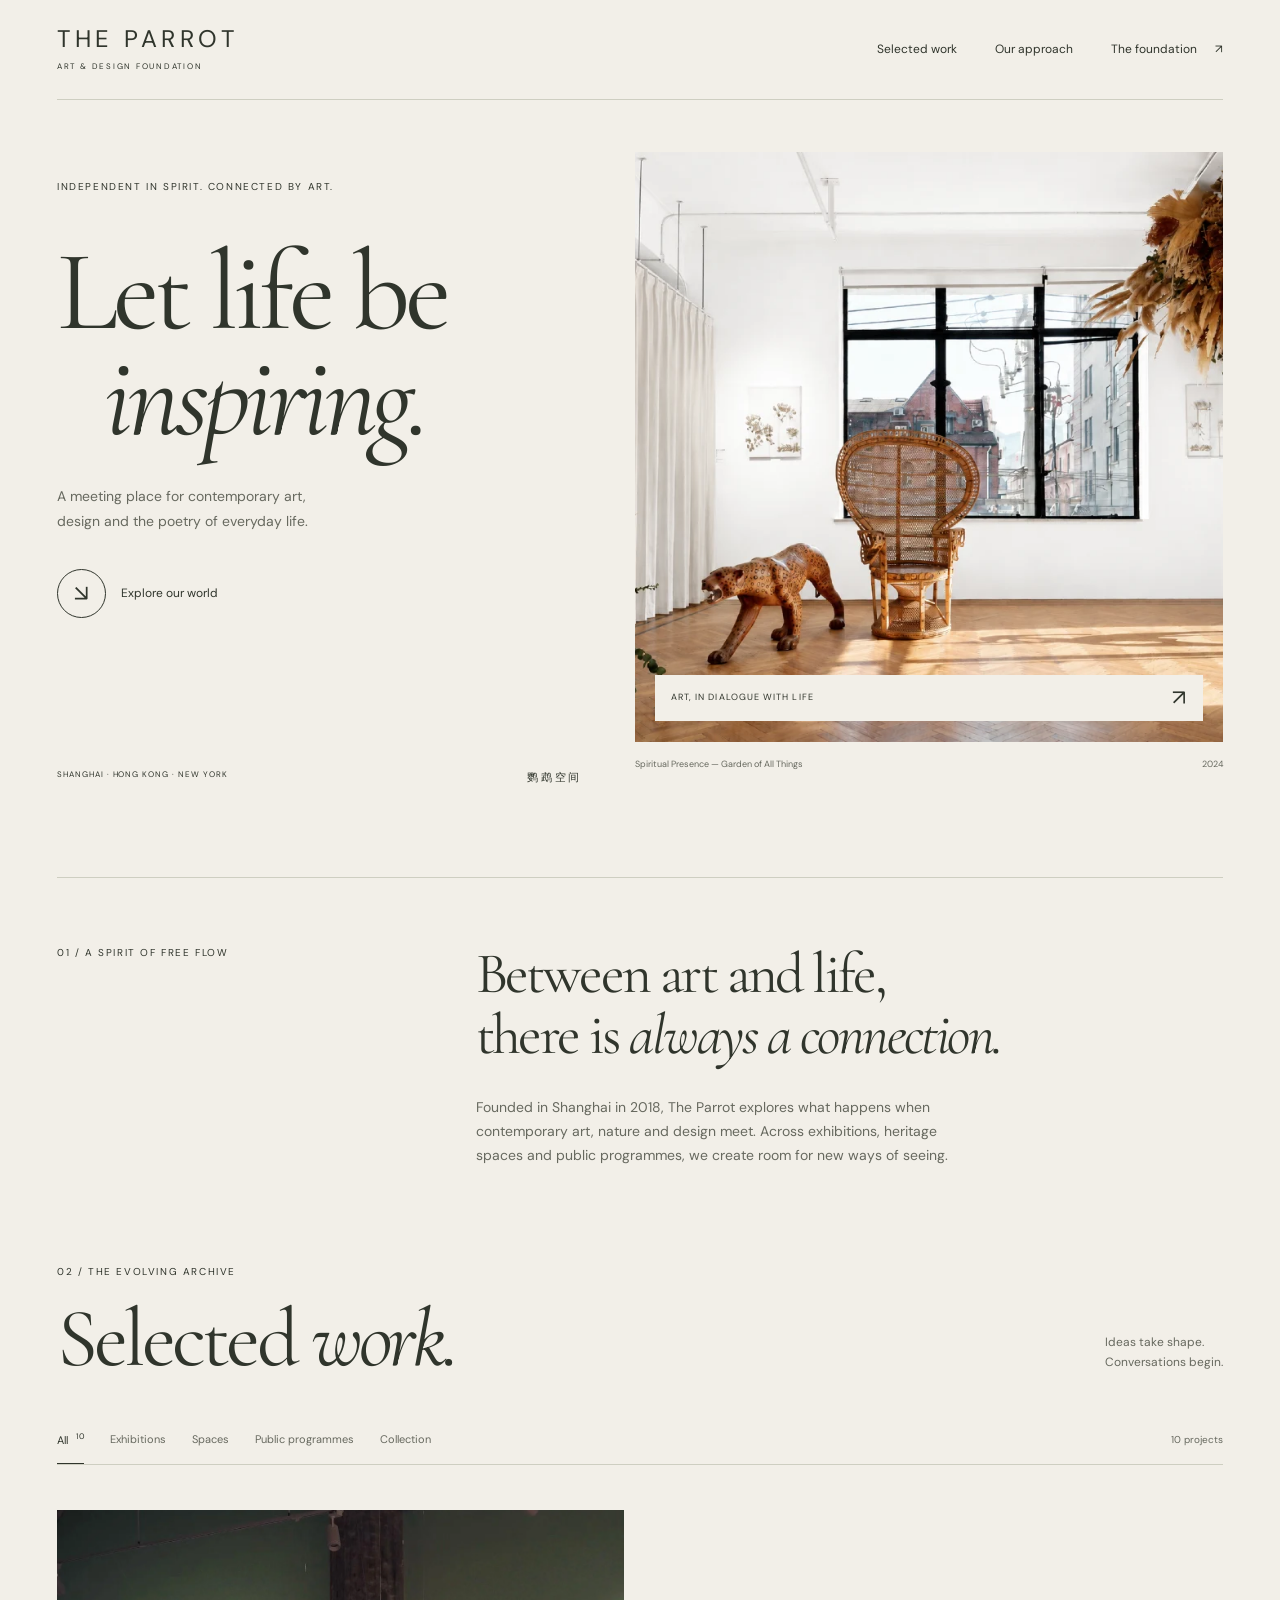
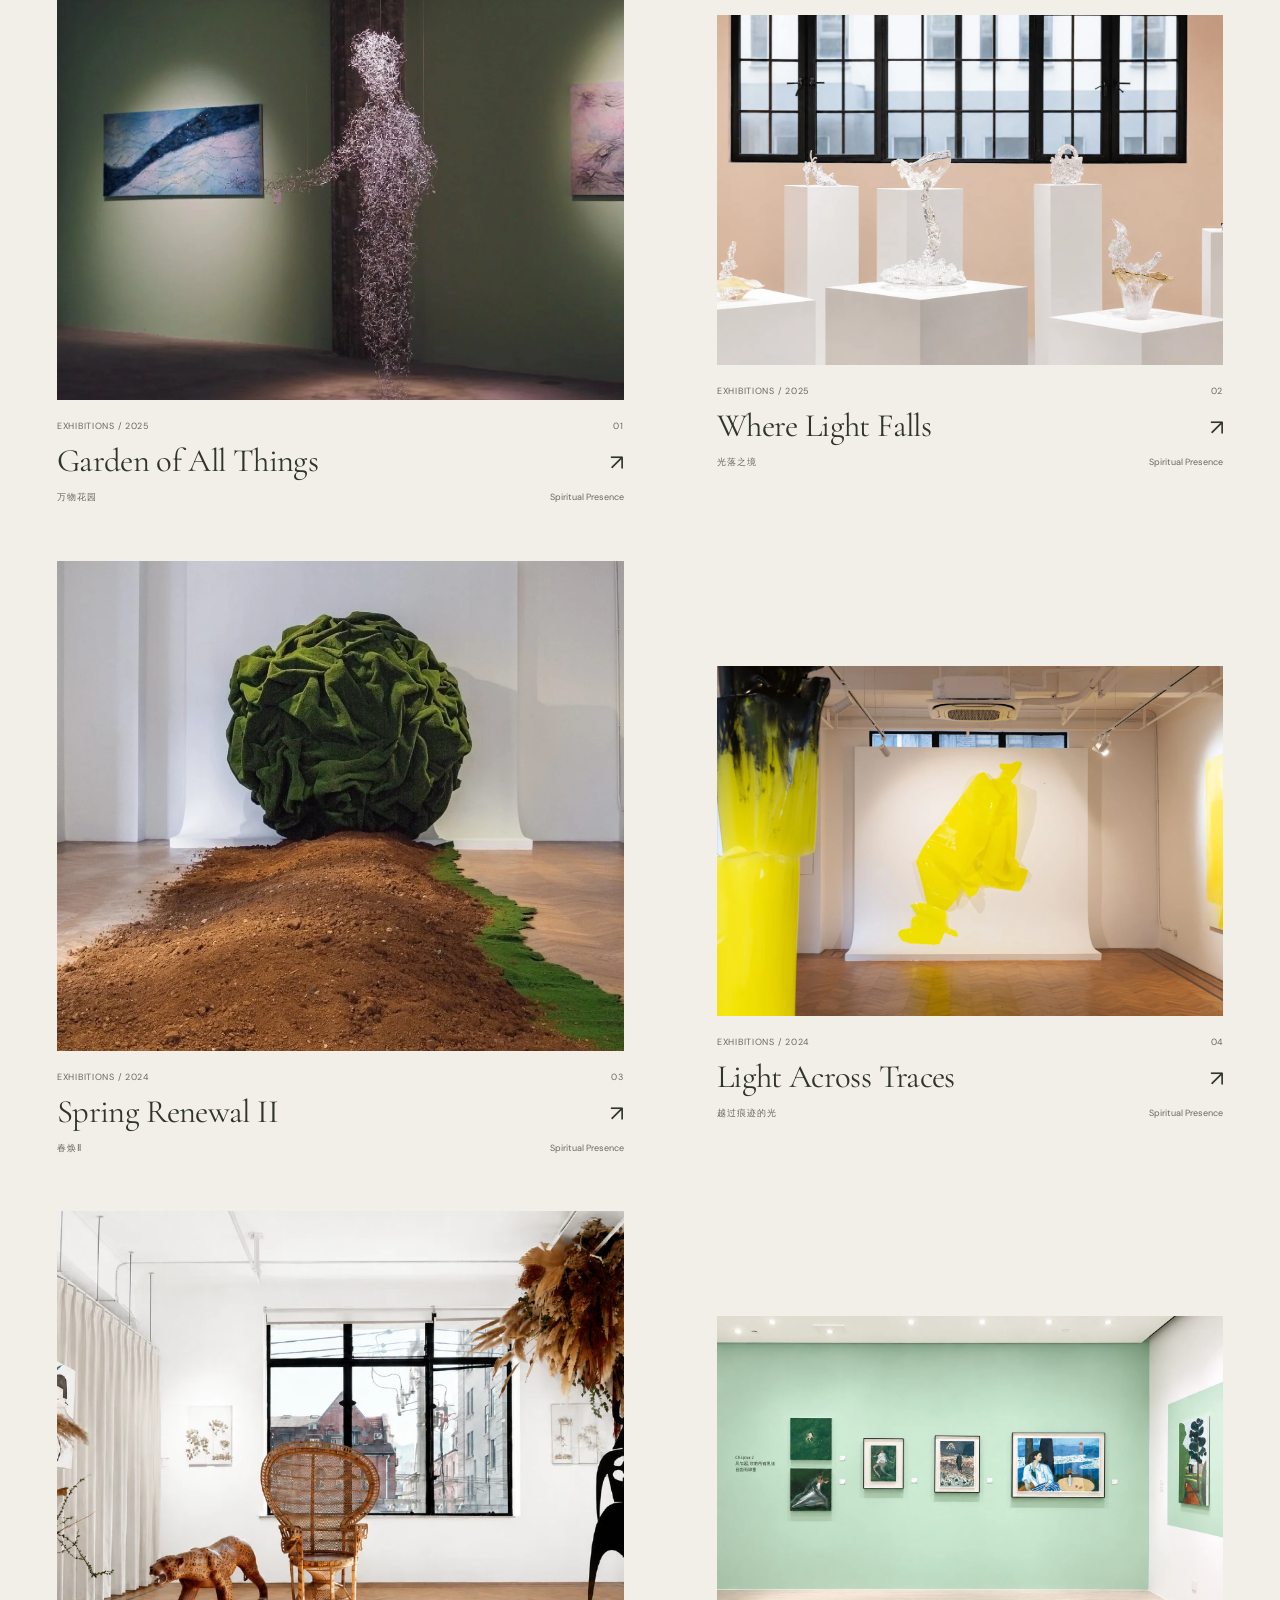
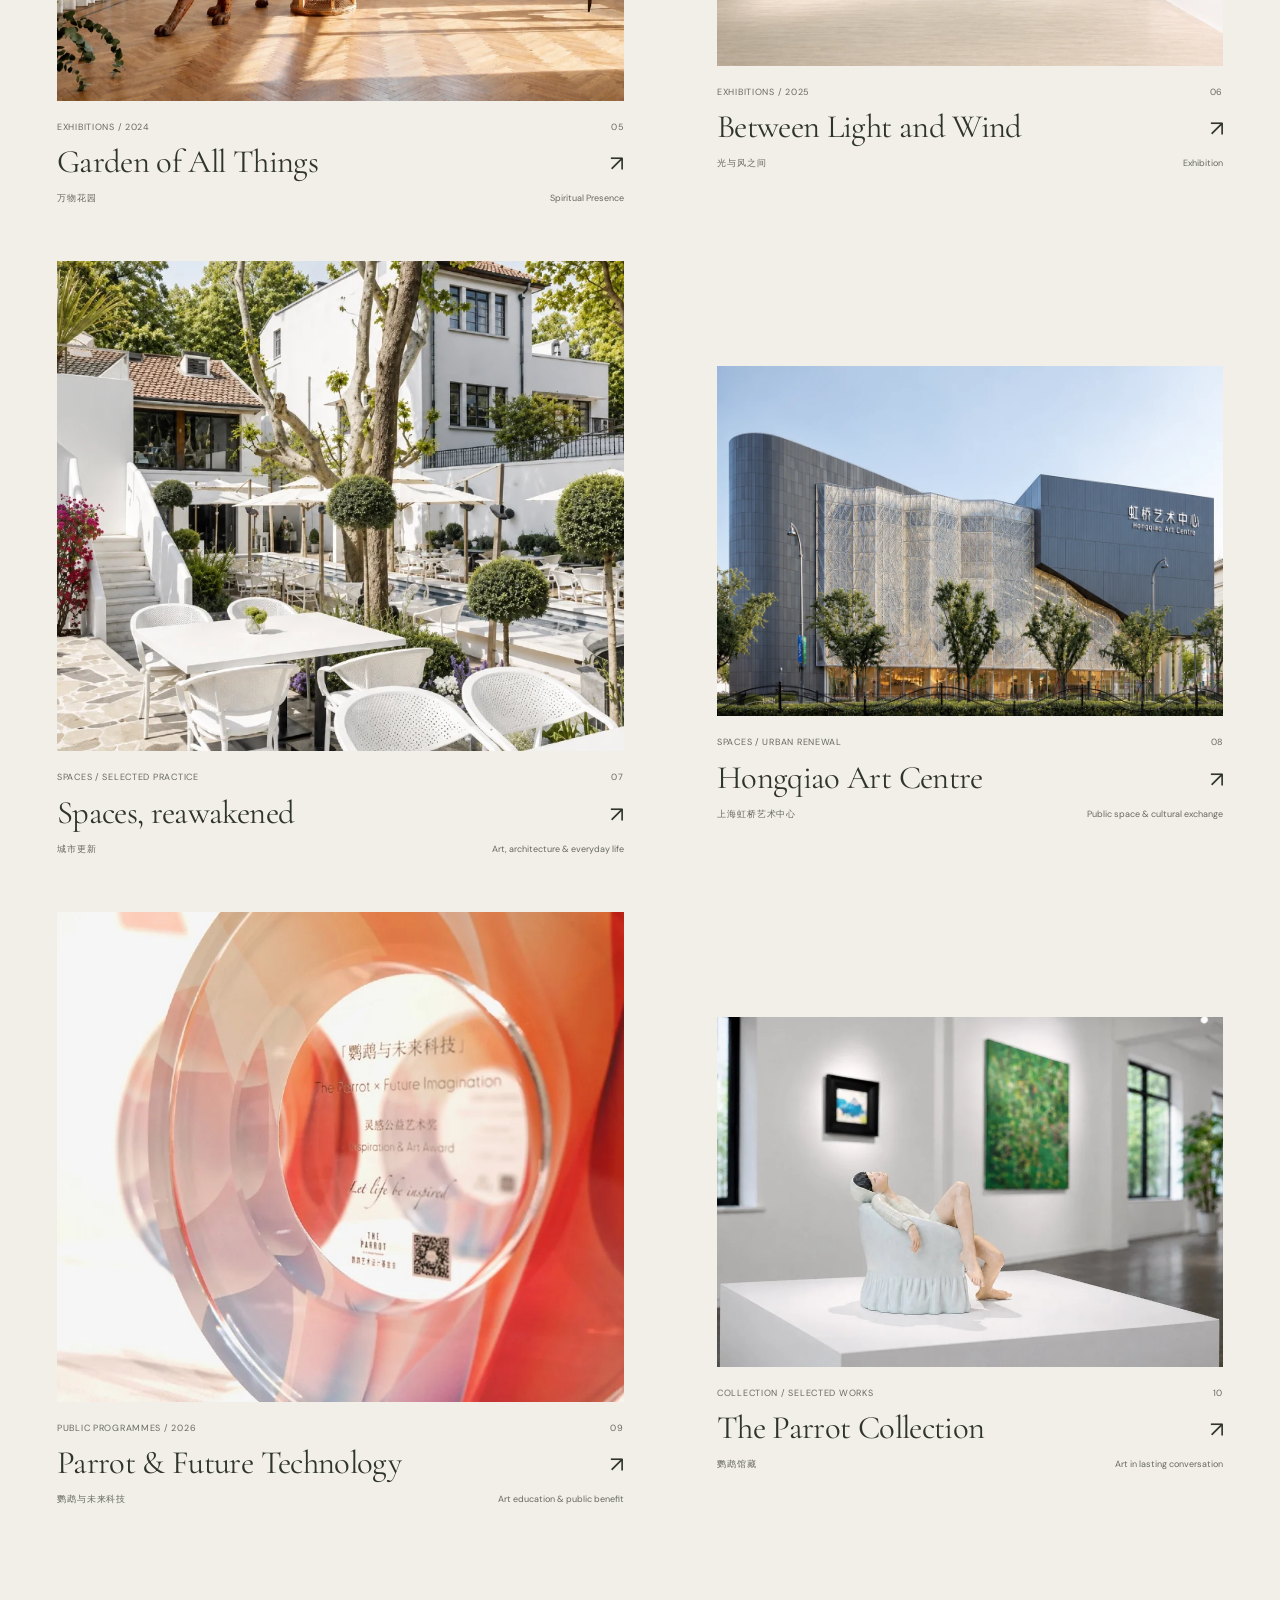
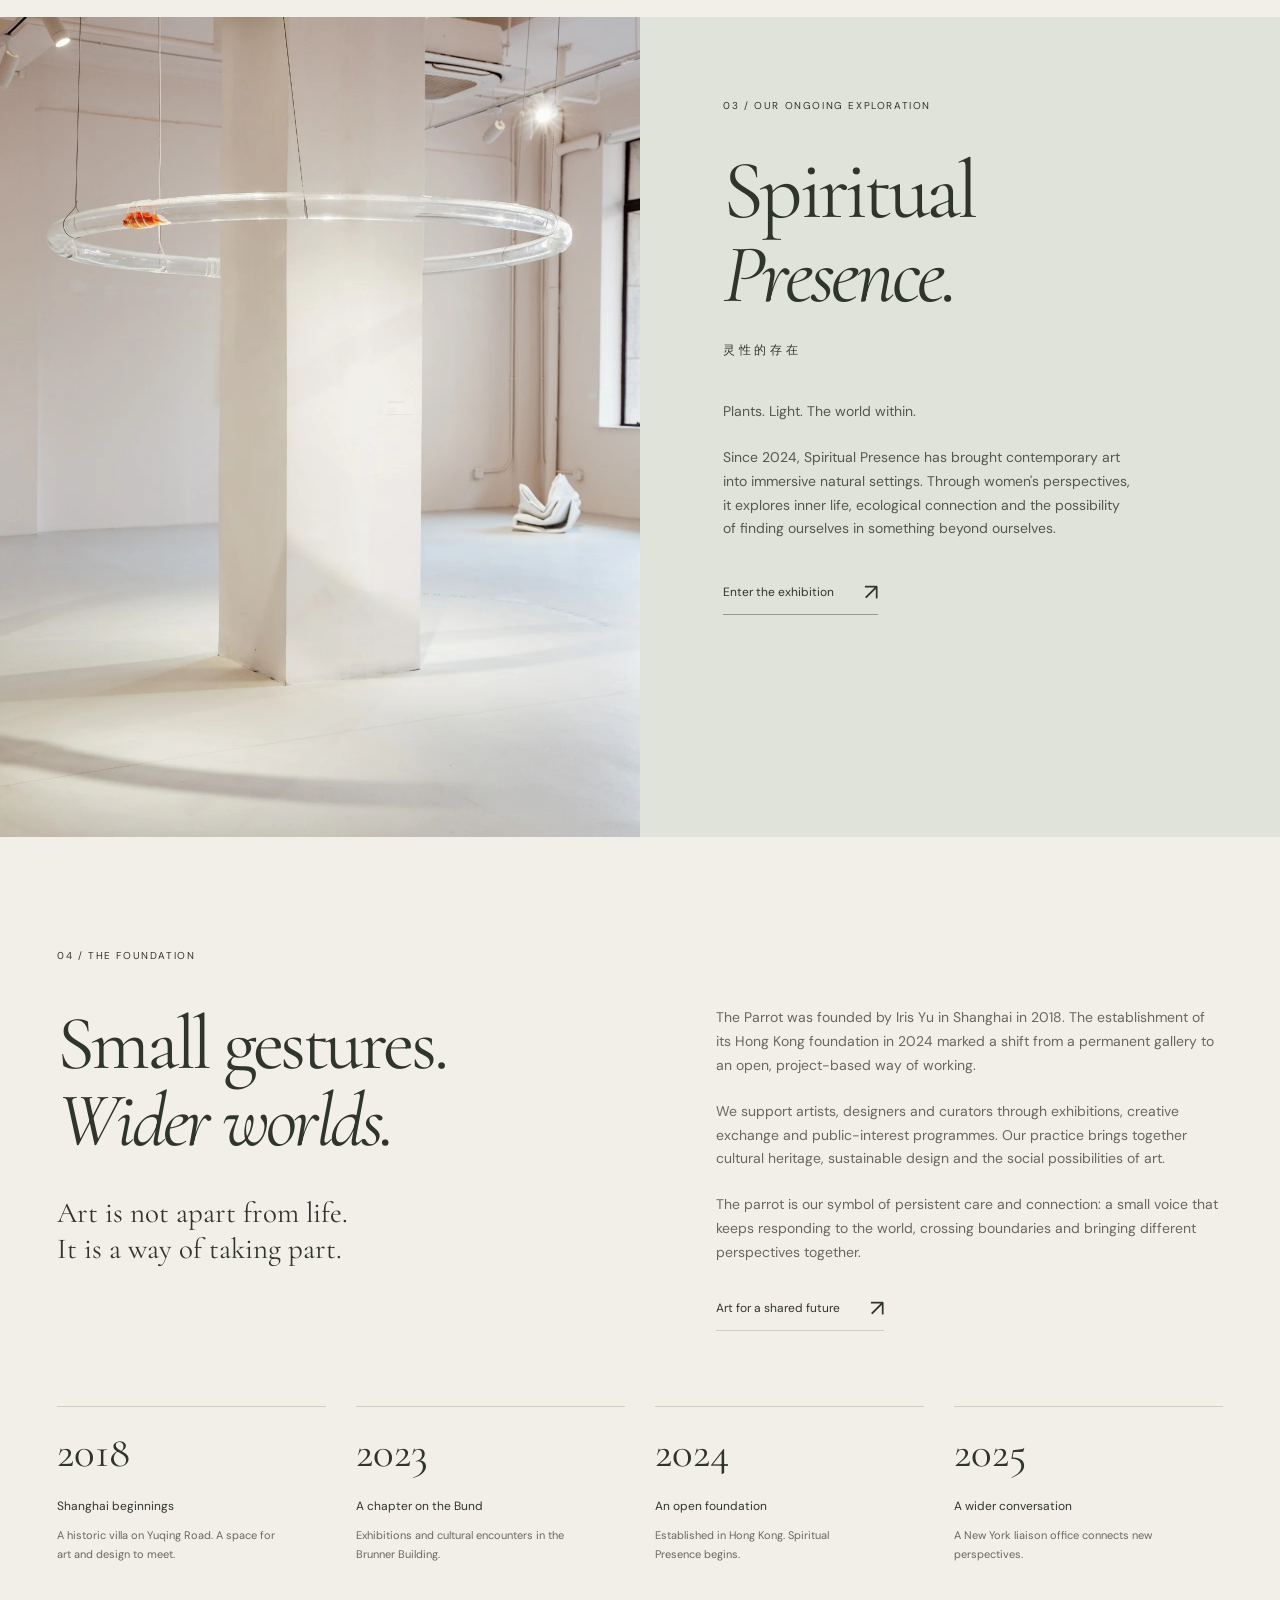
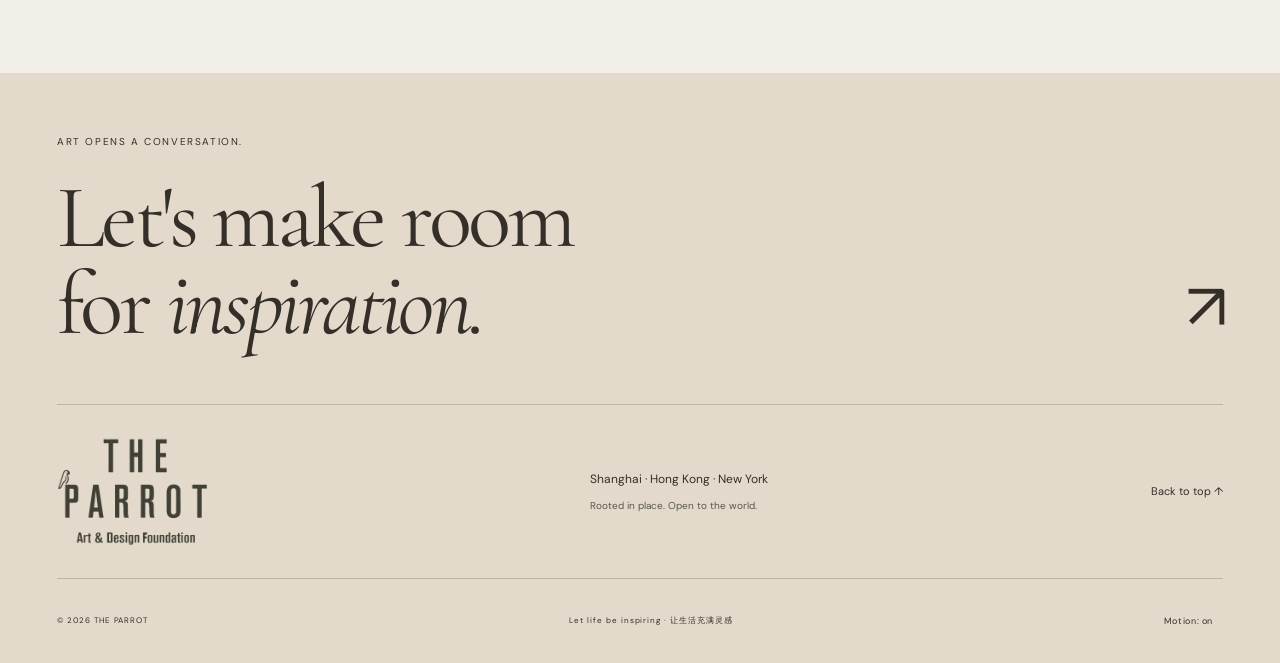
<file: index.html>
<!doctype html><html lang="en"><head><meta charset="utf-8"><meta name="viewport" content="width=device-width,initial-scale=1"><meta name="description" content="The Parrot brings contemporary art, design and everyday life into conversation. Explore exhibitions, spatial practice and public programmes."><meta name="theme-color" content="#f2efe8"><title>The Parrot — Let life be inspiring</title><link rel="icon" href="assets/bird.png"><link rel="stylesheet" href="style.css"><script src="app.js" defer></script></head><body id="top" class=""><a class="skip" href="#main">Skip to content</a>
<header class="site-header"><a href="index.html" class="wordmark" aria-label="The Parrot home"><span>THE PARROT</span><small>ART & DESIGN FOUNDATION</small></a>
<nav aria-label="Main navigation"><a href="index.html#work">Selected work</a><a href="index.html#spirit">Our approach</a><a href="index.html#foundation">The foundation <span aria-hidden="true">↗</span></a></nav></header><main id="main">
<section class="hero" aria-labelledby="hero-title"><div class="hero-copy"><p class="eyebrow intro-label">Independent in spirit. Connected by art.</p><h1 id="hero-title"><span>Let life be</span><em>inspiring.</em></h1><p class="hero-description">A meeting place for contemporary art,<br class="desktop-break"> design and the poetry of everyday life.</p><a href="#work" class="text-link hero-link"><span class="circle-arrow" aria-hidden="true">↘</span>Explore our world</a><div class="hero-bottom"><span>SHANGHAI · HONG KONG · NEW YORK</span><span lang="zh-Hans">鹦鹉空间</span></div></div><figure class="hero-art"><a href="projects/garden-of-all-things-2024.html" aria-label="Explore Garden of All Things, 2024"><img src="assets/p33-109.webp" alt="Sunlight, sculptural objects and lush botanicals in Garden of All Things, 2024" width="1085" height="723" class="" loading="eager" decoding="async"><span class="hero-image-label">ART, IN DIALOGUE WITH LIFE <span aria-hidden="true">↗</span></span></a><figcaption><span>Spiritual Presence — Garden of All Things</span><span>2024</span></figcaption></figure></section>
<section class="intro section-rule"><p class="eyebrow">01 / A spirit of free flow</p><div><h2>Between art and life,<br>there is <em>always a connection.</em></h2><p>Founded in Shanghai in 2018, The Parrot explores what happens when contemporary art, nature and design meet. Across exhibitions, heritage spaces and public programmes, we create room for new ways of seeing.</p></div></section>
<section id="work" class="work" aria-labelledby="work-title"><div class="section-heading"><div><p class="eyebrow">02 / The evolving archive</p><h2 id="work-title">Selected <em>work.</em></h2></div><p>Ideas take shape.<br>Conversations begin.</p></div>
<div class="filter-bar"><div class="filters" aria-label="Filter projects"><button type="button" data-filter="All" aria-pressed="true">All <sup>10</sup></button><button type="button" data-filter="Exhibitions" aria-pressed="false">Exhibitions</button><button type="button" data-filter="Spaces" aria-pressed="false">Spaces</button><button type="button" data-filter="Public programmes" aria-pressed="false">Public programmes</button><button type="button" data-filter="Collection" aria-pressed="false">Collection</button></div><p class="results" aria-live="polite">10 projects</p></div><div class="project-grid"><a class="project-card" data-category="Exhibitions" href="projects/garden-of-all-things-2025.html"><div class="card-image"><img src="assets/p40-262.webp" alt="A suspended sculptural figure in a softly lit green exhibition room" width="1315" height="1703" class="" loading="lazy" decoding="async"><span class="image-cta" aria-hidden="true">Explore ↗</span></div><div class="card-meta"><span>Exhibitions / 2025</span><span>01</span></div><h3>Garden of All Things<span aria-hidden="true">↗</span></h3><p class="card-subtitle"><span lang="zh-Hans">万物花园</span><span>Spiritual Presence</span></p></a><a class="project-card" data-category="Exhibitions" href="projects/where-light-falls.html"><div class="card-image"><img src="assets/p38-252.webp" alt="White sculptural vessels on plinths beneath a tall heritage window" width="1672" height="941" class="" loading="lazy" decoding="async"><span class="image-cta" aria-hidden="true">Explore ↗</span></div><div class="card-meta"><span>Exhibitions / 2025</span><span>02</span></div><h3>Where Light Falls<span aria-hidden="true">↗</span></h3><p class="card-subtitle"><span lang="zh-Hans">光落之境</span><span>Spiritual Presence</span></p></a><a class="project-card" data-category="Exhibitions" href="projects/spring-renewal-ii.html"><div class="card-image"><img src="assets/p25-102.webp" alt="A large green plant-inspired form above an installation of earth and moss" width="1085" height="1446" class="" loading="lazy" decoding="async"><span class="image-cta" aria-hidden="true">Explore ↗</span></div><div class="card-meta"><span>Exhibitions / 2024</span><span>03</span></div><h3>Spring Renewal II<span aria-hidden="true">↗</span></h3><p class="card-subtitle"><span lang="zh-Hans">春焕Ⅱ</span><span>Spiritual Presence</span></p></a><a class="project-card" data-category="Exhibitions" href="projects/light-across-traces.html"><div class="card-image"><img src="assets/p30-211.webp" alt="Brilliant yellow painted forms in a white exhibition space" width="1920" height="1081" class="" loading="lazy" decoding="async"><span class="image-cta" aria-hidden="true">Explore ↗</span></div><div class="card-meta"><span>Exhibitions / 2024</span><span>04</span></div><h3>Light Across Traces<span aria-hidden="true">↗</span></h3><p class="card-subtitle"><span lang="zh-Hans">越过痕迹的光</span><span>Spiritual Presence</span></p></a><a class="project-card" data-category="Exhibitions" href="projects/garden-of-all-things-2024.html"><div class="card-image"><img src="assets/p33-109.webp" alt="Sunlit heritage gallery with botanicals, furniture and sculptural forms" width="1085" height="723" class="" loading="lazy" decoding="async"><span class="image-cta" aria-hidden="true">Explore ↗</span></div><div class="card-meta"><span>Exhibitions / 2024</span><span>05</span></div><h3>Garden of All Things<span aria-hidden="true">↗</span></h3><p class="card-subtitle"><span lang="zh-Hans">万物花园</span><span>Spiritual Presence</span></p></a><a class="project-card" data-category="Exhibitions" href="projects/between-light-and-wind.html"><div class="card-image"><img src="assets/p36-241.webp" alt="Paintings arranged along a pale green gallery wall" width="1448" height="1086" class="" loading="lazy" decoding="async"><span class="image-cta" aria-hidden="true">Explore ↗</span></div><div class="card-meta"><span>Exhibitions / 2025</span><span>06</span></div><h3>Between Light and Wind<span aria-hidden="true">↗</span></h3><p class="card-subtitle"><span lang="zh-Hans">光与风之间</span><span>Exhibition</span></p></a><a class="project-card" data-category="Spaces" href="projects/urban-renewal.html"><div class="card-image"><img src="assets/p50-323.webp" alt="A leafy terrace and heritage mansion at 285 Hunan Road" width="1082" height="640" class="" loading="lazy" decoding="async"><span class="image-cta" aria-hidden="true">Explore ↗</span></div><div class="card-meta"><span>Spaces / Selected practice</span><span>07</span></div><h3>Spaces, reawakened<span aria-hidden="true">↗</span></h3><p class="card-subtitle"><span lang="zh-Hans">城市更新</span><span>Art, architecture &amp; everyday life</span></p></a><a class="project-card" data-category="Spaces" href="projects/hongqiao-art-centre.html"><div class="card-image"><img src="assets/p52-336.webp" alt="The perforated facade of Shanghai Hongqiao Art Centre" width="1122" height="1402" class="" loading="lazy" decoding="async"><span class="image-cta" aria-hidden="true">Explore ↗</span></div><div class="card-meta"><span>Spaces / Urban renewal</span><span>08</span></div><h3>Hongqiao Art Centre<span aria-hidden="true">↗</span></h3><p class="card-subtitle"><span lang="zh-Hans">上海虹桥艺术中心</span><span>Public space &amp; cultural exchange</span></p></a><a class="project-card" data-category="Public programmes" href="projects/parrot-future-technology.html"><div class="card-image"><img src="assets/p43-280.webp" alt="Translucent award trophy for the Parrot and Future Technology children&#x27;s art programme" width="1085" height="723" class="" loading="lazy" decoding="async"><span class="image-cta" aria-hidden="true">Explore ↗</span></div><div class="card-meta"><span>Public programmes / 2026</span><span>09</span></div><h3>Parrot &amp; Future Technology<span aria-hidden="true">↗</span></h3><p class="card-subtitle"><span lang="zh-Hans">鹦鹉与未来科技</span><span>Art education &amp; public benefit</span></p></a><a class="project-card" data-category="Collection" href="projects/the-parrot-collection.html"><div class="card-image"><img src="assets/p55-354.webp" alt="A figurative sculpture on a plinth among paintings in the gallery" width="1042" height="694" class="" loading="lazy" decoding="async"><span class="image-cta" aria-hidden="true">Explore ↗</span></div><div class="card-meta"><span>Collection / Selected works</span><span>10</span></div><h3>The Parrot Collection<span aria-hidden="true">↗</span></h3><p class="card-subtitle"><span lang="zh-Hans">鹦鹉馆藏</span><span>Art in lasting conversation</span></p></a></div></section>
<section id="spirit" class="spirit" aria-labelledby="spirit-title"><div class="spirit-image"><img src="assets/p26-187.webp" alt="A circular white installation lit by a heritage window in Spring Renewal II" width="1280" height="1920" class="" loading="lazy" decoding="async"></div><div class="spirit-copy"><p class="eyebrow">03 / Our ongoing exploration</p><h2 id="spirit-title">Spiritual<br><em>Presence.</em></h2><p class="chinese-heading" lang="zh-Hans">灵性的存在</p><p>Plants. Light. The world within.</p><p>Since 2024, Spiritual Presence has brought contemporary art into immersive natural settings. Through women's perspectives, it explores inner life, ecological connection and the possibility of finding ourselves in something beyond ourselves.</p><a class="text-link" href="projects/spring-renewal-ii.html">Enter the exhibition <span aria-hidden="true">↗</span></a></div></section>
<section id="foundation" class="foundation" aria-labelledby="foundation-title"><p class="eyebrow">04 / The foundation</p><div class="foundation-main"><div><h2 id="foundation-title">Small gestures.<br><em>Wider worlds.</em></h2><p class="foundation-statement">Art is not apart from life.<br>It is a way of taking part.</p></div><div class="foundation-detail"><p>The Parrot was founded by Iris Yu in Shanghai in 2018. The establishment of its Hong Kong foundation in 2024 marked a shift from a permanent gallery to an open, project-based way of working.</p><p>We support artists, designers and curators through exhibitions, creative exchange and public-interest programmes. Our practice brings together cultural heritage, sustainable design and the social possibilities of art.</p><p>The parrot is our symbol of persistent care and connection: a small voice that keeps responding to the world, crossing boundaries and bringing different perspectives together.</p><a class="text-link" href="projects/parrot-future-technology.html">Art for a shared future <span aria-hidden="true">↗</span></a></div></div><ol class="timeline"><li><span>2018</span><h3>Shanghai beginnings</h3><p>A historic villa on Yuqing Road. A space for art and design to meet.</p></li><li><span>2023</span><h3>A chapter on the Bund</h3><p>Exhibitions and cultural encounters in the Brunner Building.</p></li><li><span>2024</span><h3>An open foundation</h3><p>Established in Hong Kong. Spiritual Presence begins.</p></li><li><span>2025</span><h3>A wider conversation</h3><p>A New York liaison office connects new perspectives.</p></li></ol></section></main><footer class="footer"><div class="footer-top"><p class="eyebrow">Art opens a conversation.</p><a href="index.html#foundation" class="footer-invite">Let's make room<br>for <em>inspiration.</em><span aria-hidden="true">↗</span></a></div><div class="footer-bottom"><a href="index.html" aria-label="The Parrot home"><img src="assets/parrot-mark.png" alt="The Parrot — Art &amp; Design Foundation" width="740" height="522" class="footer-mark" loading="lazy" decoding="async"></a><div><p>Shanghai · Hong Kong · New York</p><p class="muted">Rooted in place. Open to the world.</p></div><a href="#top" class="top-link">Back to top ↑</a></div><div class="colophon"><span>© 2026 THE PARROT</span><span>Let life be inspiring · 让生活充满灵感</span></div></footer></body></html>
</file>
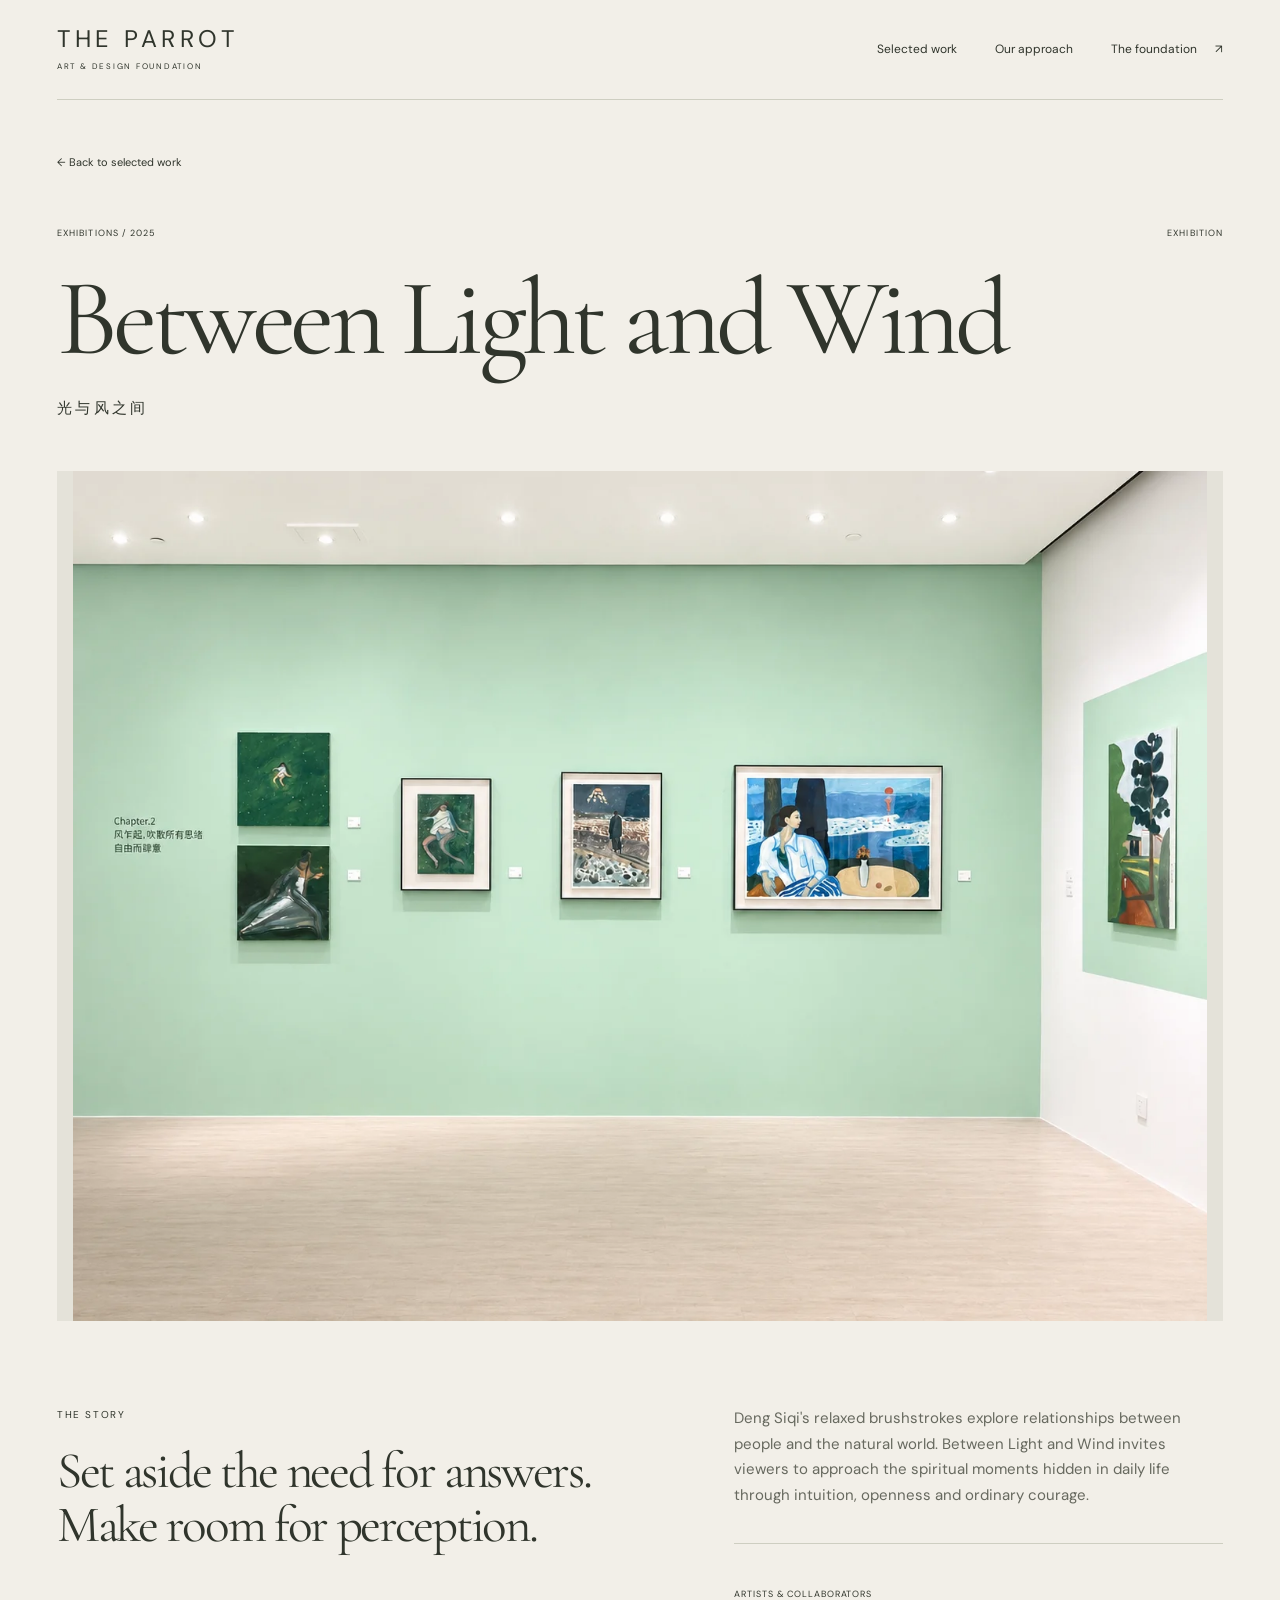
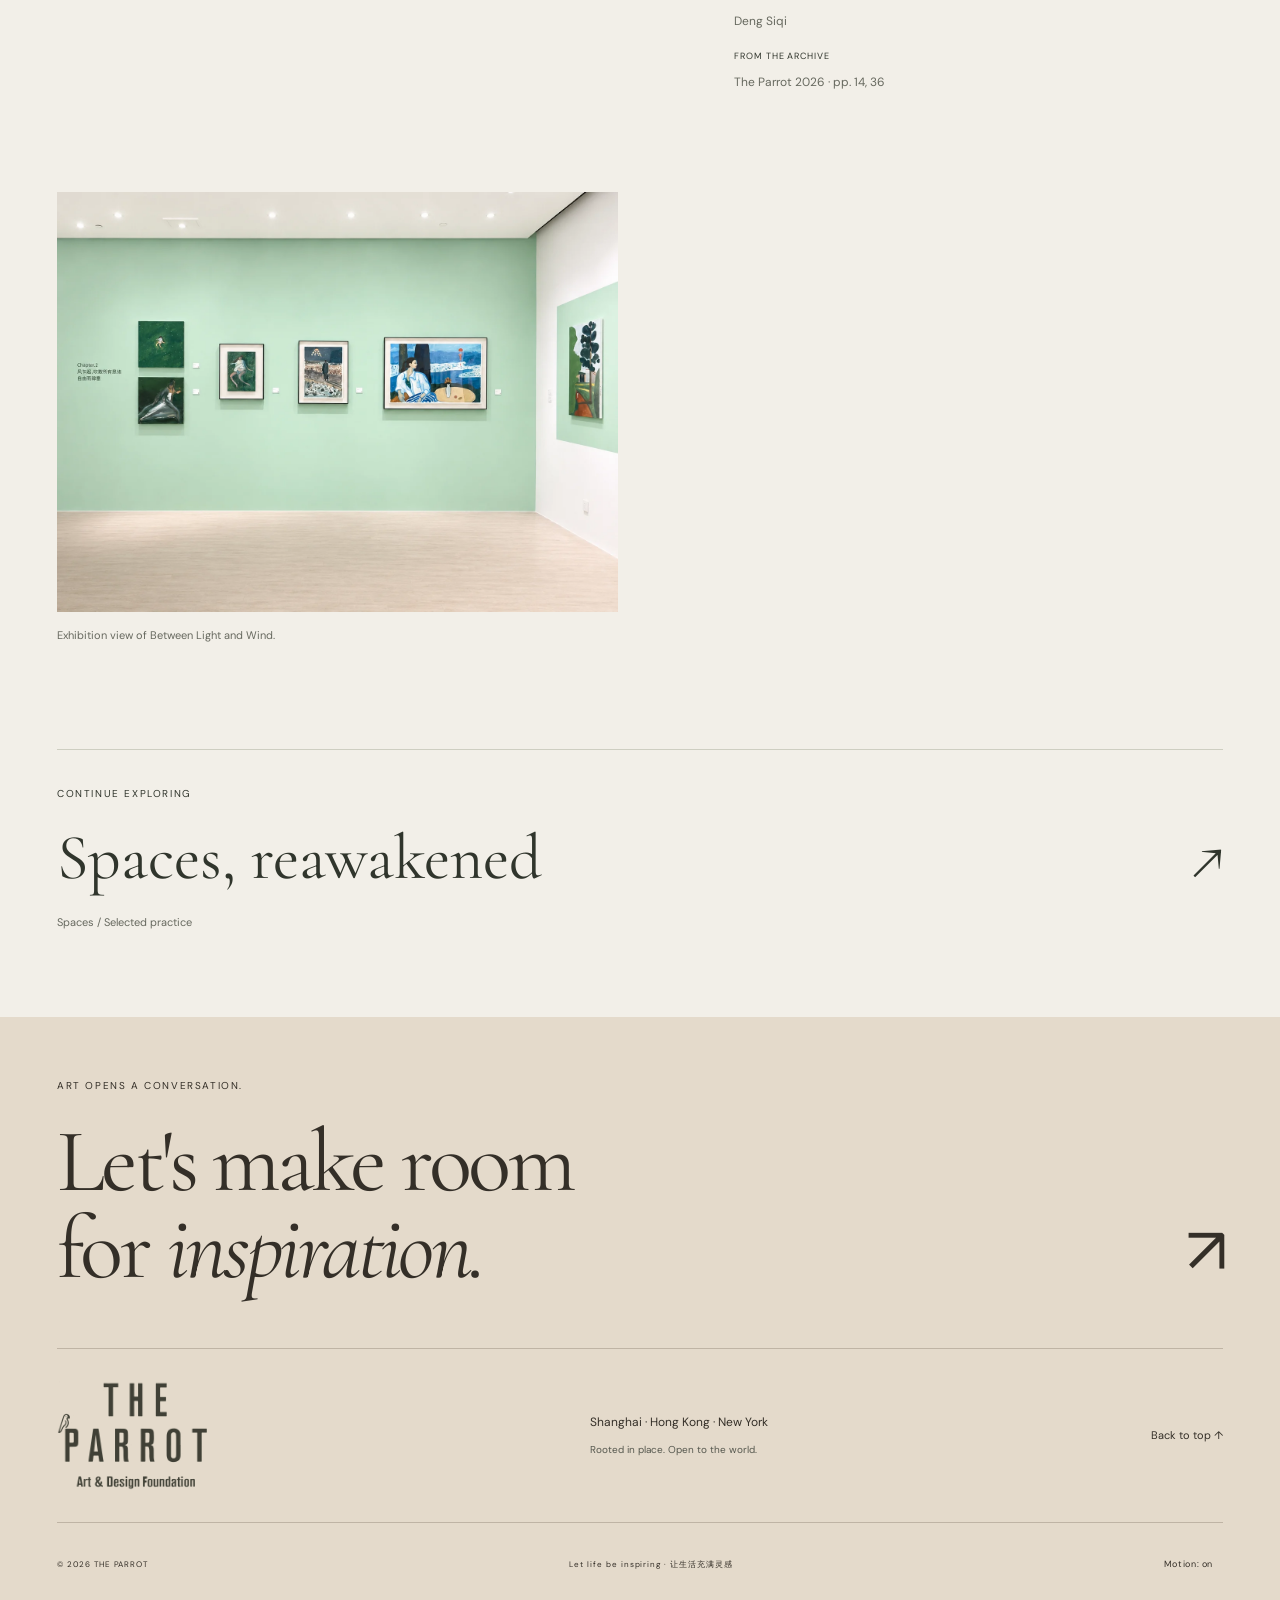
<file: projects/between-light-and-wind.html>
<!doctype html><html lang="en"><head><meta charset="utf-8"><meta name="viewport" content="width=device-width,initial-scale=1"><meta name="description" content="Set aside the need for answers. Make room for perception."><meta name="theme-color" content="#f2efe8"><title>Between Light and Wind — The Parrot</title><link rel="icon" href="../assets/bird.png"><link rel="stylesheet" href="../style.css"><script src="../app.js" defer></script></head><body id="top" class="project-page"><a class="skip" href="#main">Skip to content</a>
<header class="site-header"><a href="../index.html" class="wordmark" aria-label="The Parrot home"><span>THE PARROT</span><small>ART & DESIGN FOUNDATION</small></a>
<nav aria-label="Main navigation"><a href="../index.html#work">Selected work</a><a href="../index.html#spirit">Our approach</a><a href="../index.html#foundation">The foundation <span aria-hidden="true">↗</span></a></nav></header><main id="main"><section class="project-heading"><a class="back" href="../index.html#work">← Back to selected work</a><div class="project-kicker"><span>Exhibitions / 2025</span><span>Exhibition</span></div><h1>Between Light and Wind</h1><p class="project-chinese" lang="zh-Hans">光与风之间</p></section><figure class="project-hero"><img src="../assets/p36-241.webp" alt="Paintings arranged along a pale green gallery wall" width="1448" height="1086" class="" loading="eager" decoding="async"></figure><section class="project-story"><div><p class="eyebrow">The story</p><h2>Set aside the need for answers. Make room for perception.</h2></div><div><p>Deng Siqi&#x27;s relaxed brushstrokes explore relationships between people and the natural world. Between Light and Wind invites viewers to approach the spiritual moments hidden in daily life through intuition, openness and ordinary courage.</p><dl><dt>Artists & collaborators</dt><dd>Deng Siqi</dd><dt>From the archive</dt><dd>The Parrot 2026 · pp. 14, 36</dd></dl></div></section><section class="gallery" aria-label="Project image gallery"><figure class="gallery-item"><img src="../assets/p36-241.webp" alt="Exhibition view of Between Light and Wind." width="1448" height="1086" class="" loading="lazy" decoding="async"><figcaption>Exhibition view of Between Light and Wind.</figcaption></figure></section><aside class="next-project"><p class="eyebrow">Continue exploring</p><a href="urban-renewal.html">Spaces, reawakened<span aria-hidden="true">↗</span></a><p>Spaces / Selected practice</p></aside></main><footer class="footer"><div class="footer-top"><p class="eyebrow">Art opens a conversation.</p><a href="../index.html#foundation" class="footer-invite">Let's make room<br>for <em>inspiration.</em><span aria-hidden="true">↗</span></a></div><div class="footer-bottom"><a href="../index.html" aria-label="The Parrot home"><img src="../assets/parrot-mark.png" alt="The Parrot — Art &amp; Design Foundation" width="740" height="522" class="footer-mark" loading="lazy" decoding="async"></a><div><p>Shanghai · Hong Kong · New York</p><p class="muted">Rooted in place. Open to the world.</p></div><a href="#top" class="top-link">Back to top ↑</a></div><div class="colophon"><span>© 2026 THE PARROT</span><span>Let life be inspiring · 让生活充满灵感</span></div></footer></body></html>
</file>
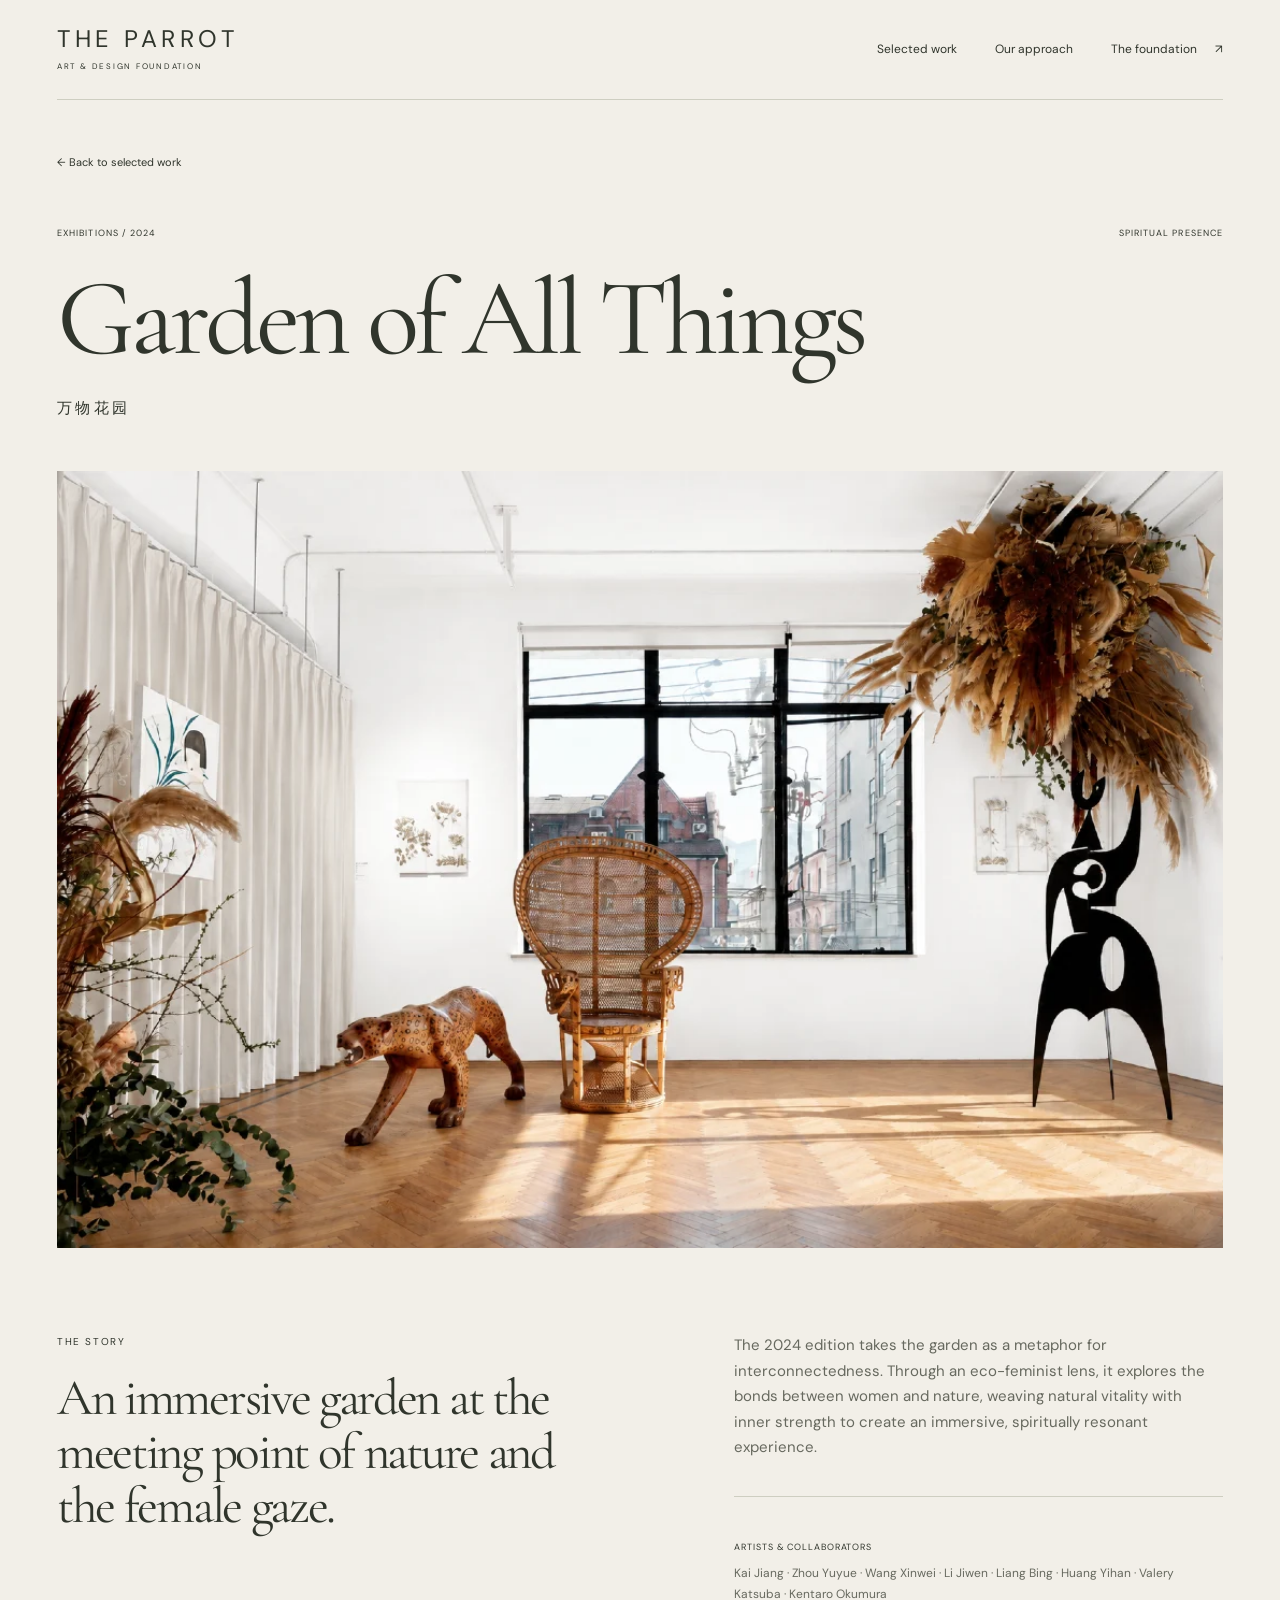
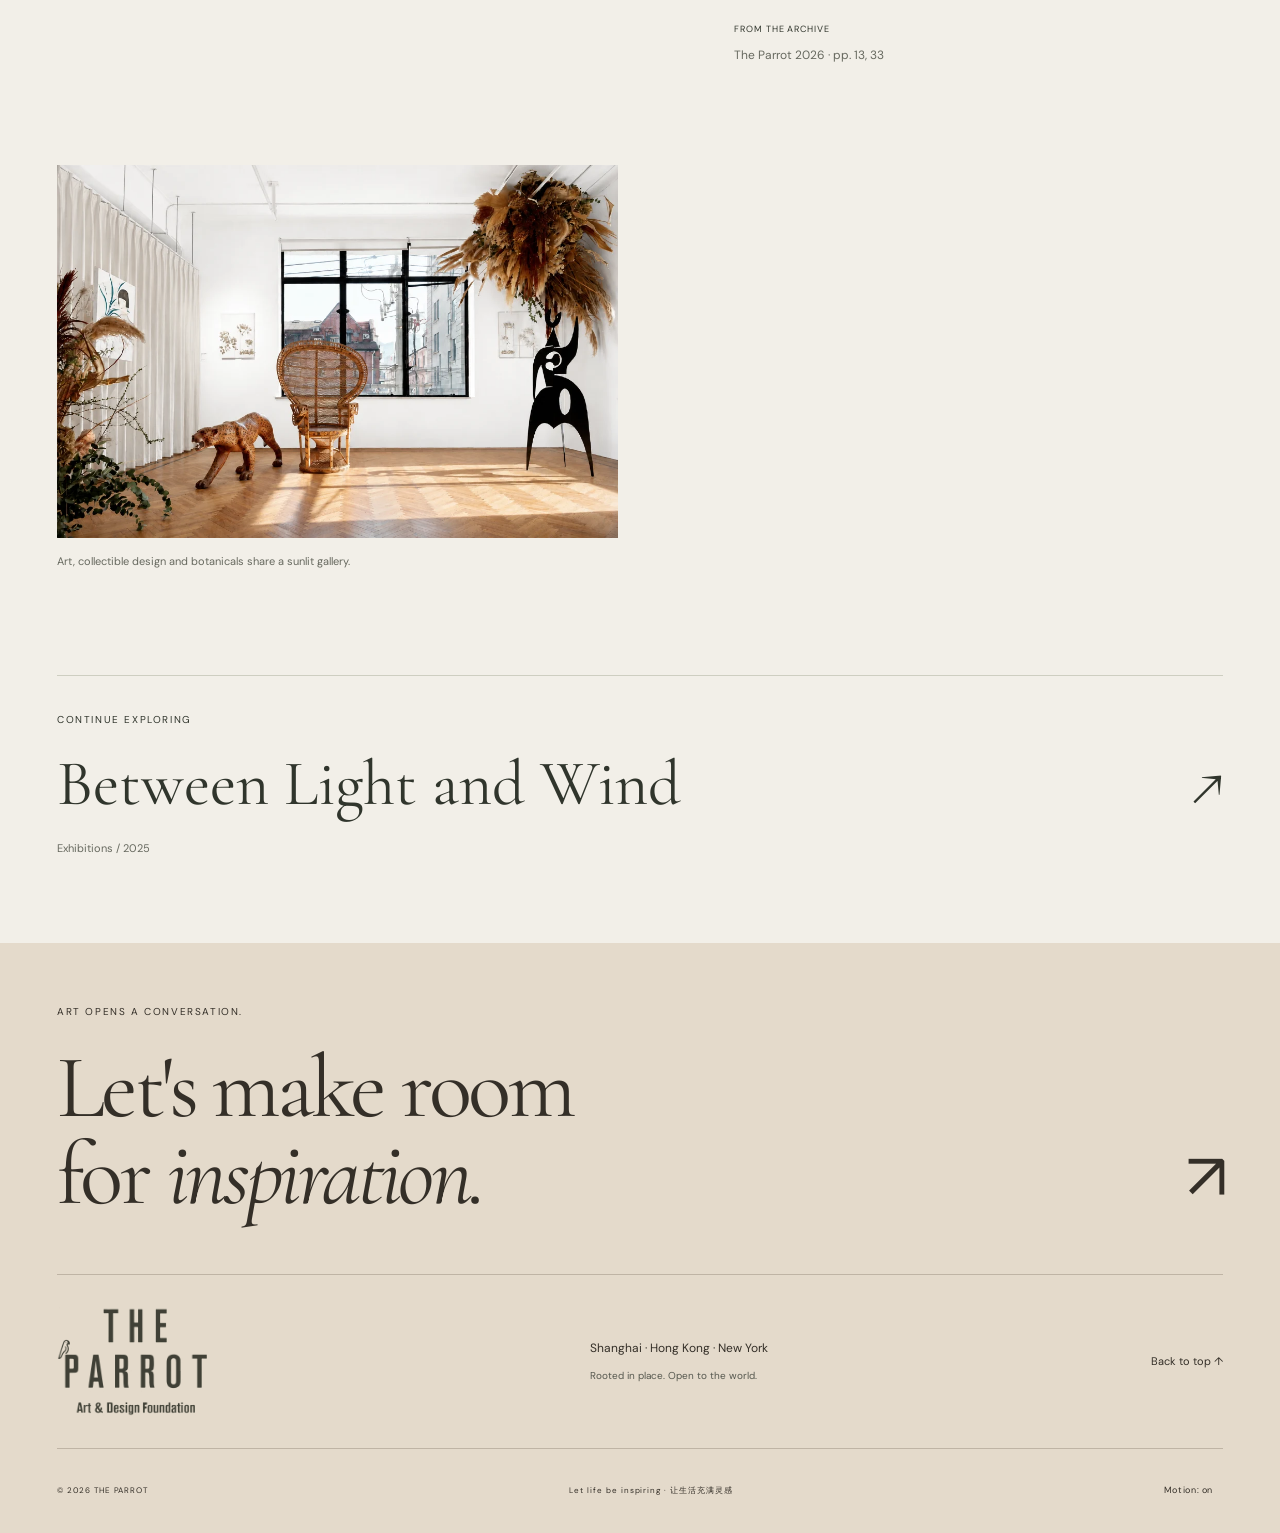
<file: projects/garden-of-all-things-2024.html>
<!doctype html><html lang="en"><head><meta charset="utf-8"><meta name="viewport" content="width=device-width,initial-scale=1"><meta name="description" content="An immersive garden at the meeting point of nature and the female gaze."><meta name="theme-color" content="#f2efe8"><title>Garden of All Things — The Parrot</title><link rel="icon" href="../assets/bird.png"><link rel="stylesheet" href="../style.css"><script src="../app.js" defer></script></head><body id="top" class="project-page"><a class="skip" href="#main">Skip to content</a>
<header class="site-header"><a href="../index.html" class="wordmark" aria-label="The Parrot home"><span>THE PARROT</span><small>ART & DESIGN FOUNDATION</small></a>
<nav aria-label="Main navigation"><a href="../index.html#work">Selected work</a><a href="../index.html#spirit">Our approach</a><a href="../index.html#foundation">The foundation <span aria-hidden="true">↗</span></a></nav></header><main id="main"><section class="project-heading"><a class="back" href="../index.html#work">← Back to selected work</a><div class="project-kicker"><span>Exhibitions / 2024</span><span>Spiritual Presence</span></div><h1>Garden of All Things</h1><p class="project-chinese" lang="zh-Hans">万物花园</p></section><figure class="project-hero"><img src="../assets/p33-109.webp" alt="Sunlit heritage gallery with botanicals, furniture and sculptural forms" width="1085" height="723" class="" loading="eager" decoding="async"></figure><section class="project-story"><div><p class="eyebrow">The story</p><h2>An immersive garden at the meeting point of nature and the female gaze.</h2></div><div><p>The 2024 edition takes the garden as a metaphor for interconnectedness. Through an eco-feminist lens, it explores the bonds between women and nature, weaving natural vitality with inner strength to create an immersive, spiritually resonant experience.</p><dl><dt>Artists & collaborators</dt><dd>Kai Jiang · Zhou Yuyue · Wang Xinwei · Li Jiwen · Liang Bing · Huang Yihan · Valery Katsuba · Kentaro Okumura</dd><dt>From the archive</dt><dd>The Parrot 2026 · pp. 13, 33</dd></dl></div></section><section class="gallery" aria-label="Project image gallery"><figure class="gallery-item"><img src="../assets/p33-109.webp" alt="Art, collectible design and botanicals share a sunlit gallery." width="1085" height="723" class="" loading="lazy" decoding="async"><figcaption>Art, collectible design and botanicals share a sunlit gallery.</figcaption></figure></section><aside class="next-project"><p class="eyebrow">Continue exploring</p><a href="between-light-and-wind.html">Between Light and Wind<span aria-hidden="true">↗</span></a><p>Exhibitions / 2025</p></aside></main><footer class="footer"><div class="footer-top"><p class="eyebrow">Art opens a conversation.</p><a href="../index.html#foundation" class="footer-invite">Let's make room<br>for <em>inspiration.</em><span aria-hidden="true">↗</span></a></div><div class="footer-bottom"><a href="../index.html" aria-label="The Parrot home"><img src="../assets/parrot-mark.png" alt="The Parrot — Art &amp; Design Foundation" width="740" height="522" class="footer-mark" loading="lazy" decoding="async"></a><div><p>Shanghai · Hong Kong · New York</p><p class="muted">Rooted in place. Open to the world.</p></div><a href="#top" class="top-link">Back to top ↑</a></div><div class="colophon"><span>© 2026 THE PARROT</span><span>Let life be inspiring · 让生活充满灵感</span></div></footer></body></html>
</file>
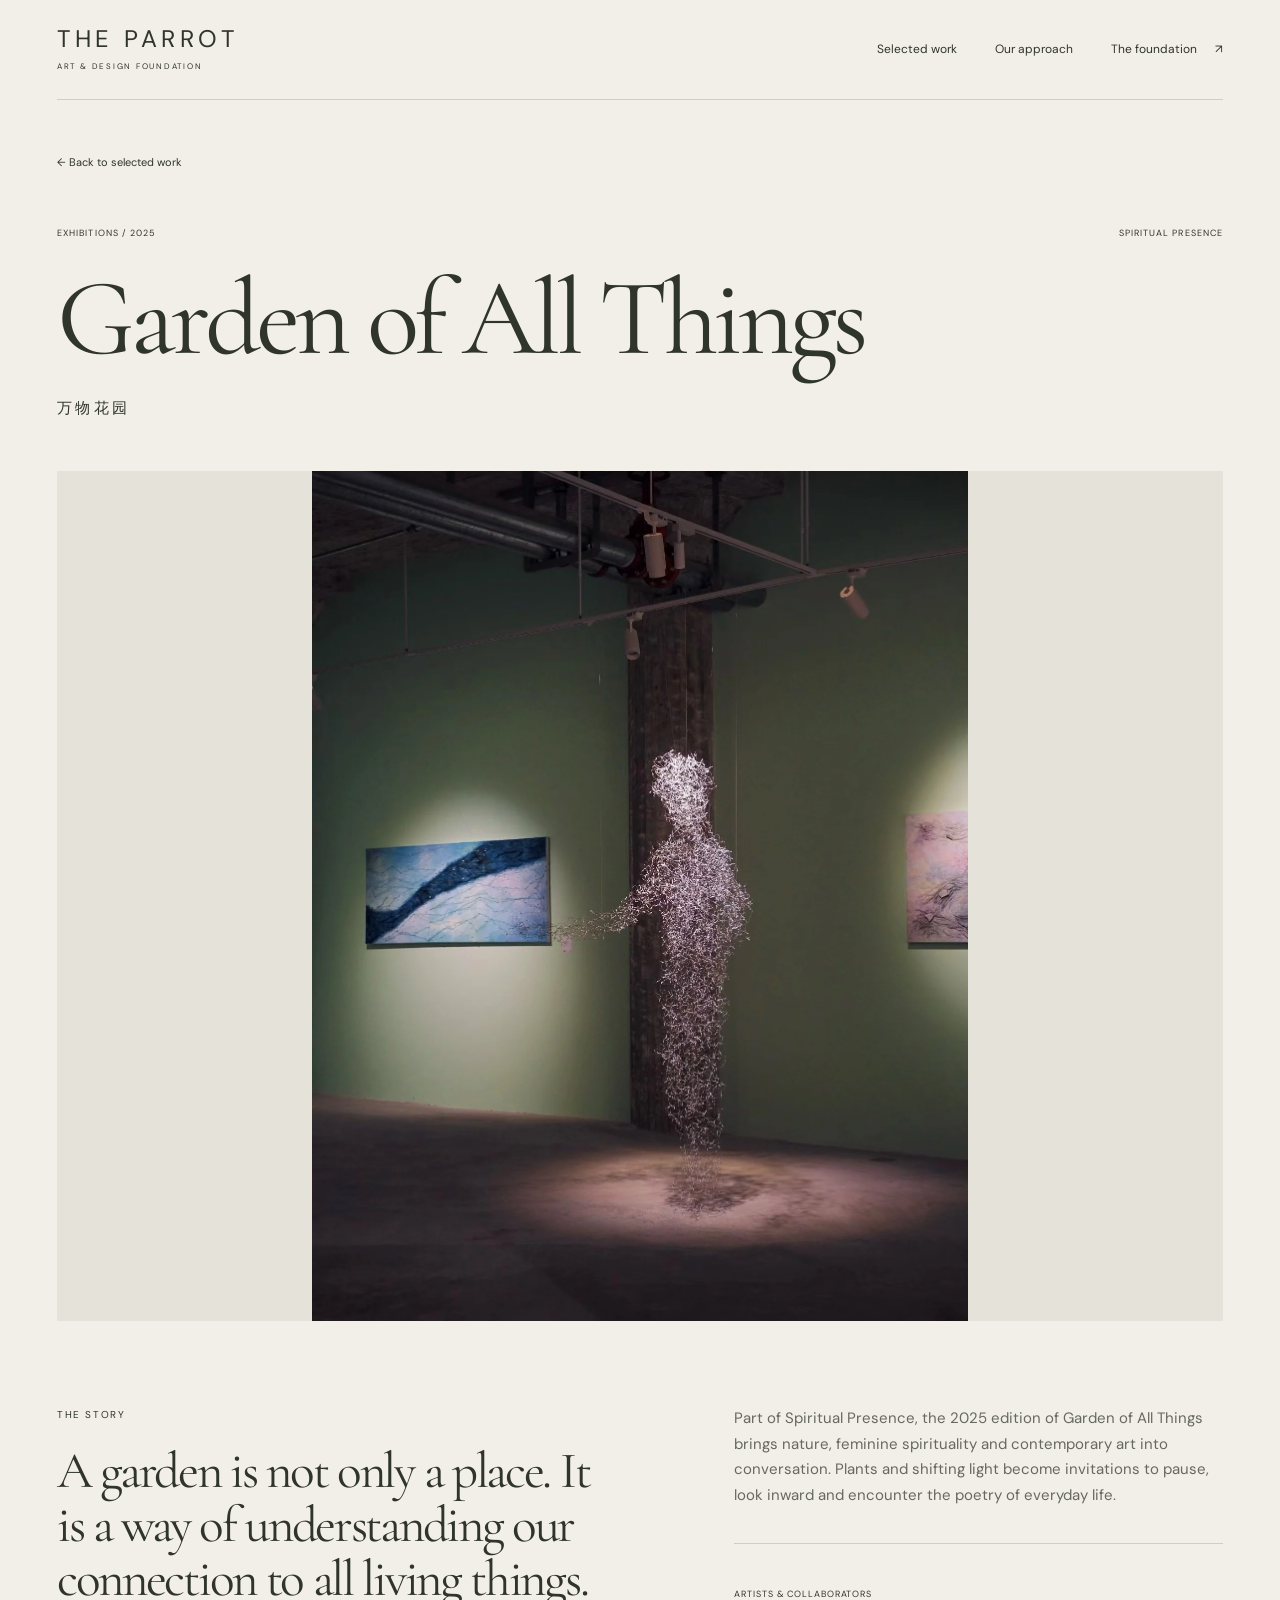
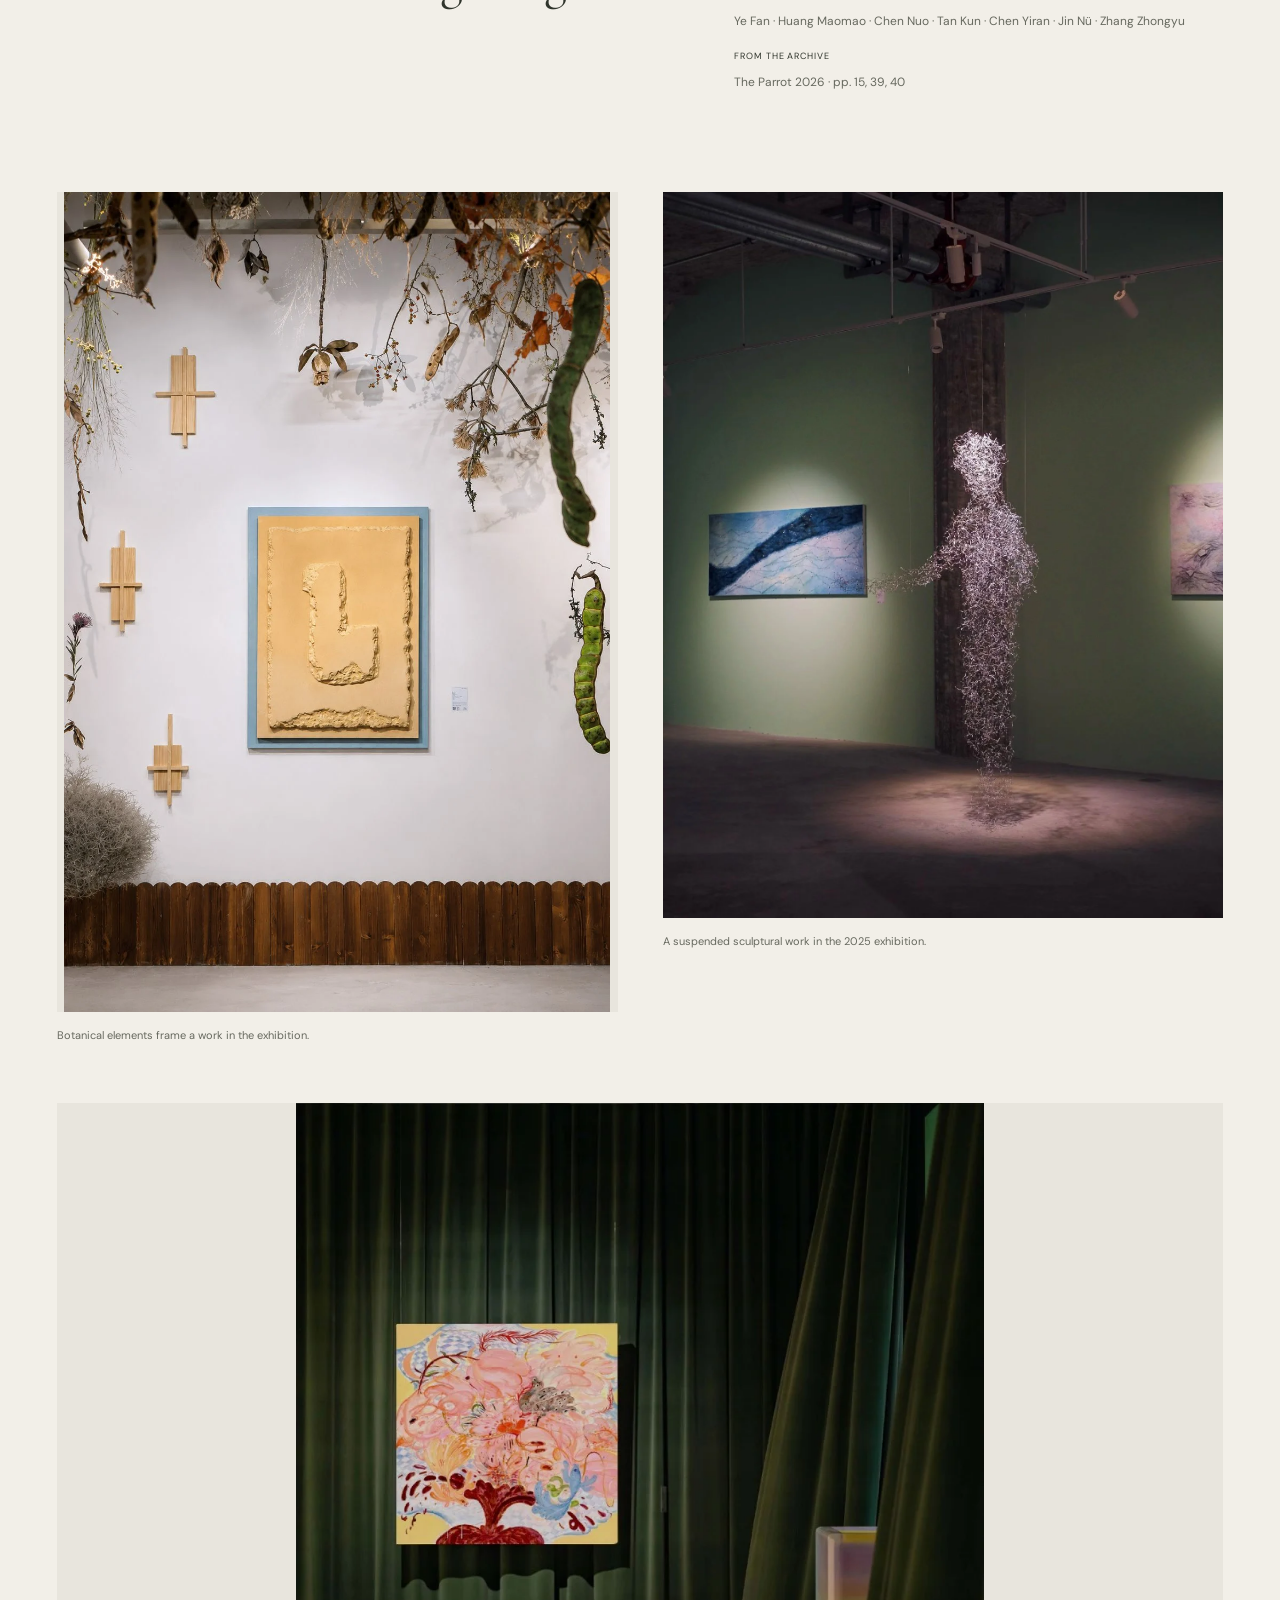
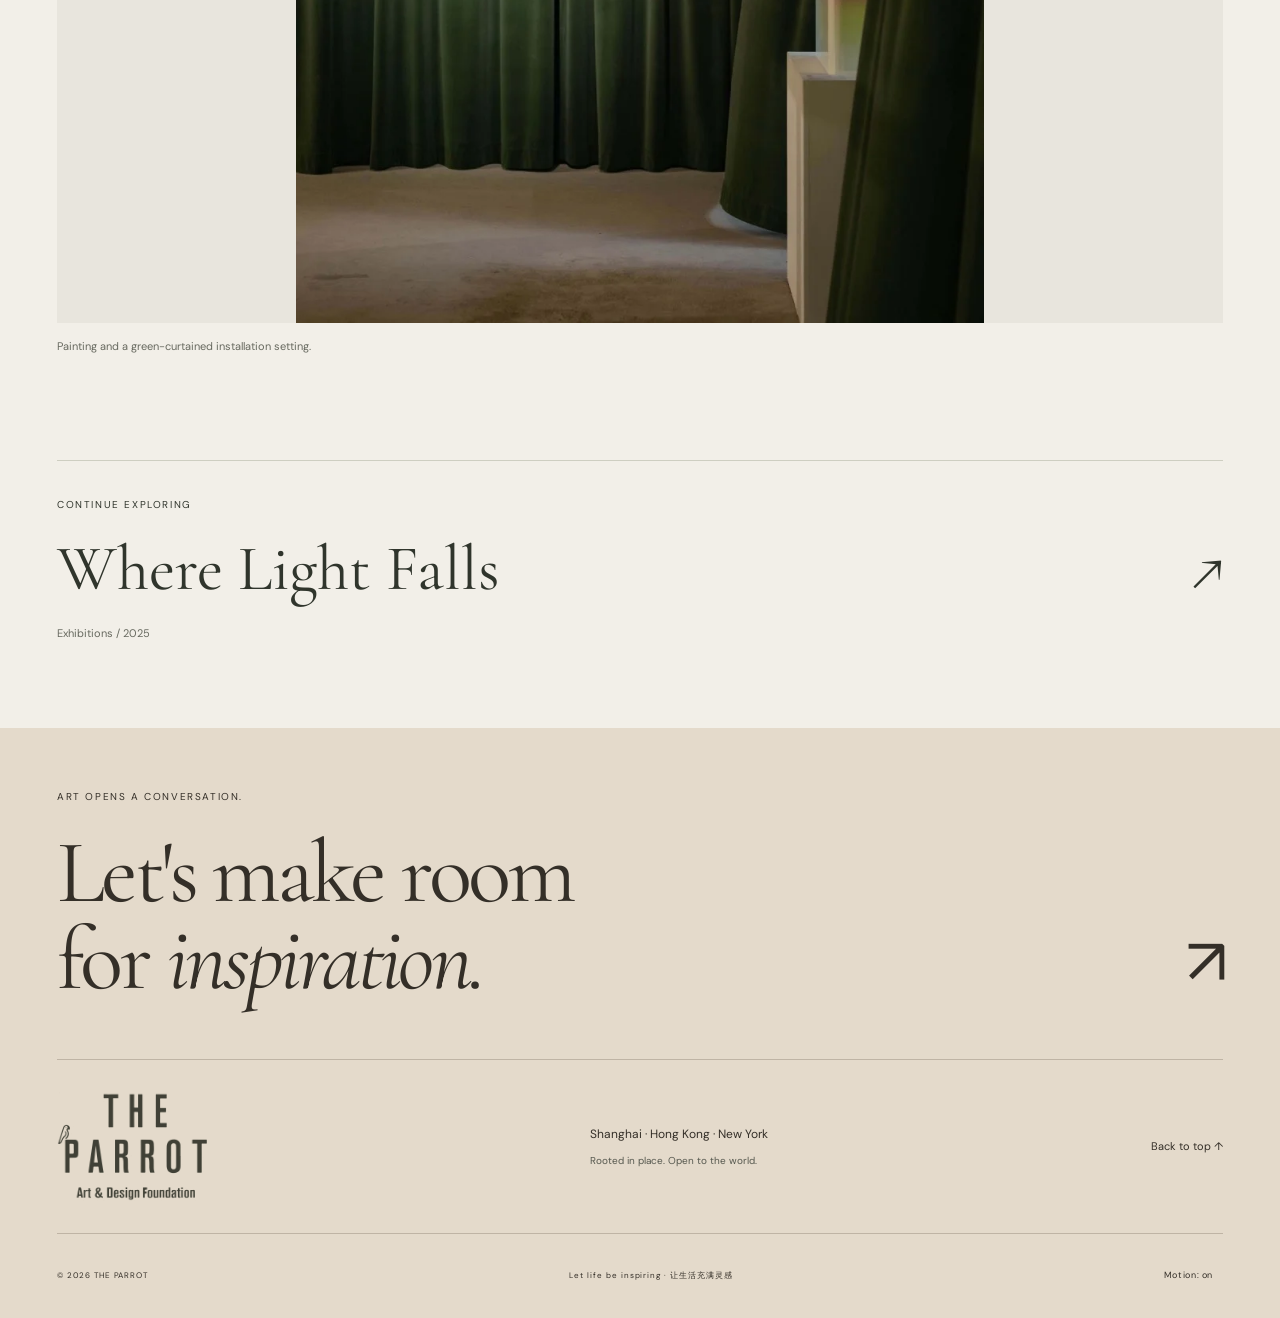
<file: projects/garden-of-all-things-2025.html>
<!doctype html><html lang="en"><head><meta charset="utf-8"><meta name="viewport" content="width=device-width,initial-scale=1"><meta name="description" content="A garden is not only a place. It is a way of understanding our connection to all living things."><meta name="theme-color" content="#f2efe8"><title>Garden of All Things — The Parrot</title><link rel="icon" href="../assets/bird.png"><link rel="stylesheet" href="../style.css"><script src="../app.js" defer></script></head><body id="top" class="project-page"><a class="skip" href="#main">Skip to content</a>
<header class="site-header"><a href="../index.html" class="wordmark" aria-label="The Parrot home"><span>THE PARROT</span><small>ART & DESIGN FOUNDATION</small></a>
<nav aria-label="Main navigation"><a href="../index.html#work">Selected work</a><a href="../index.html#spirit">Our approach</a><a href="../index.html#foundation">The foundation <span aria-hidden="true">↗</span></a></nav></header><main id="main"><section class="project-heading"><a class="back" href="../index.html#work">← Back to selected work</a><div class="project-kicker"><span>Exhibitions / 2025</span><span>Spiritual Presence</span></div><h1>Garden of All Things</h1><p class="project-chinese" lang="zh-Hans">万物花园</p></section><figure class="project-hero"><img src="../assets/p40-262.webp" alt="A suspended sculptural figure in a softly lit green exhibition room" width="1315" height="1703" class="" loading="eager" decoding="async"></figure><section class="project-story"><div><p class="eyebrow">The story</p><h2>A garden is not only a place. It is a way of understanding our connection to all living things.</h2></div><div><p>Part of Spiritual Presence, the 2025 edition of Garden of All Things brings nature, feminine spirituality and contemporary art into conversation. Plants and shifting light become invitations to pause, look inward and encounter the poetry of everyday life.</p><dl><dt>Artists & collaborators</dt><dd>Ye Fan · Huang Maomao · Chen Nuo · Tan Kun · Chen Yiran · Jin Nü · Zhang Zhongyu</dd><dt>From the archive</dt><dd>The Parrot 2026 · pp. 15, 39, 40</dd></dl></div></section><section class="gallery" aria-label="Project image gallery"><figure class="gallery-item"><img src="../assets/p39-257.webp" alt="Botanical elements frame a work in the exhibition." width="1023" height="1537" class="" loading="lazy" decoding="async"><figcaption>Botanical elements frame a work in the exhibition.</figcaption></figure><figure class="gallery-item"><img src="../assets/p40-262.webp" alt="A suspended sculptural work in the 2025 exhibition." width="1315" height="1703" class="" loading="lazy" decoding="async"><figcaption>A suspended sculptural work in the 2025 exhibition.</figcaption></figure><figure class="gallery-item"><img src="../assets/p40-263.webp" alt="Painting and a green-curtained installation setting." width="865" height="1032" class="" loading="lazy" decoding="async"><figcaption>Painting and a green-curtained installation setting.</figcaption></figure></section><aside class="next-project"><p class="eyebrow">Continue exploring</p><a href="where-light-falls.html">Where Light Falls<span aria-hidden="true">↗</span></a><p>Exhibitions / 2025</p></aside></main><footer class="footer"><div class="footer-top"><p class="eyebrow">Art opens a conversation.</p><a href="../index.html#foundation" class="footer-invite">Let's make room<br>for <em>inspiration.</em><span aria-hidden="true">↗</span></a></div><div class="footer-bottom"><a href="../index.html" aria-label="The Parrot home"><img src="../assets/parrot-mark.png" alt="The Parrot — Art &amp; Design Foundation" width="740" height="522" class="footer-mark" loading="lazy" decoding="async"></a><div><p>Shanghai · Hong Kong · New York</p><p class="muted">Rooted in place. Open to the world.</p></div><a href="#top" class="top-link">Back to top ↑</a></div><div class="colophon"><span>© 2026 THE PARROT</span><span>Let life be inspiring · 让生活充满灵感</span></div></footer></body></html>
</file>
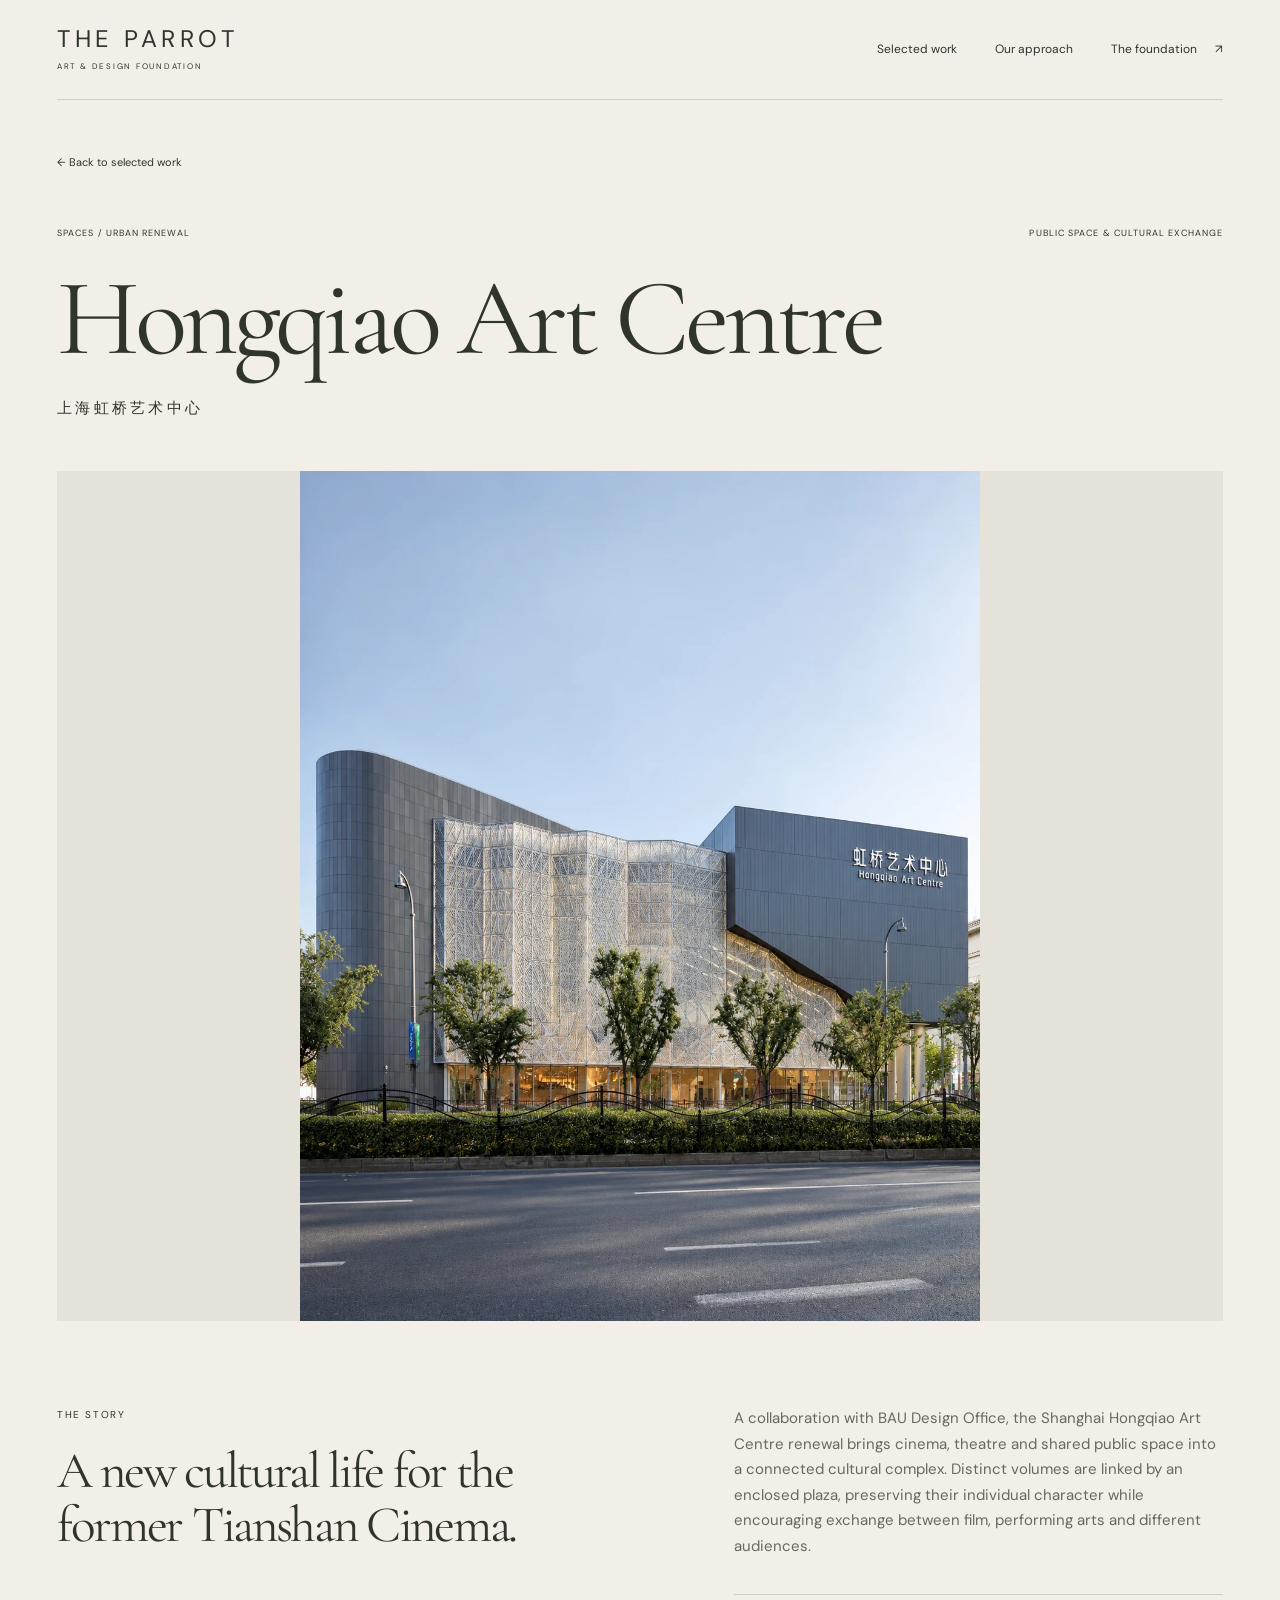
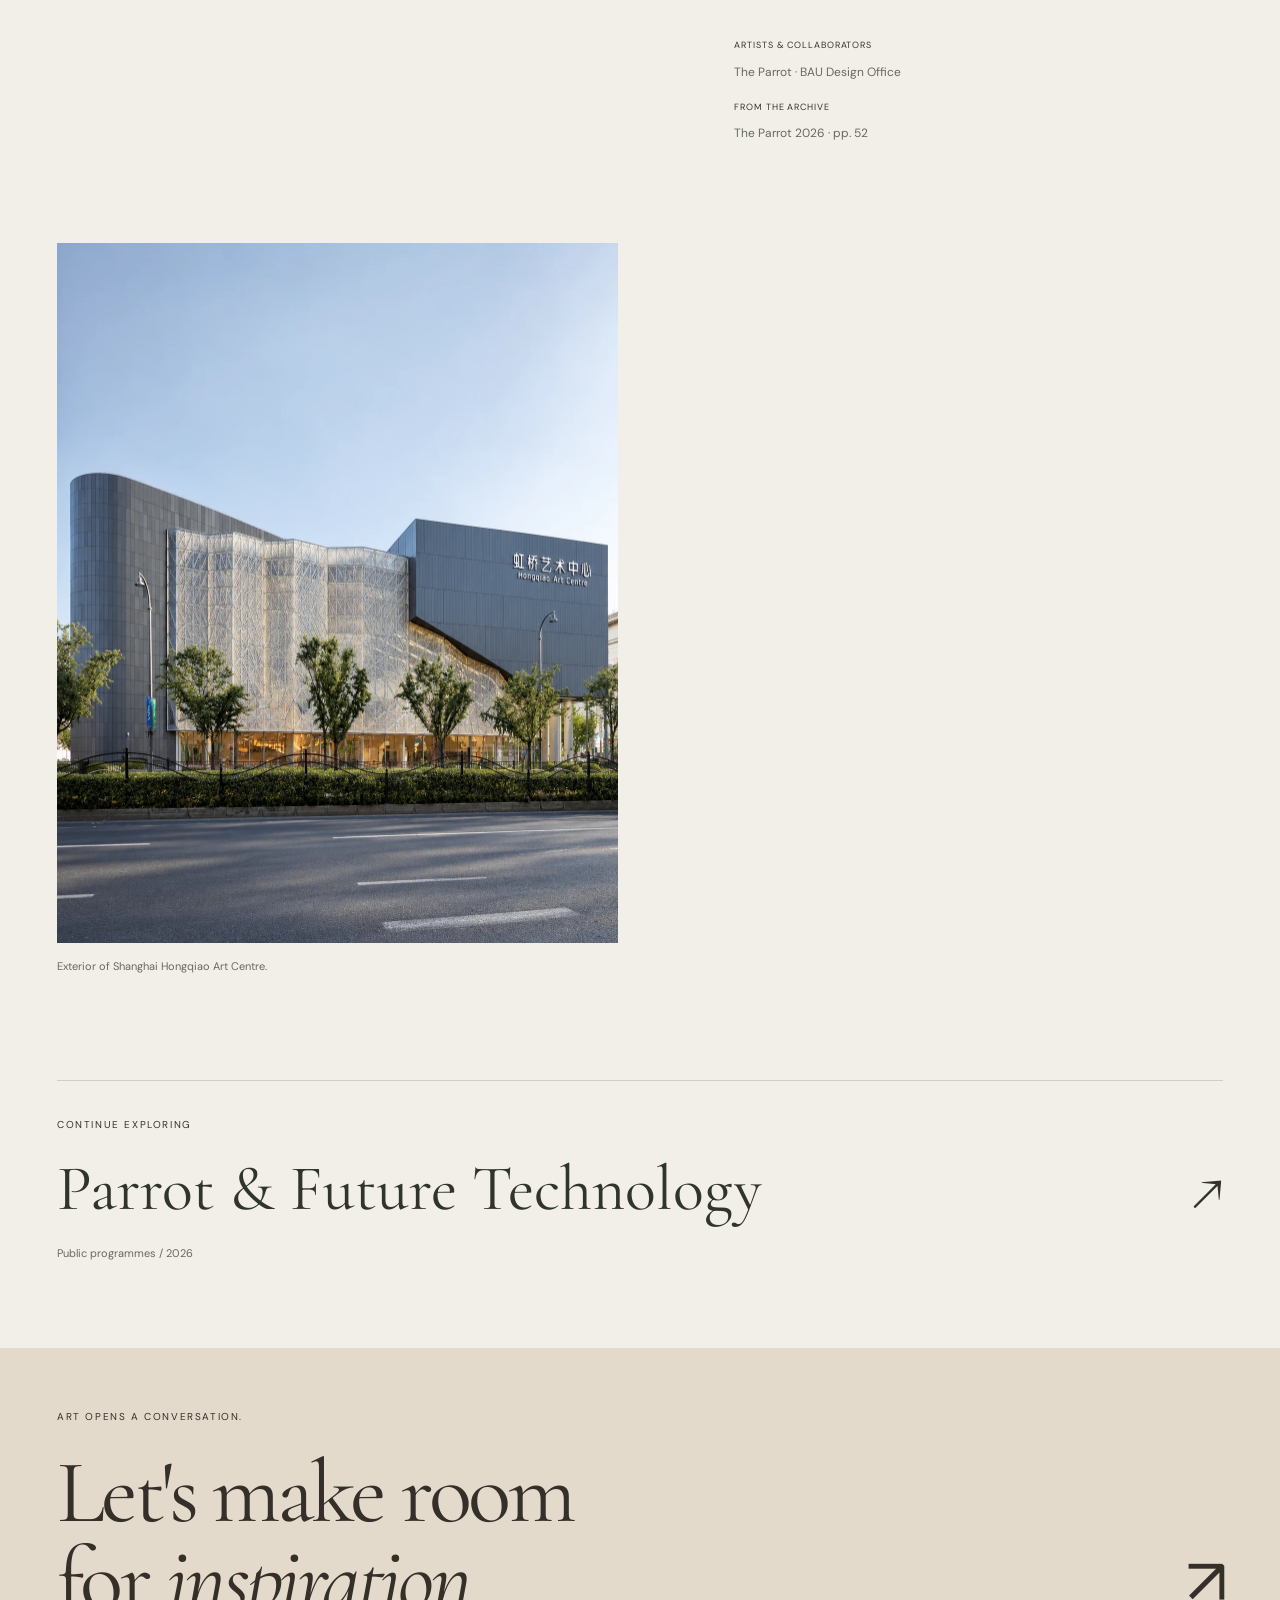
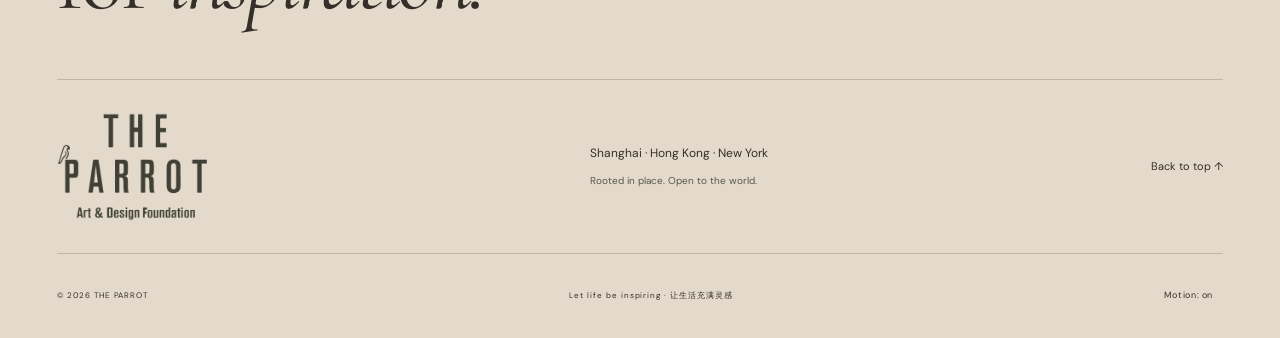
<file: projects/hongqiao-art-centre.html>
<!doctype html><html lang="en"><head><meta charset="utf-8"><meta name="viewport" content="width=device-width,initial-scale=1"><meta name="description" content="A new cultural life for the former Tianshan Cinema."><meta name="theme-color" content="#f2efe8"><title>Hongqiao Art Centre — The Parrot</title><link rel="icon" href="../assets/bird.png"><link rel="stylesheet" href="../style.css"><script src="../app.js" defer></script></head><body id="top" class="project-page"><a class="skip" href="#main">Skip to content</a>
<header class="site-header"><a href="../index.html" class="wordmark" aria-label="The Parrot home"><span>THE PARROT</span><small>ART & DESIGN FOUNDATION</small></a>
<nav aria-label="Main navigation"><a href="../index.html#work">Selected work</a><a href="../index.html#spirit">Our approach</a><a href="../index.html#foundation">The foundation <span aria-hidden="true">↗</span></a></nav></header><main id="main"><section class="project-heading"><a class="back" href="../index.html#work">← Back to selected work</a><div class="project-kicker"><span>Spaces / Urban renewal</span><span>Public space &amp; cultural exchange</span></div><h1>Hongqiao Art Centre</h1><p class="project-chinese" lang="zh-Hans">上海虹桥艺术中心</p></section><figure class="project-hero"><img src="../assets/p52-336.webp" alt="The perforated facade of Shanghai Hongqiao Art Centre" width="1122" height="1402" class="" loading="eager" decoding="async"></figure><section class="project-story"><div><p class="eyebrow">The story</p><h2>A new cultural life for the former Tianshan Cinema.</h2></div><div><p>A collaboration with BAU Design Office, the Shanghai Hongqiao Art Centre renewal brings cinema, theatre and shared public space into a connected cultural complex. Distinct volumes are linked by an enclosed plaza, preserving their individual character while encouraging exchange between film, performing arts and different audiences.</p><dl><dt>Artists & collaborators</dt><dd>The Parrot · BAU Design Office</dd><dt>From the archive</dt><dd>The Parrot 2026 · pp. 52</dd></dl></div></section><section class="gallery" aria-label="Project image gallery"><figure class="gallery-item"><img src="../assets/p52-336.webp" alt="Exterior of Shanghai Hongqiao Art Centre." width="1122" height="1402" class="" loading="lazy" decoding="async"><figcaption>Exterior of Shanghai Hongqiao Art Centre.</figcaption></figure></section><aside class="next-project"><p class="eyebrow">Continue exploring</p><a href="parrot-future-technology.html">Parrot &amp; Future Technology<span aria-hidden="true">↗</span></a><p>Public programmes / 2026</p></aside></main><footer class="footer"><div class="footer-top"><p class="eyebrow">Art opens a conversation.</p><a href="../index.html#foundation" class="footer-invite">Let's make room<br>for <em>inspiration.</em><span aria-hidden="true">↗</span></a></div><div class="footer-bottom"><a href="../index.html" aria-label="The Parrot home"><img src="../assets/parrot-mark.png" alt="The Parrot — Art &amp; Design Foundation" width="740" height="522" class="footer-mark" loading="lazy" decoding="async"></a><div><p>Shanghai · Hong Kong · New York</p><p class="muted">Rooted in place. Open to the world.</p></div><a href="#top" class="top-link">Back to top ↑</a></div><div class="colophon"><span>© 2026 THE PARROT</span><span>Let life be inspiring · 让生活充满灵感</span></div></footer></body></html>
</file>
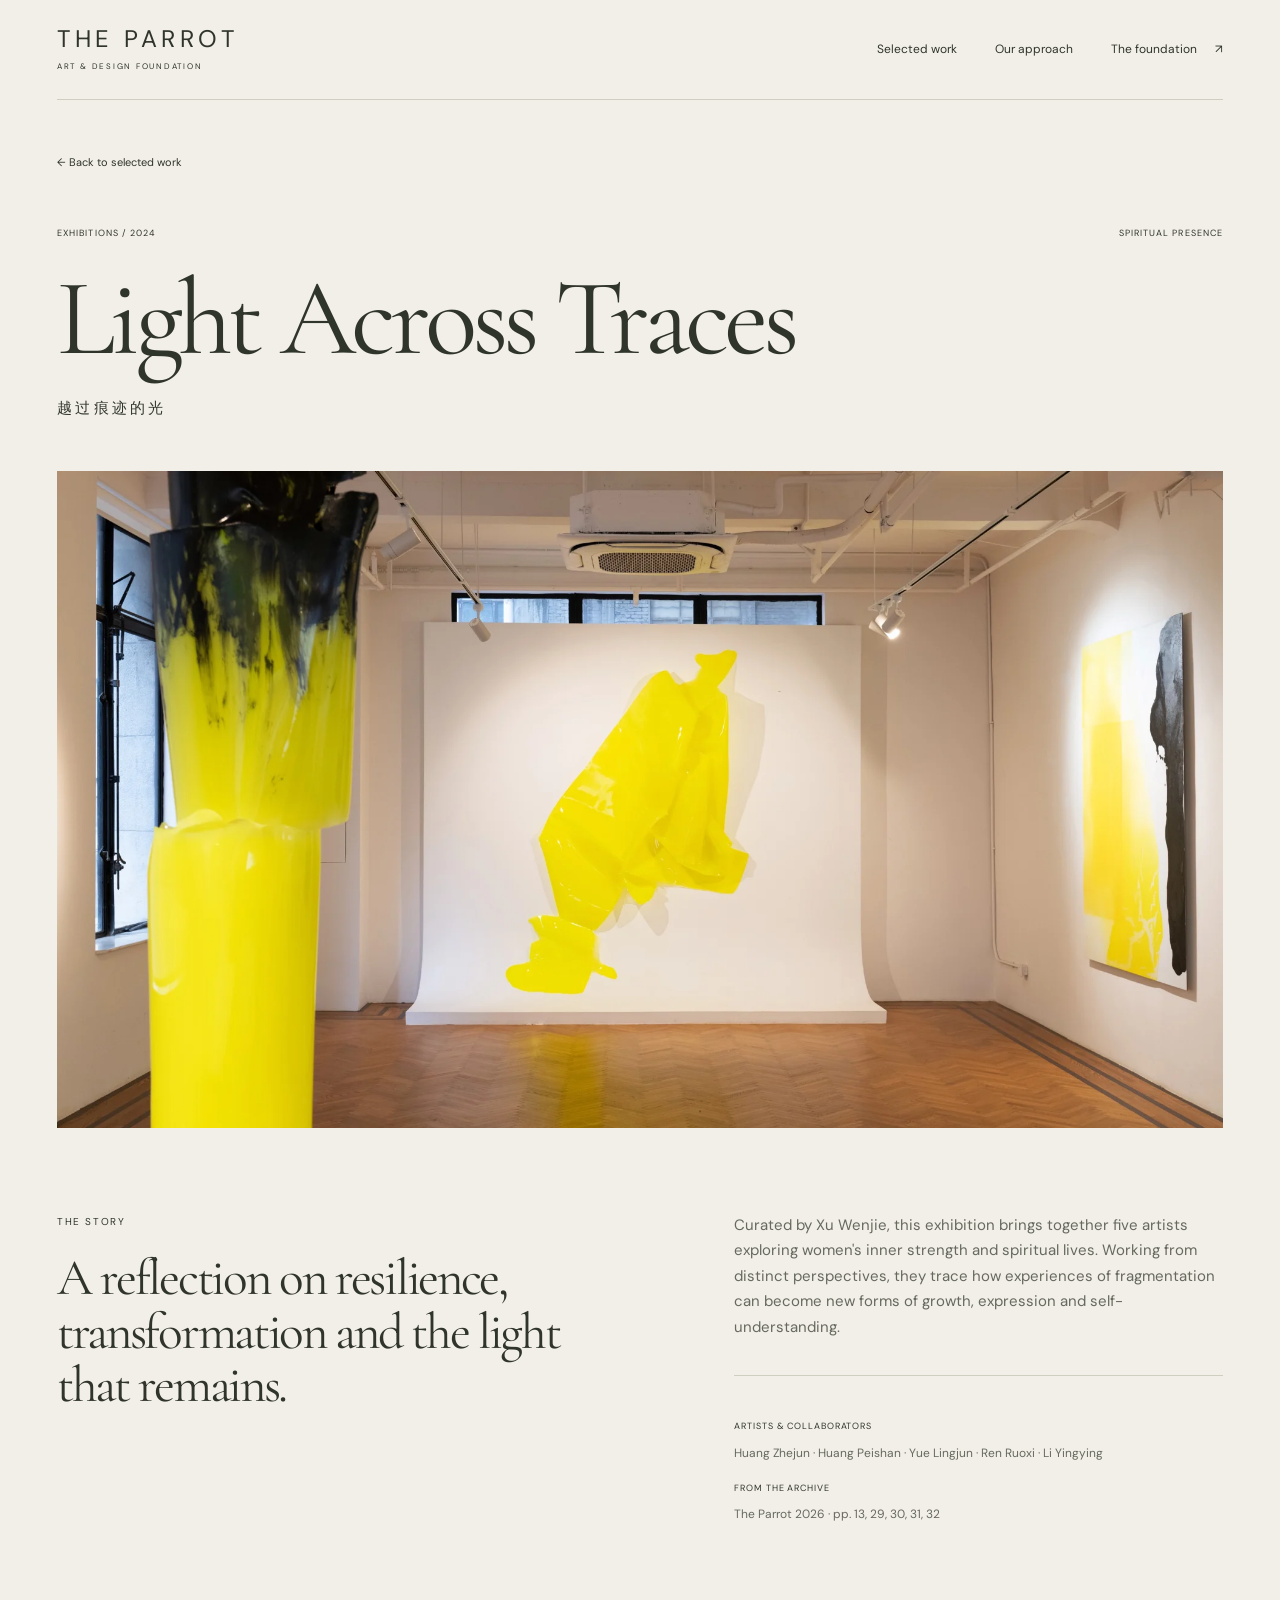
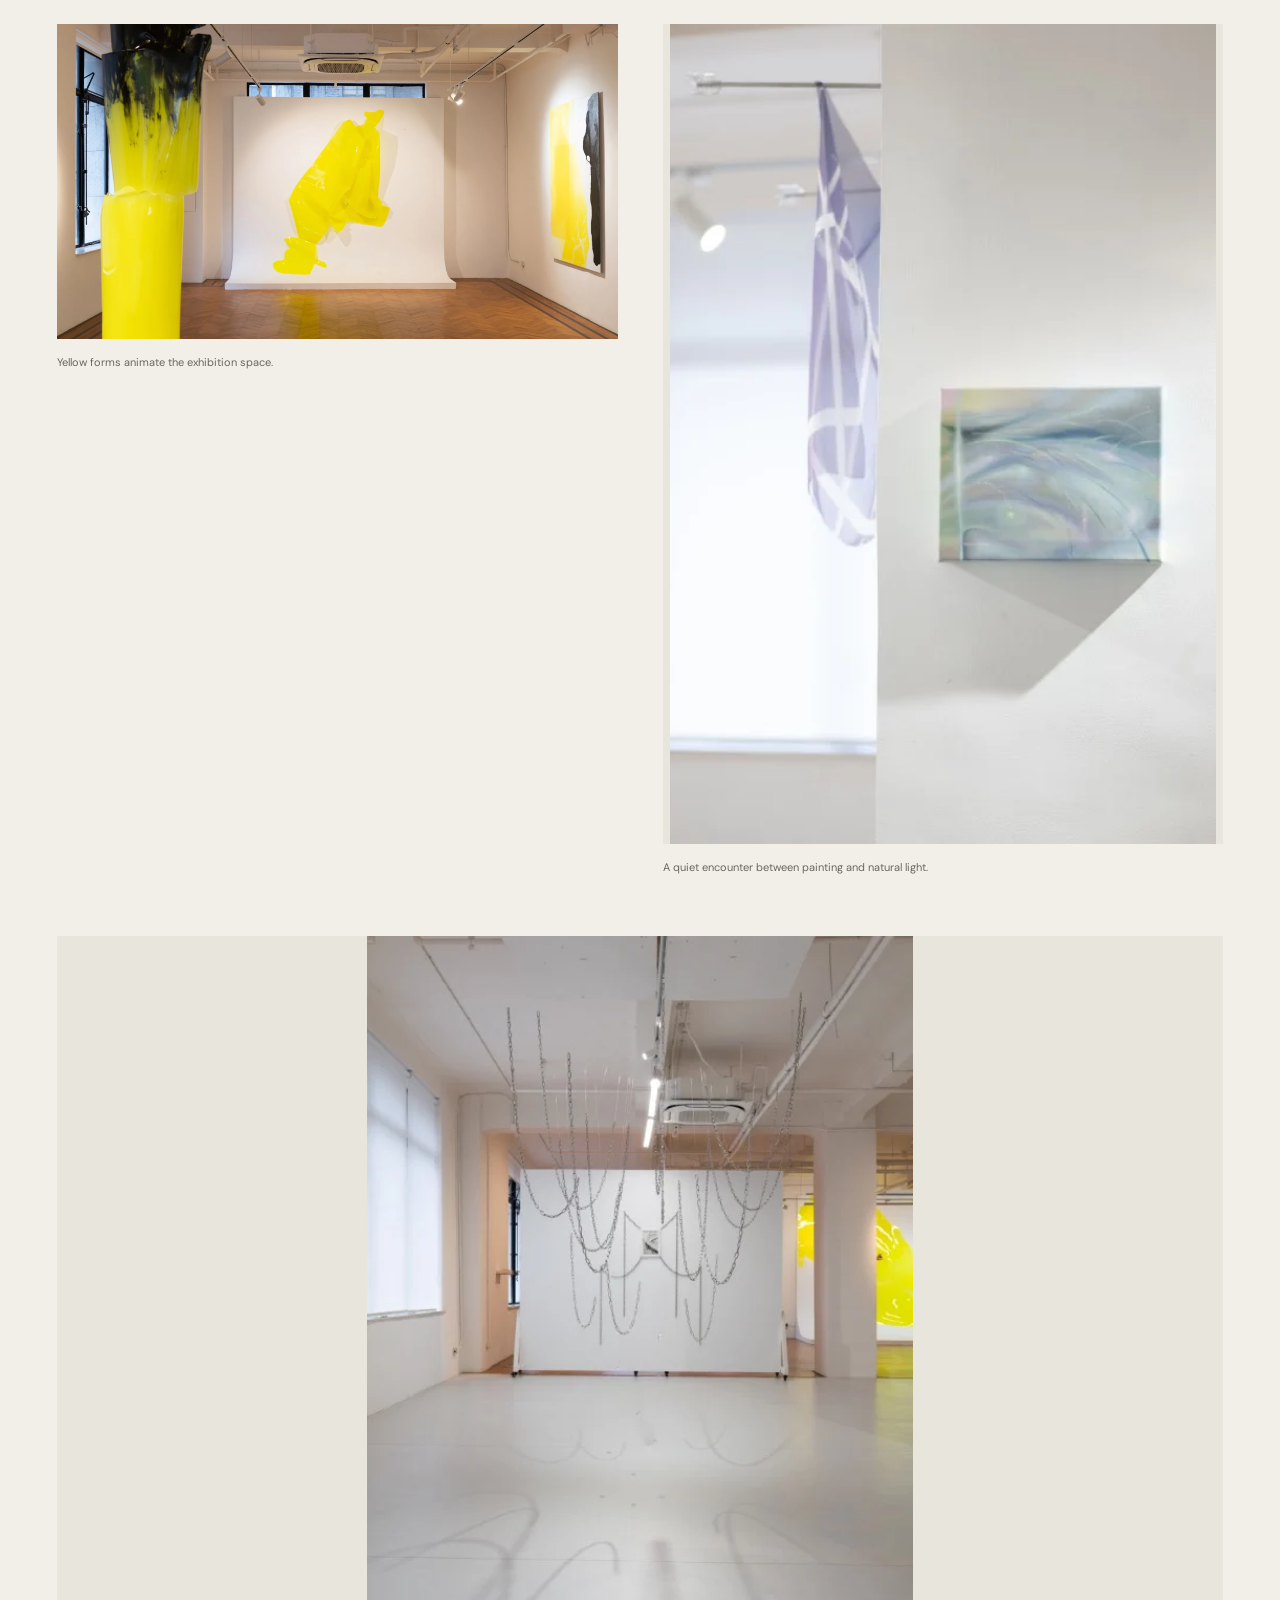
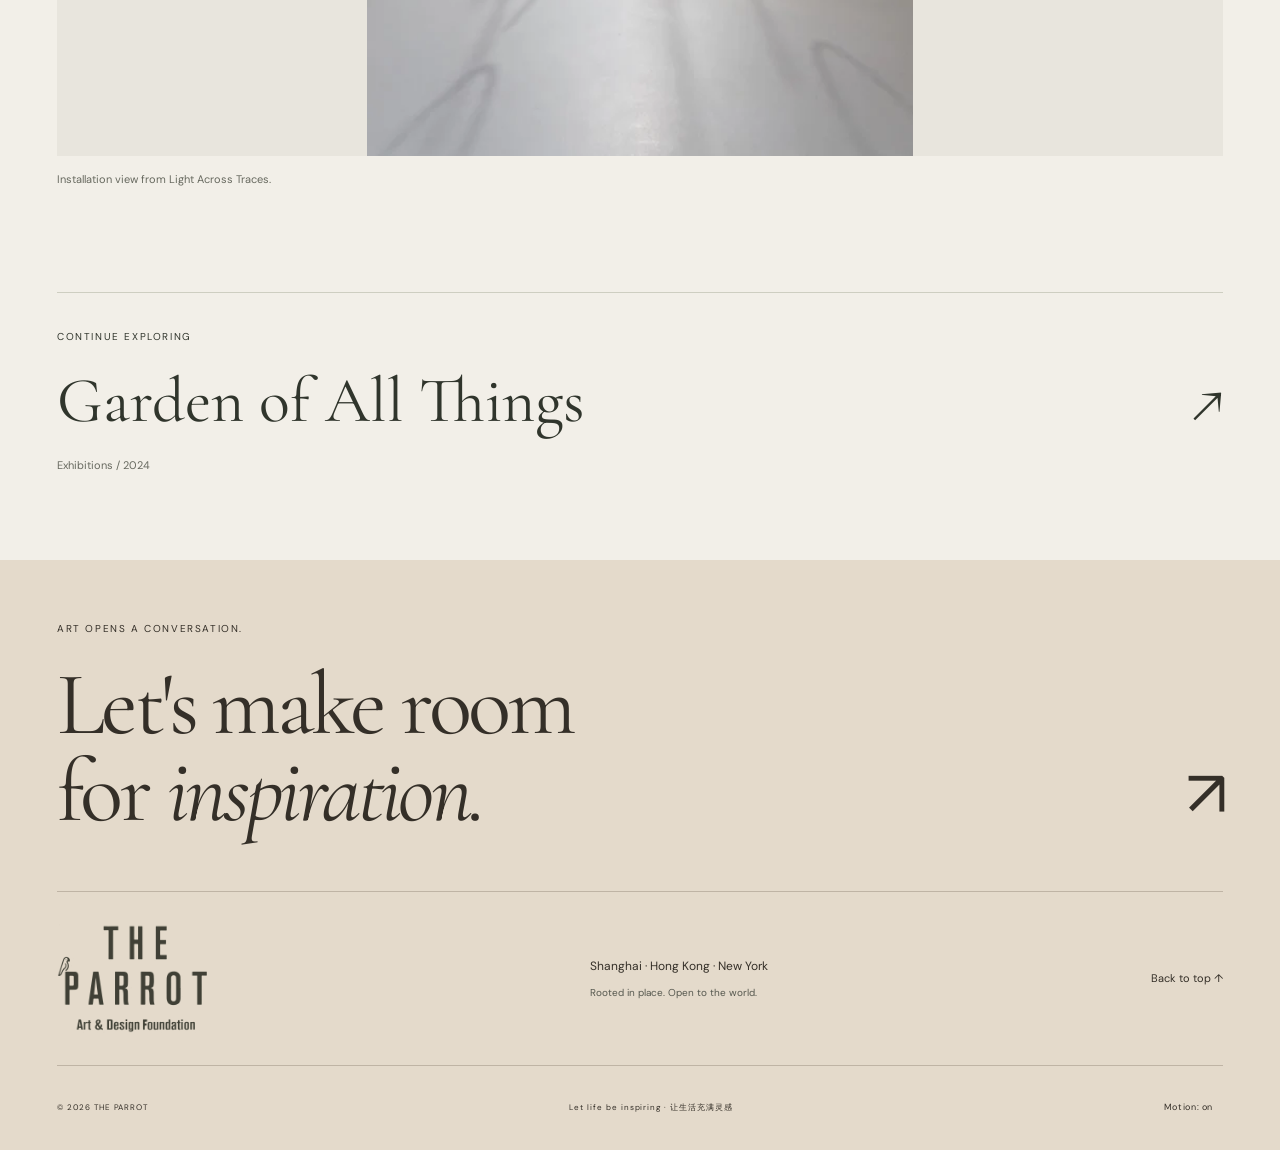
<file: projects/light-across-traces.html>
<!doctype html><html lang="en"><head><meta charset="utf-8"><meta name="viewport" content="width=device-width,initial-scale=1"><meta name="description" content="A reflection on resilience, transformation and the light that remains."><meta name="theme-color" content="#f2efe8"><title>Light Across Traces — The Parrot</title><link rel="icon" href="../assets/bird.png"><link rel="stylesheet" href="../style.css"><script src="../app.js" defer></script></head><body id="top" class="project-page"><a class="skip" href="#main">Skip to content</a>
<header class="site-header"><a href="../index.html" class="wordmark" aria-label="The Parrot home"><span>THE PARROT</span><small>ART & DESIGN FOUNDATION</small></a>
<nav aria-label="Main navigation"><a href="../index.html#work">Selected work</a><a href="../index.html#spirit">Our approach</a><a href="../index.html#foundation">The foundation <span aria-hidden="true">↗</span></a></nav></header><main id="main"><section class="project-heading"><a class="back" href="../index.html#work">← Back to selected work</a><div class="project-kicker"><span>Exhibitions / 2024</span><span>Spiritual Presence</span></div><h1>Light Across Traces</h1><p class="project-chinese" lang="zh-Hans">越过痕迹的光</p></section><figure class="project-hero"><img src="../assets/p30-211.webp" alt="Brilliant yellow painted forms in a white exhibition space" width="1920" height="1081" class="" loading="eager" decoding="async"></figure><section class="project-story"><div><p class="eyebrow">The story</p><h2>A reflection on resilience, transformation and the light that remains.</h2></div><div><p>Curated by Xu Wenjie, this exhibition brings together five artists exploring women&#x27;s inner strength and spiritual lives. Working from distinct perspectives, they trace how experiences of fragmentation can become new forms of growth, expression and self-understanding.</p><dl><dt>Artists & collaborators</dt><dd>Huang Zhejun · Huang Peishan · Yue Lingjun · Ren Ruoxi · Li Yingying</dd><dt>From the archive</dt><dd>The Parrot 2026 · pp. 13, 29, 30, 31, 32</dd></dl></div></section><section class="gallery" aria-label="Project image gallery"><figure class="gallery-item"><img src="../assets/p30-211.webp" alt="Yellow forms animate the exhibition space." width="1920" height="1081" class="" loading="lazy" decoding="async"><figcaption>Yellow forms animate the exhibition space.</figcaption></figure><figure class="gallery-item"><img src="../assets/p29-205.webp" alt="A quiet encounter between painting and natural light." width="463" height="696" class="" loading="lazy" decoding="async"><figcaption>A quiet encounter between painting and natural light.</figcaption></figure><figure class="gallery-item"><img src="../assets/p29-206.webp" alt="Installation view from Light Across Traces." width="521" height="782" class="" loading="lazy" decoding="async"><figcaption>Installation view from Light Across Traces.</figcaption></figure></section><aside class="next-project"><p class="eyebrow">Continue exploring</p><a href="garden-of-all-things-2024.html">Garden of All Things<span aria-hidden="true">↗</span></a><p>Exhibitions / 2024</p></aside></main><footer class="footer"><div class="footer-top"><p class="eyebrow">Art opens a conversation.</p><a href="../index.html#foundation" class="footer-invite">Let's make room<br>for <em>inspiration.</em><span aria-hidden="true">↗</span></a></div><div class="footer-bottom"><a href="../index.html" aria-label="The Parrot home"><img src="../assets/parrot-mark.png" alt="The Parrot — Art &amp; Design Foundation" width="740" height="522" class="footer-mark" loading="lazy" decoding="async"></a><div><p>Shanghai · Hong Kong · New York</p><p class="muted">Rooted in place. Open to the world.</p></div><a href="#top" class="top-link">Back to top ↑</a></div><div class="colophon"><span>© 2026 THE PARROT</span><span>Let life be inspiring · 让生活充满灵感</span></div></footer></body></html>
</file>
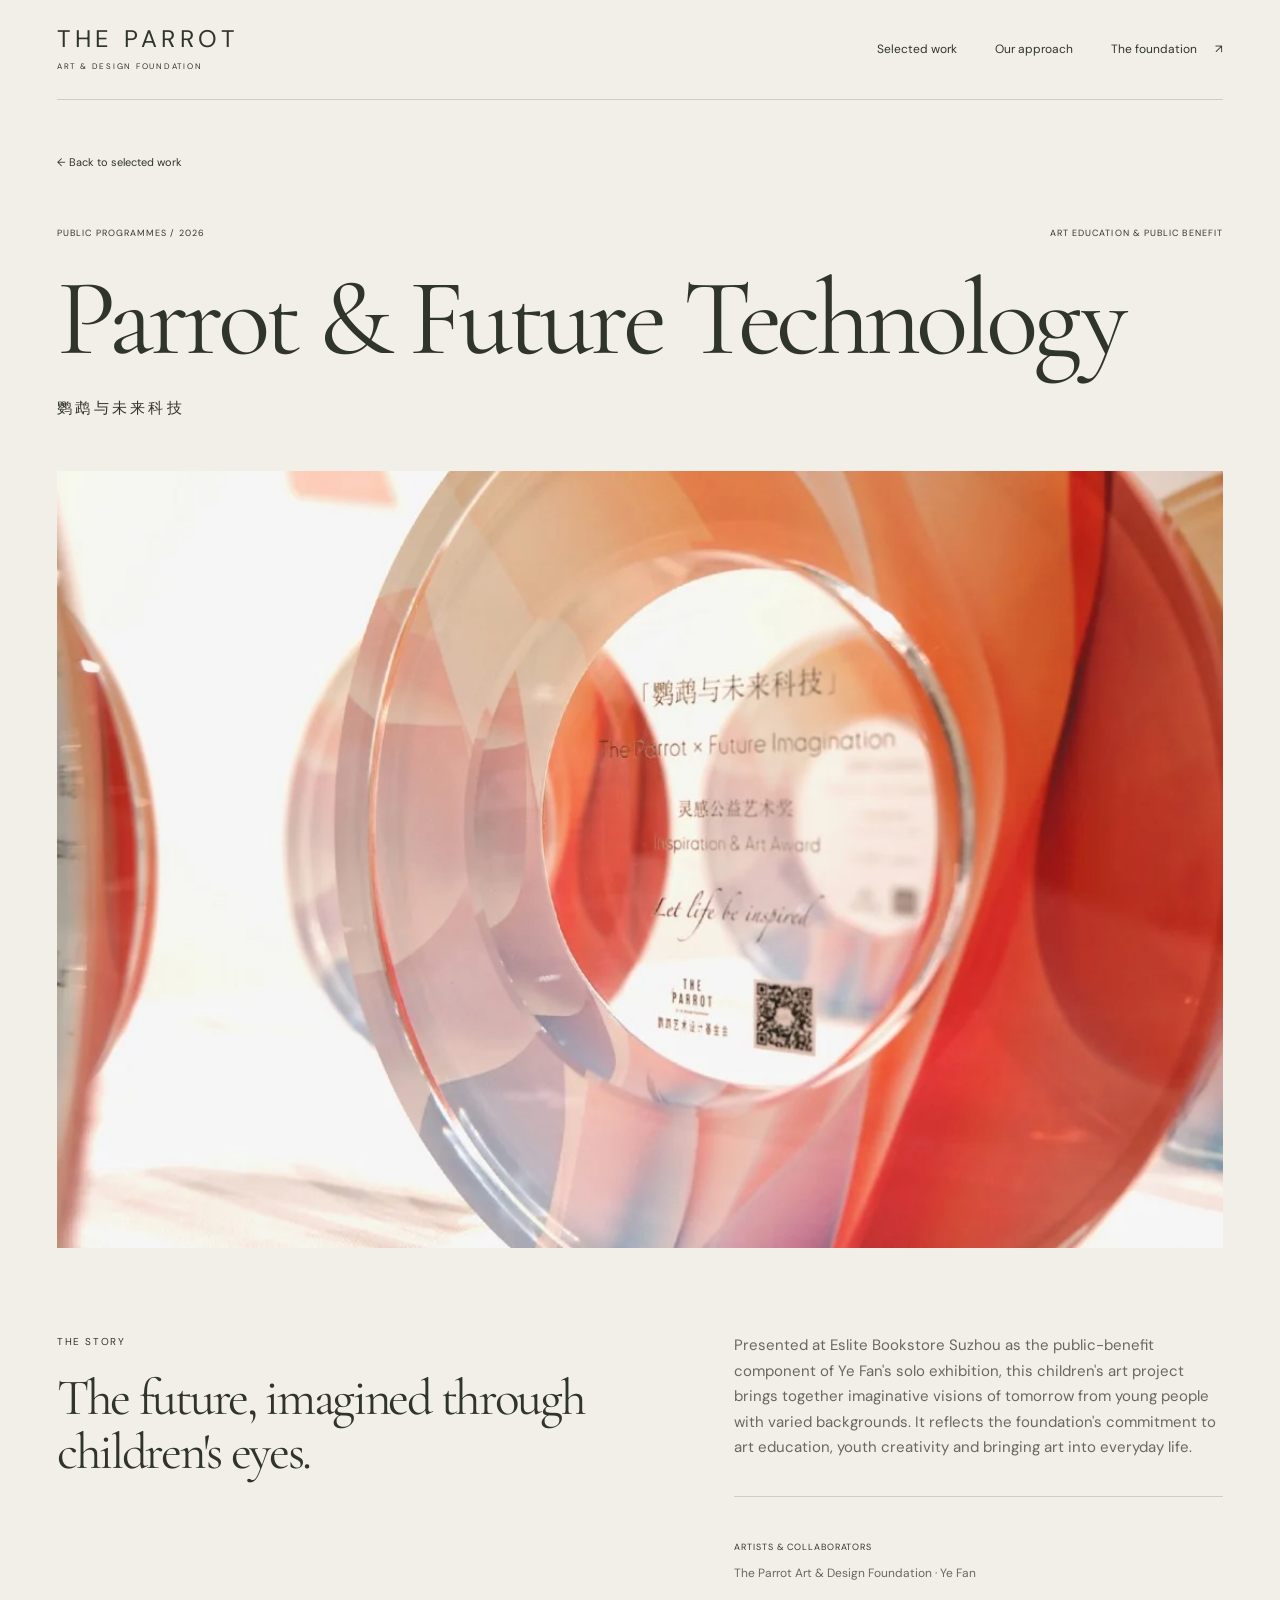
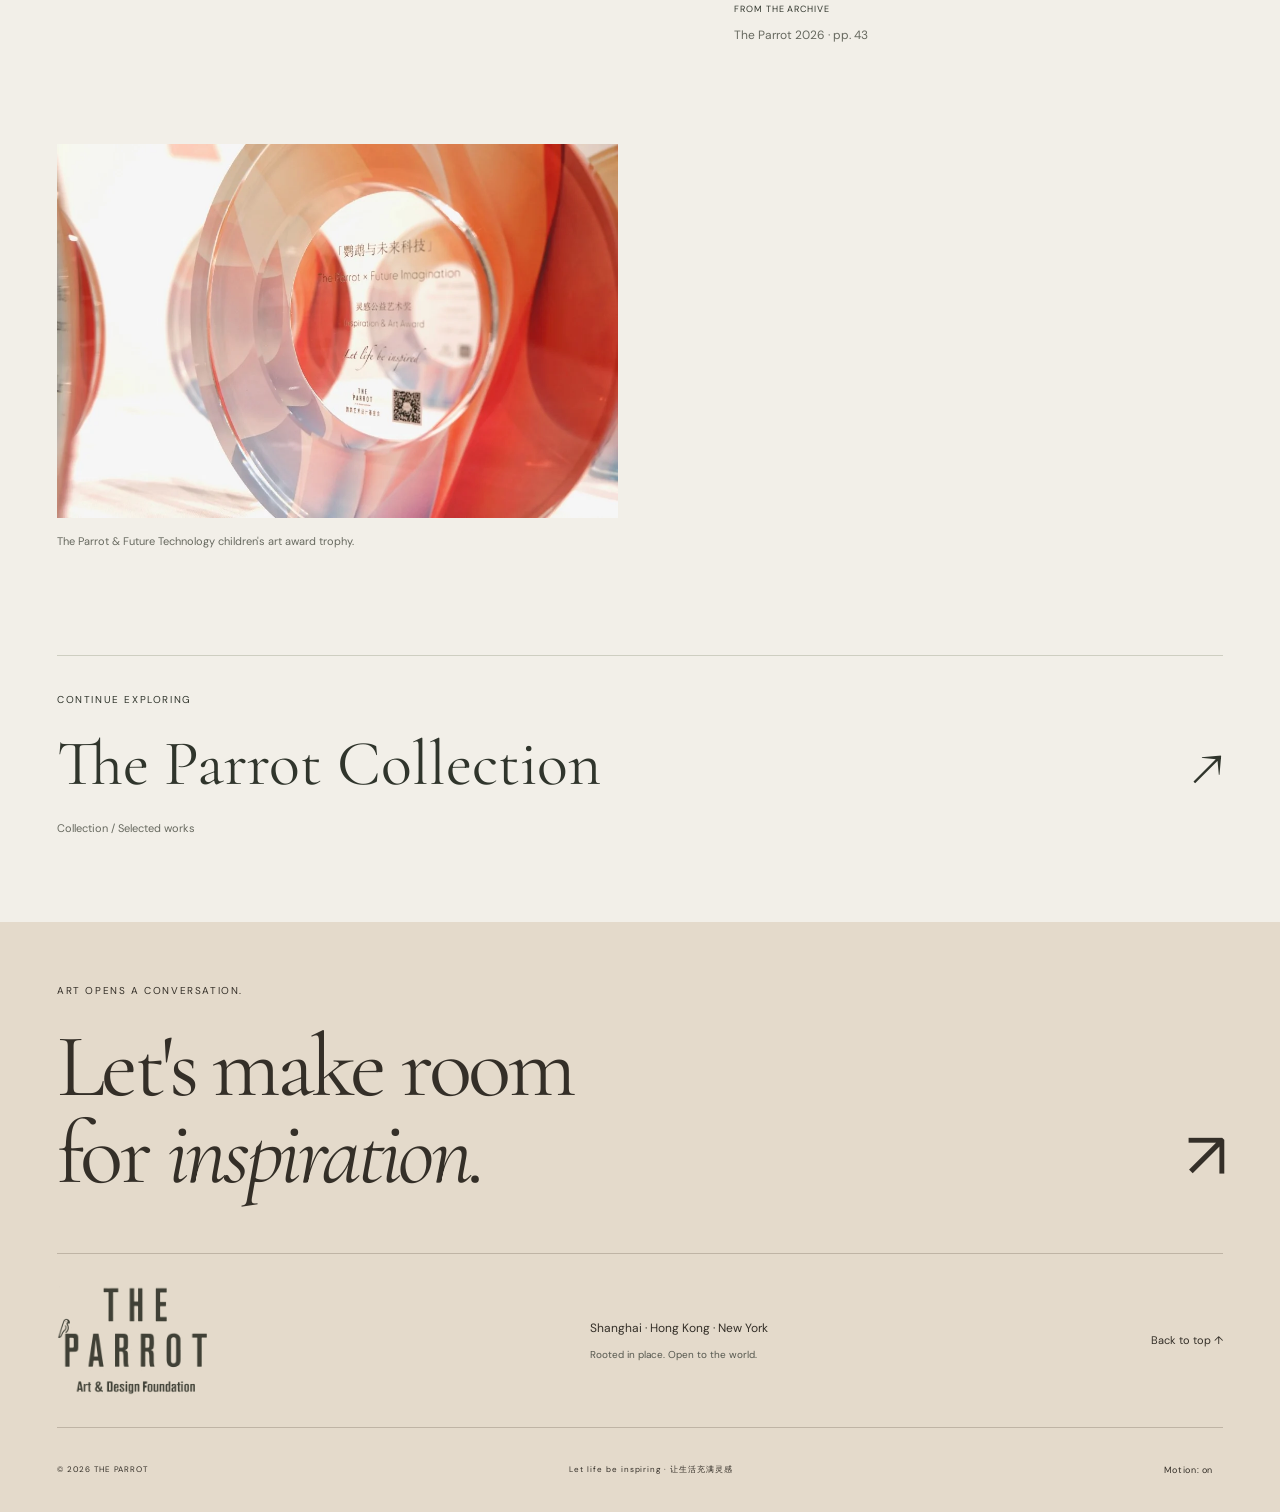
<file: projects/parrot-future-technology.html>
<!doctype html><html lang="en"><head><meta charset="utf-8"><meta name="viewport" content="width=device-width,initial-scale=1"><meta name="description" content="The future, imagined through children&#x27;s eyes."><meta name="theme-color" content="#f2efe8"><title>Parrot &amp; Future Technology — The Parrot</title><link rel="icon" href="../assets/bird.png"><link rel="stylesheet" href="../style.css"><script src="../app.js" defer></script></head><body id="top" class="project-page"><a class="skip" href="#main">Skip to content</a>
<header class="site-header"><a href="../index.html" class="wordmark" aria-label="The Parrot home"><span>THE PARROT</span><small>ART & DESIGN FOUNDATION</small></a>
<nav aria-label="Main navigation"><a href="../index.html#work">Selected work</a><a href="../index.html#spirit">Our approach</a><a href="../index.html#foundation">The foundation <span aria-hidden="true">↗</span></a></nav></header><main id="main"><section class="project-heading"><a class="back" href="../index.html#work">← Back to selected work</a><div class="project-kicker"><span>Public programmes / 2026</span><span>Art education &amp; public benefit</span></div><h1>Parrot &amp; Future Technology</h1><p class="project-chinese" lang="zh-Hans">鹦鹉与未来科技</p></section><figure class="project-hero"><img src="../assets/p43-280.webp" alt="Translucent award trophy for the Parrot and Future Technology children&#x27;s art programme" width="1085" height="723" class="" loading="eager" decoding="async"></figure><section class="project-story"><div><p class="eyebrow">The story</p><h2>The future, imagined through children&#x27;s eyes.</h2></div><div><p>Presented at Eslite Bookstore Suzhou as the public-benefit component of Ye Fan&#x27;s solo exhibition, this children&#x27;s art project brings together imaginative visions of tomorrow from young people with varied backgrounds. It reflects the foundation&#x27;s commitment to art education, youth creativity and bringing art into everyday life.</p><dl><dt>Artists & collaborators</dt><dd>The Parrot Art &amp; Design Foundation · Ye Fan</dd><dt>From the archive</dt><dd>The Parrot 2026 · pp. 43</dd></dl></div></section><section class="gallery" aria-label="Project image gallery"><figure class="gallery-item"><img src="../assets/p43-280.webp" alt="The Parrot &amp; Future Technology children&#x27;s art award trophy." width="1085" height="723" class="" loading="lazy" decoding="async"><figcaption>The Parrot &amp; Future Technology children&#x27;s art award trophy.</figcaption></figure></section><aside class="next-project"><p class="eyebrow">Continue exploring</p><a href="the-parrot-collection.html">The Parrot Collection<span aria-hidden="true">↗</span></a><p>Collection / Selected works</p></aside></main><footer class="footer"><div class="footer-top"><p class="eyebrow">Art opens a conversation.</p><a href="../index.html#foundation" class="footer-invite">Let's make room<br>for <em>inspiration.</em><span aria-hidden="true">↗</span></a></div><div class="footer-bottom"><a href="../index.html" aria-label="The Parrot home"><img src="../assets/parrot-mark.png" alt="The Parrot — Art &amp; Design Foundation" width="740" height="522" class="footer-mark" loading="lazy" decoding="async"></a><div><p>Shanghai · Hong Kong · New York</p><p class="muted">Rooted in place. Open to the world.</p></div><a href="#top" class="top-link">Back to top ↑</a></div><div class="colophon"><span>© 2026 THE PARROT</span><span>Let life be inspiring · 让生活充满灵感</span></div></footer></body></html>
</file>
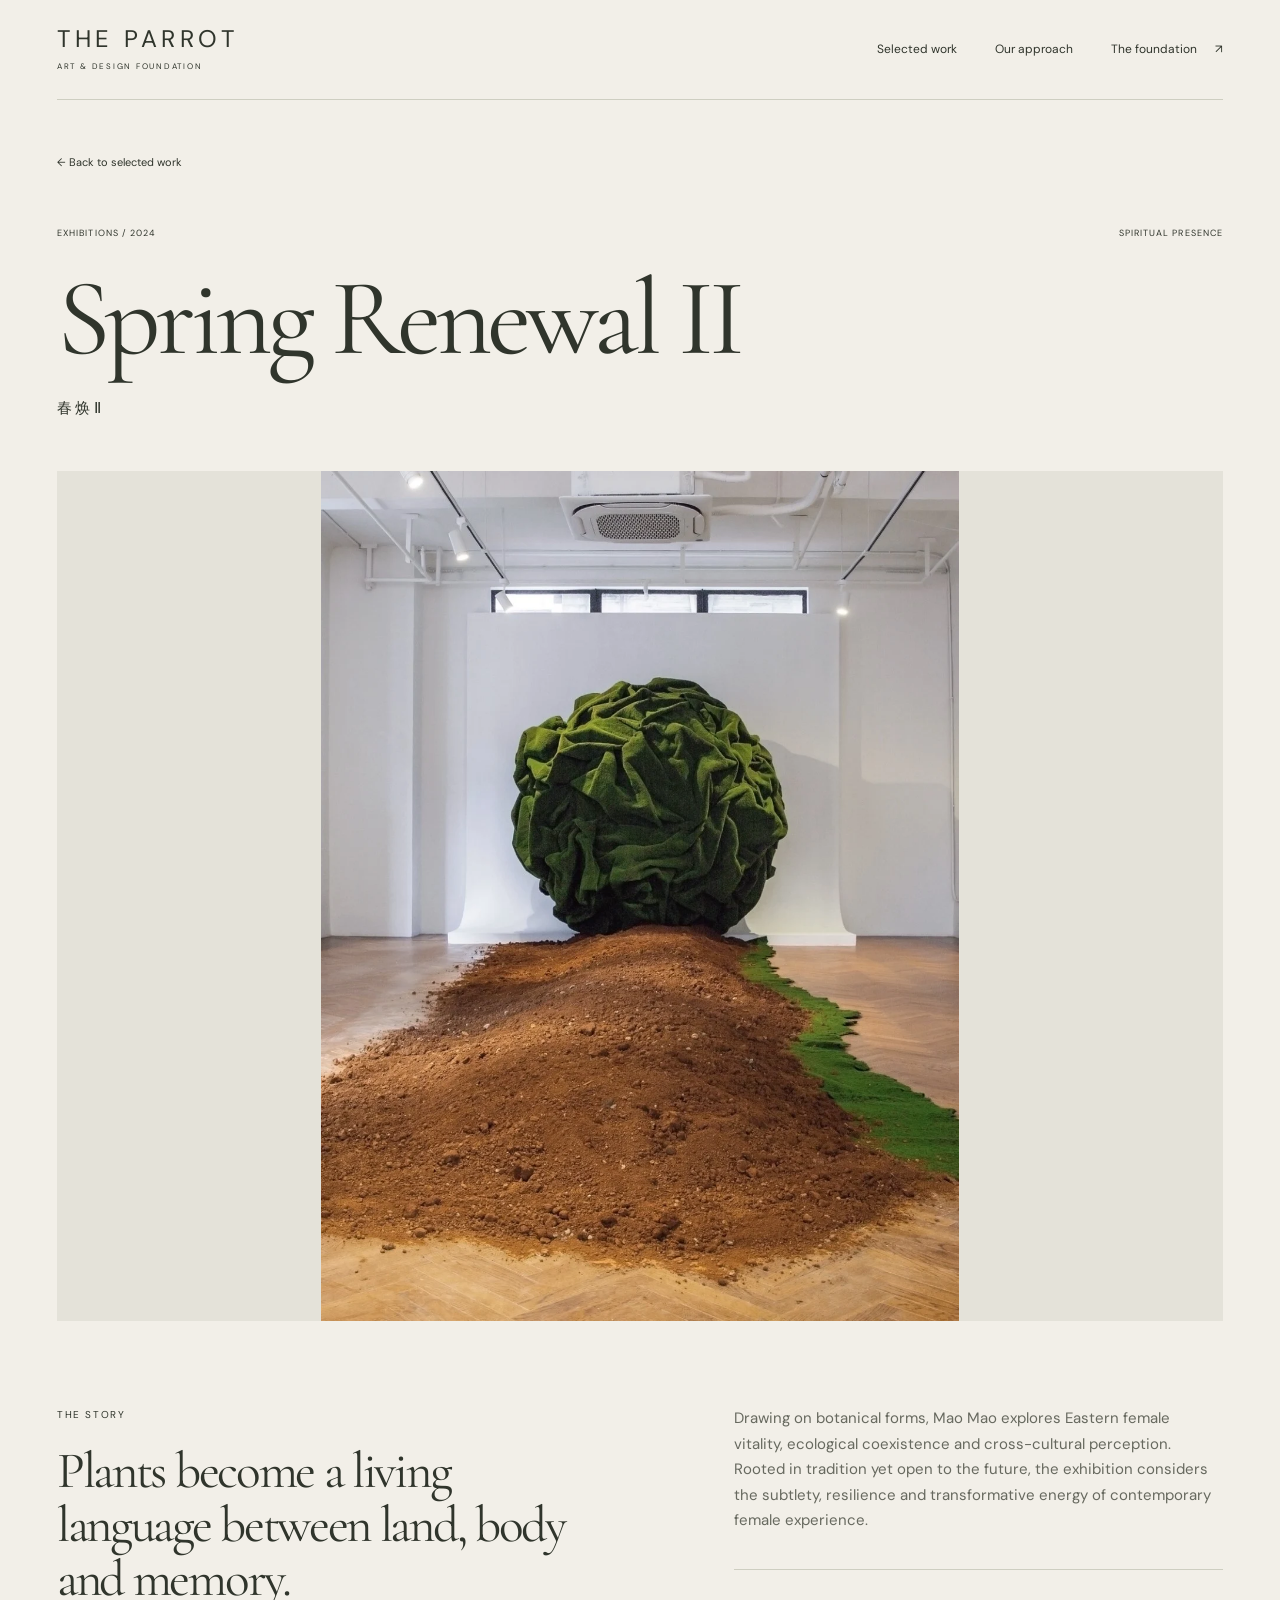
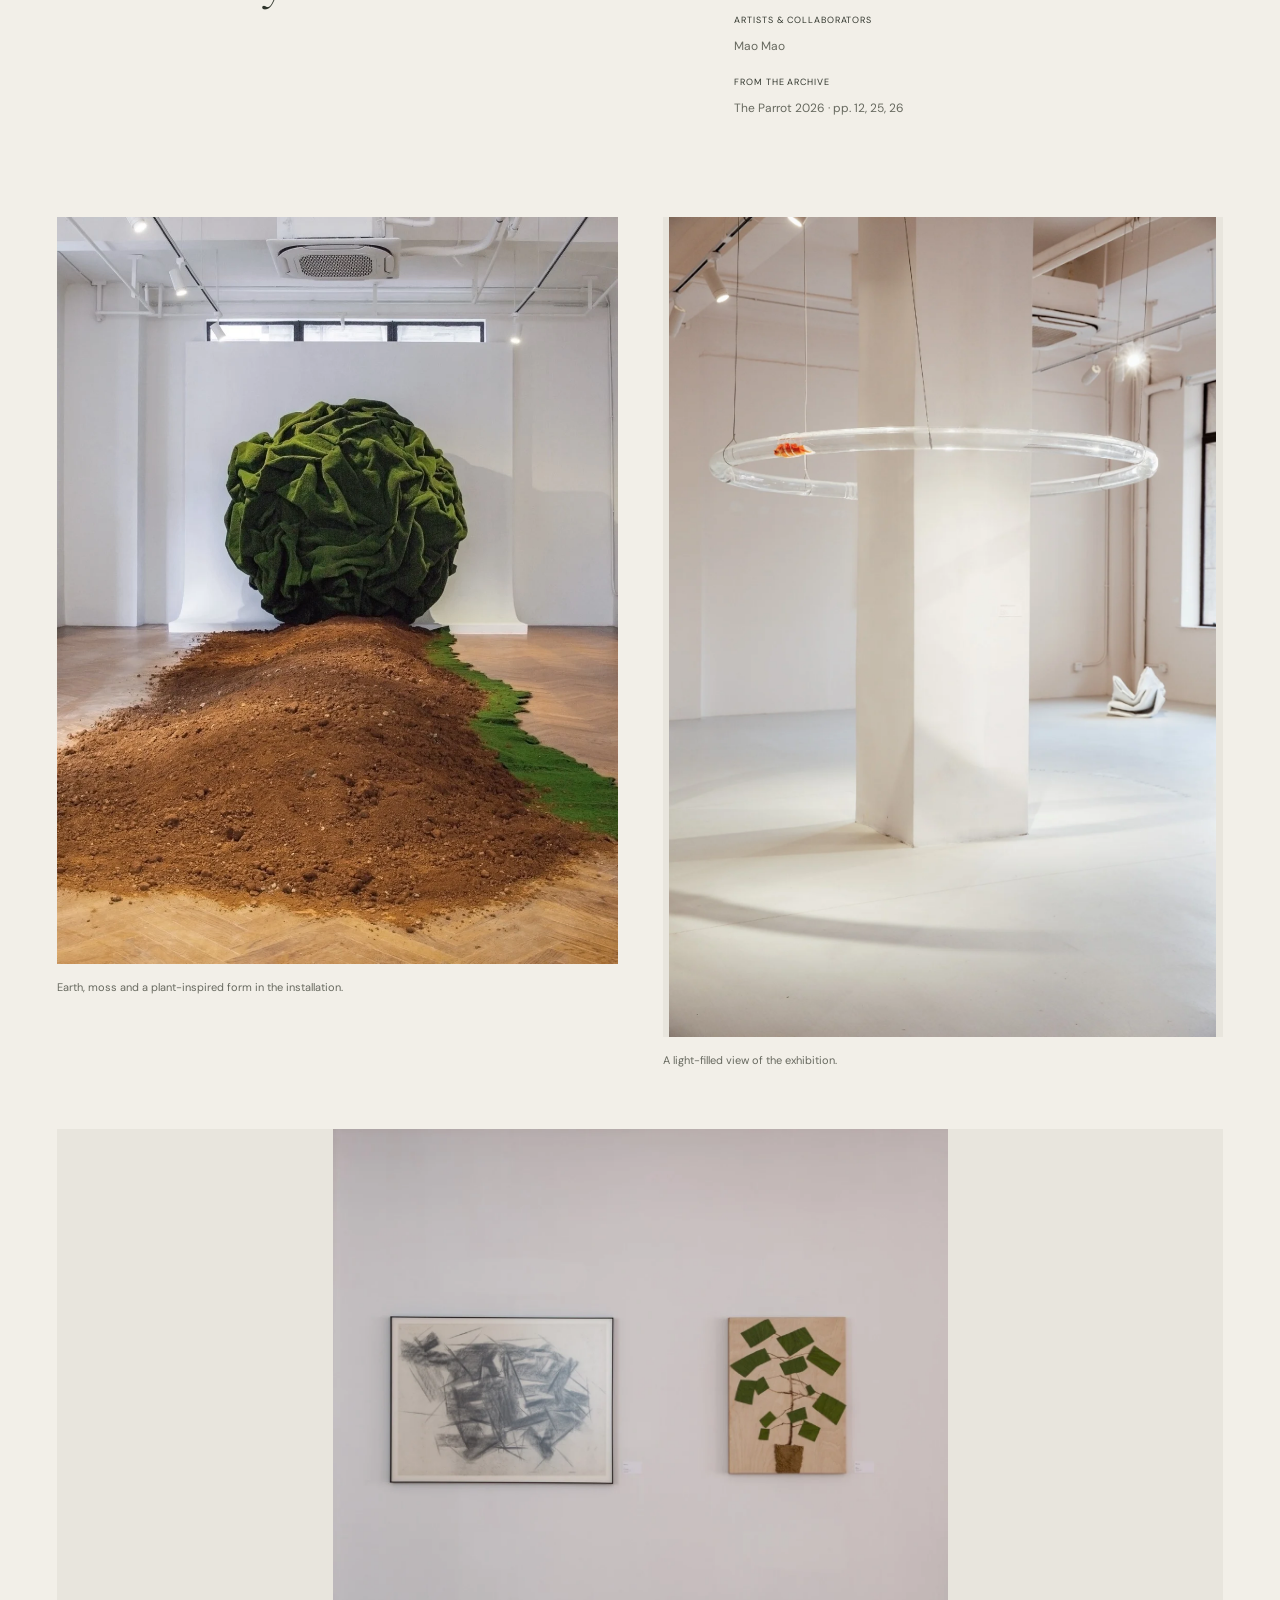
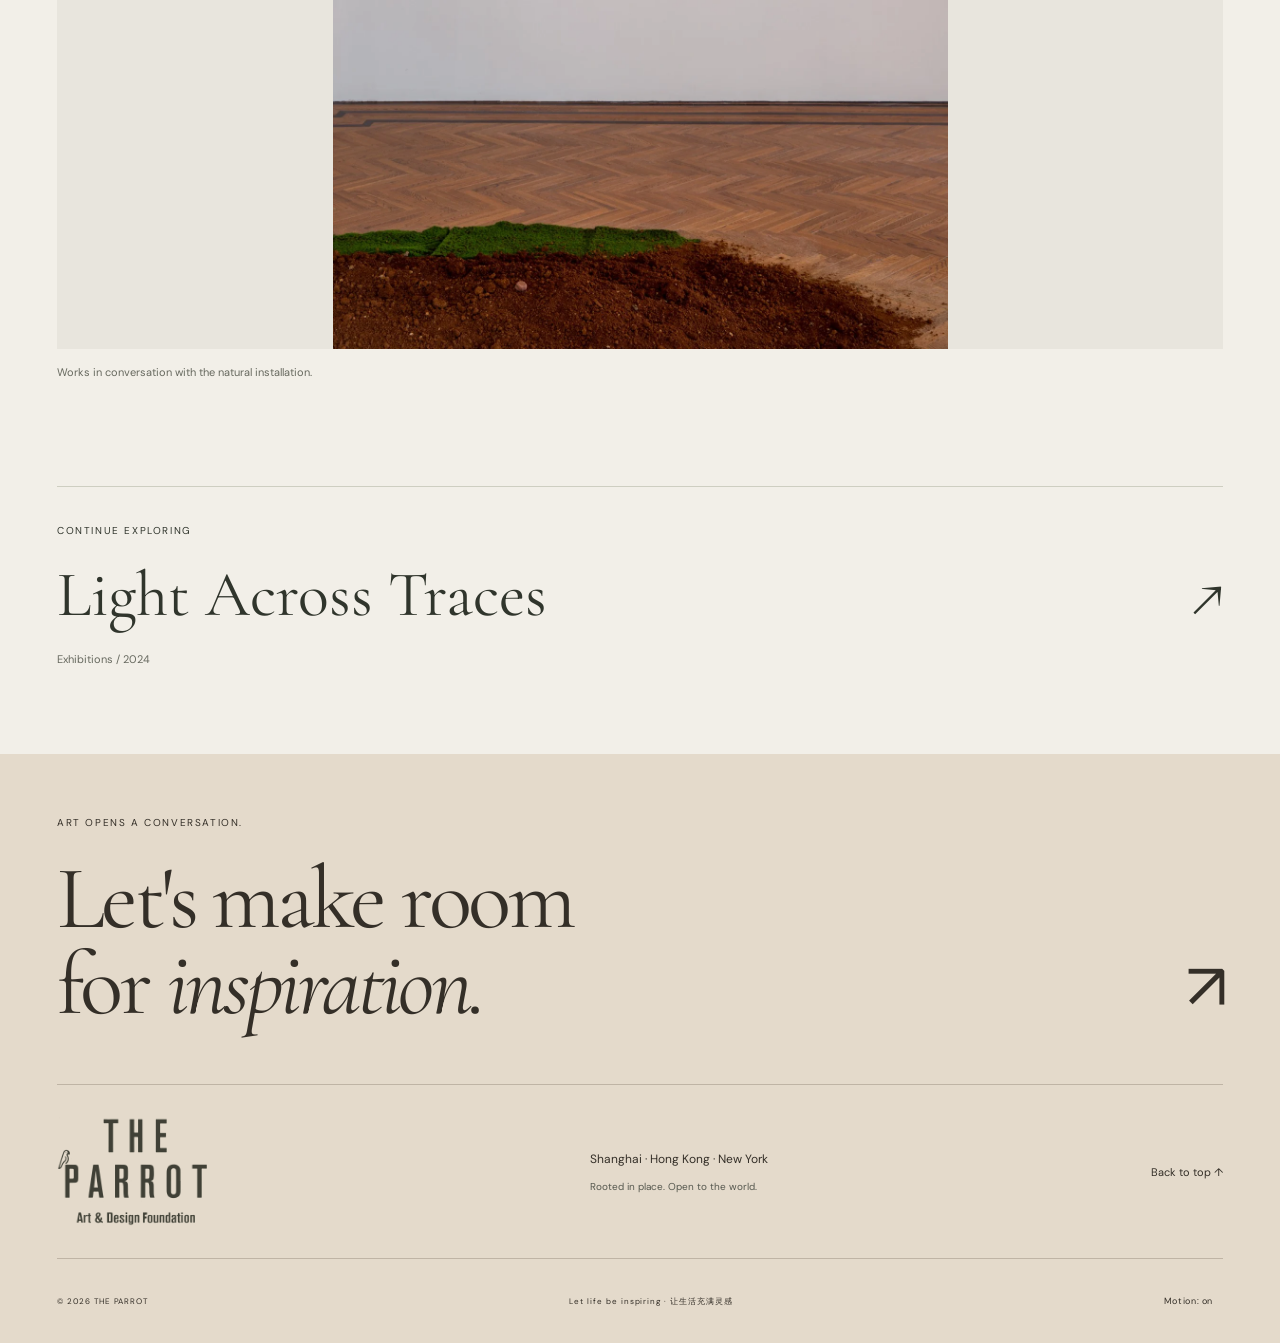
<file: projects/spring-renewal-ii.html>
<!doctype html><html lang="en"><head><meta charset="utf-8"><meta name="viewport" content="width=device-width,initial-scale=1"><meta name="description" content="Plants become a living language between land, body and memory."><meta name="theme-color" content="#f2efe8"><title>Spring Renewal II — The Parrot</title><link rel="icon" href="../assets/bird.png"><link rel="stylesheet" href="../style.css"><script src="../app.js" defer></script></head><body id="top" class="project-page"><a class="skip" href="#main">Skip to content</a>
<header class="site-header"><a href="../index.html" class="wordmark" aria-label="The Parrot home"><span>THE PARROT</span><small>ART & DESIGN FOUNDATION</small></a>
<nav aria-label="Main navigation"><a href="../index.html#work">Selected work</a><a href="../index.html#spirit">Our approach</a><a href="../index.html#foundation">The foundation <span aria-hidden="true">↗</span></a></nav></header><main id="main"><section class="project-heading"><a class="back" href="../index.html#work">← Back to selected work</a><div class="project-kicker"><span>Exhibitions / 2024</span><span>Spiritual Presence</span></div><h1>Spring Renewal II</h1><p class="project-chinese" lang="zh-Hans">春焕Ⅱ</p></section><figure class="project-hero"><img src="../assets/p25-102.webp" alt="A large green plant-inspired form above an installation of earth and moss" width="1085" height="1446" class="" loading="eager" decoding="async"></figure><section class="project-story"><div><p class="eyebrow">The story</p><h2>Plants become a living language between land, body and memory.</h2></div><div><p>Drawing on botanical forms, Mao Mao explores Eastern female vitality, ecological coexistence and cross-cultural perception. Rooted in tradition yet open to the future, the exhibition considers the subtlety, resilience and transformative energy of contemporary female experience.</p><dl><dt>Artists & collaborators</dt><dd>Mao Mao</dd><dt>From the archive</dt><dd>The Parrot 2026 · pp. 12, 25, 26</dd></dl></div></section><section class="gallery" aria-label="Project image gallery"><figure class="gallery-item"><img src="../assets/p25-102.webp" alt="Earth, moss and a plant-inspired form in the installation." width="1085" height="1446" class="" loading="lazy" decoding="async"><figcaption>Earth, moss and a plant-inspired form in the installation.</figcaption></figure><figure class="gallery-item"><img src="../assets/p26-187.webp" alt="A light-filled view of the exhibition." width="1280" height="1920" class="" loading="lazy" decoding="async"><figcaption>A light-filled view of the exhibition.</figcaption></figure><figure class="gallery-item"><img src="../assets/p26-188.webp" alt="Works in conversation with the natural installation." width="1296" height="1728" class="" loading="lazy" decoding="async"><figcaption>Works in conversation with the natural installation.</figcaption></figure></section><aside class="next-project"><p class="eyebrow">Continue exploring</p><a href="light-across-traces.html">Light Across Traces<span aria-hidden="true">↗</span></a><p>Exhibitions / 2024</p></aside></main><footer class="footer"><div class="footer-top"><p class="eyebrow">Art opens a conversation.</p><a href="../index.html#foundation" class="footer-invite">Let's make room<br>for <em>inspiration.</em><span aria-hidden="true">↗</span></a></div><div class="footer-bottom"><a href="../index.html" aria-label="The Parrot home"><img src="../assets/parrot-mark.png" alt="The Parrot — Art &amp; Design Foundation" width="740" height="522" class="footer-mark" loading="lazy" decoding="async"></a><div><p>Shanghai · Hong Kong · New York</p><p class="muted">Rooted in place. Open to the world.</p></div><a href="#top" class="top-link">Back to top ↑</a></div><div class="colophon"><span>© 2026 THE PARROT</span><span>Let life be inspiring · 让生活充满灵感</span></div></footer></body></html>
</file>
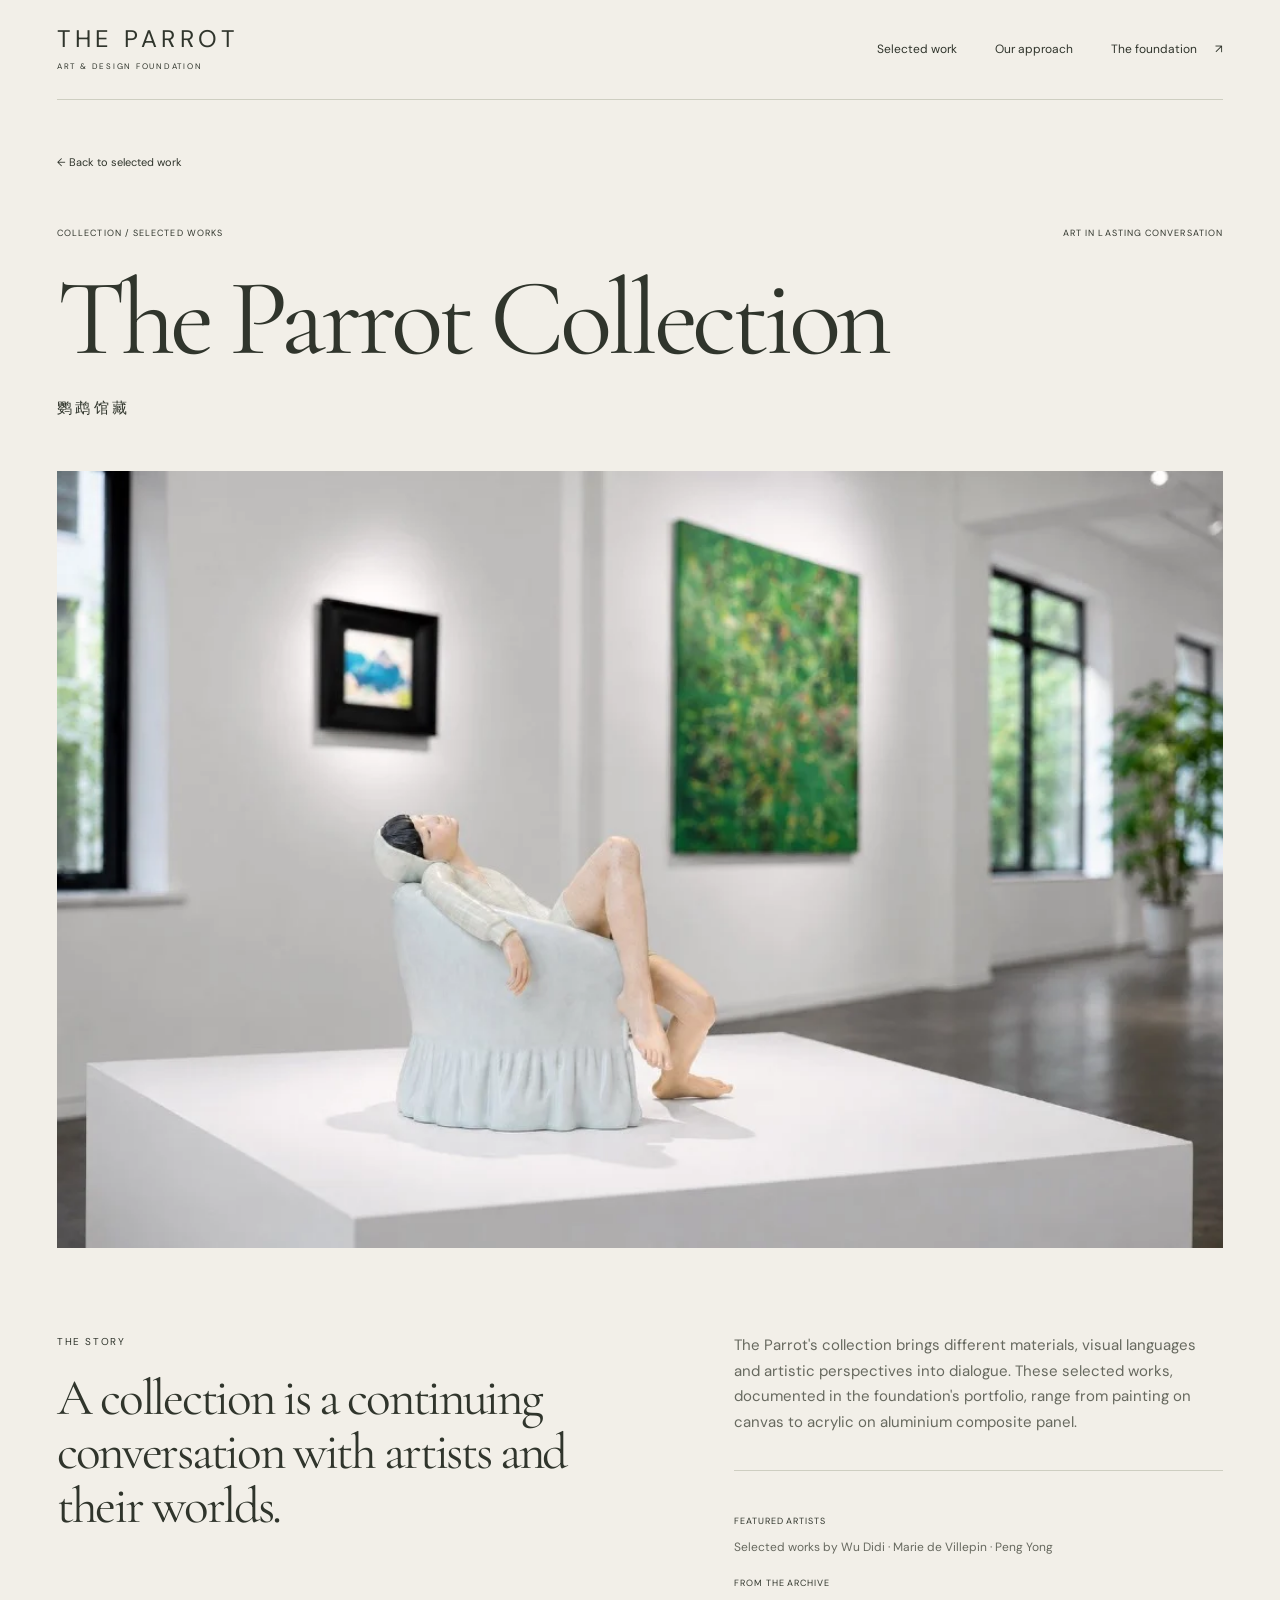
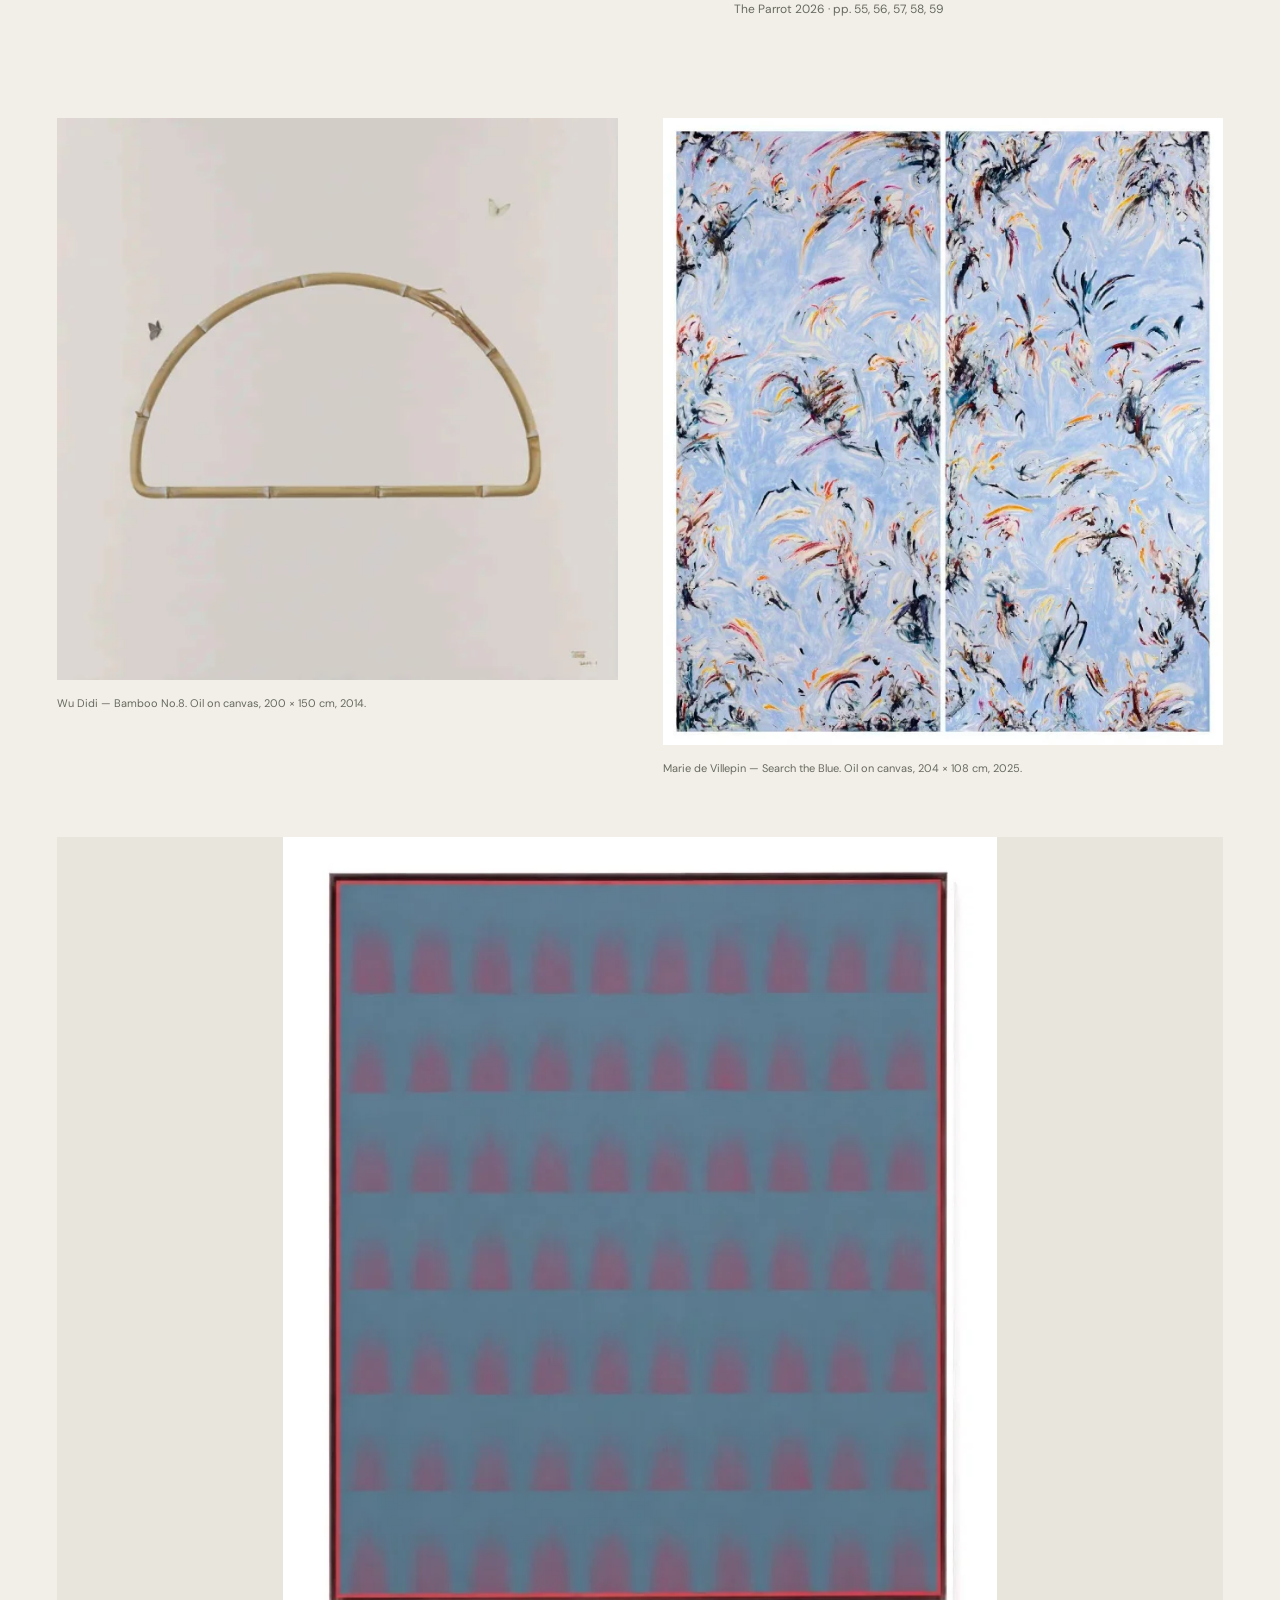
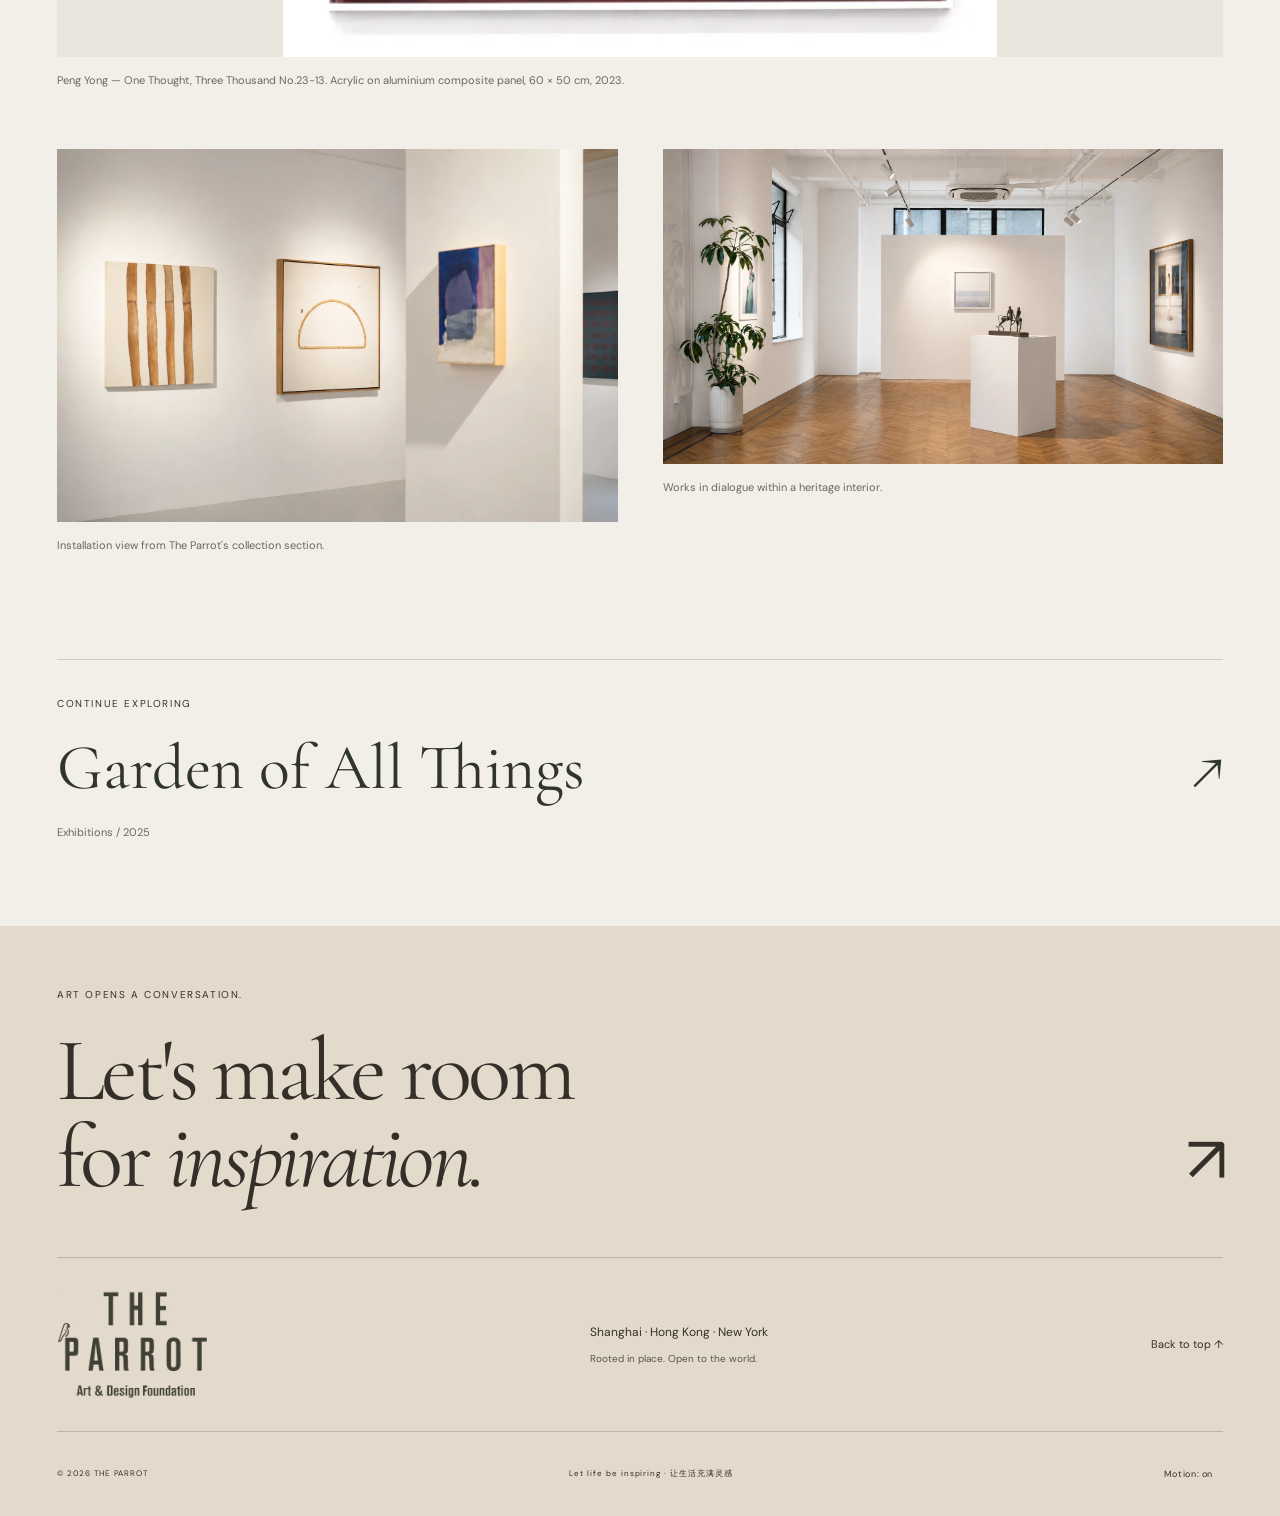
<file: projects/the-parrot-collection.html>
<!doctype html><html lang="en"><head><meta charset="utf-8"><meta name="viewport" content="width=device-width,initial-scale=1"><meta name="description" content="A collection is a continuing conversation with artists and their worlds."><meta name="theme-color" content="#f2efe8"><title>The Parrot Collection — The Parrot</title><link rel="icon" href="../assets/bird.png"><link rel="stylesheet" href="../style.css"><script src="../app.js" defer></script></head><body id="top" class="project-page"><a class="skip" href="#main">Skip to content</a>
<header class="site-header"><a href="../index.html" class="wordmark" aria-label="The Parrot home"><span>THE PARROT</span><small>ART & DESIGN FOUNDATION</small></a>
<nav aria-label="Main navigation"><a href="../index.html#work">Selected work</a><a href="../index.html#spirit">Our approach</a><a href="../index.html#foundation">The foundation <span aria-hidden="true">↗</span></a></nav></header><main id="main"><section class="project-heading"><a class="back" href="../index.html#work">← Back to selected work</a><div class="project-kicker"><span>Collection / Selected works</span><span>Art in lasting conversation</span></div><h1>The Parrot Collection</h1><p class="project-chinese" lang="zh-Hans">鹦鹉馆藏</p></section><figure class="project-hero"><img src="../assets/p55-354.webp" alt="A figurative sculpture on a plinth among paintings in the gallery" width="1042" height="694" class="" loading="eager" decoding="async"></figure><section class="project-story"><div><p class="eyebrow">The story</p><h2>A collection is a continuing conversation with artists and their worlds.</h2></div><div><p>The Parrot&#x27;s collection brings different materials, visual languages and artistic perspectives into dialogue. These selected works, documented in the foundation&#x27;s portfolio, range from painting on canvas to acrylic on aluminium composite panel.</p><dl><dt>Featured artists</dt><dd>Selected works by Wu Didi · Marie de Villepin · Peng Yong</dd><dt>From the archive</dt><dd>The Parrot 2026 · pp. 55, 56, 57, 58, 59</dd></dl></div></section><section class="gallery" aria-label="Project image gallery"><figure class="gallery-item"><img src="../assets/p56-360.webp" alt="Wu Didi — Bamboo No.8. Oil on canvas, 200 × 150 cm, 2014." width="482" height="483" class="" loading="lazy" decoding="async"><figcaption>Wu Didi — Bamboo No.8. Oil on canvas, 200 × 150 cm, 2014.</figcaption></figure><figure class="gallery-item"><img src="../assets/p56-361.webp" alt="Marie de Villepin — Search the Blue. Oil on canvas, 204 × 108 cm, 2025." width="650" height="727" class="" loading="lazy" decoding="async"><figcaption>Marie de Villepin — Search the Blue. Oil on canvas, 204 × 108 cm, 2025.</figcaption></figure><figure class="gallery-item"><img src="../assets/p56-362.webp" alt="Peng Yong — One Thought, Three Thousand No.23-13. Acrylic on aluminium composite panel, 60 × 50 cm, 2023." width="696" height="800" class="" loading="lazy" decoding="async"><figcaption>Peng Yong — One Thought, Three Thousand No.23-13. Acrylic on aluminium composite panel, 60 × 50 cm, 2023.</figcaption></figure><figure class="gallery-item"><img src="../assets/p57-370.webp" alt="Installation view from The Parrot&#x27;s collection section." width="1537" height="1023" class="" loading="lazy" decoding="async"><figcaption>Installation view from The Parrot&#x27;s collection section.</figcaption></figure><figure class="gallery-item"><img src="../assets/p59-380.webp" alt="Works in dialogue within a heritage interior." width="1672" height="941" class="" loading="lazy" decoding="async"><figcaption>Works in dialogue within a heritage interior.</figcaption></figure></section><aside class="next-project"><p class="eyebrow">Continue exploring</p><a href="garden-of-all-things-2025.html">Garden of All Things<span aria-hidden="true">↗</span></a><p>Exhibitions / 2025</p></aside></main><footer class="footer"><div class="footer-top"><p class="eyebrow">Art opens a conversation.</p><a href="../index.html#foundation" class="footer-invite">Let's make room<br>for <em>inspiration.</em><span aria-hidden="true">↗</span></a></div><div class="footer-bottom"><a href="../index.html" aria-label="The Parrot home"><img src="../assets/parrot-mark.png" alt="The Parrot — Art &amp; Design Foundation" width="740" height="522" class="footer-mark" loading="lazy" decoding="async"></a><div><p>Shanghai · Hong Kong · New York</p><p class="muted">Rooted in place. Open to the world.</p></div><a href="#top" class="top-link">Back to top ↑</a></div><div class="colophon"><span>© 2026 THE PARROT</span><span>Let life be inspiring · 让生活充满灵感</span></div></footer></body></html>
</file>
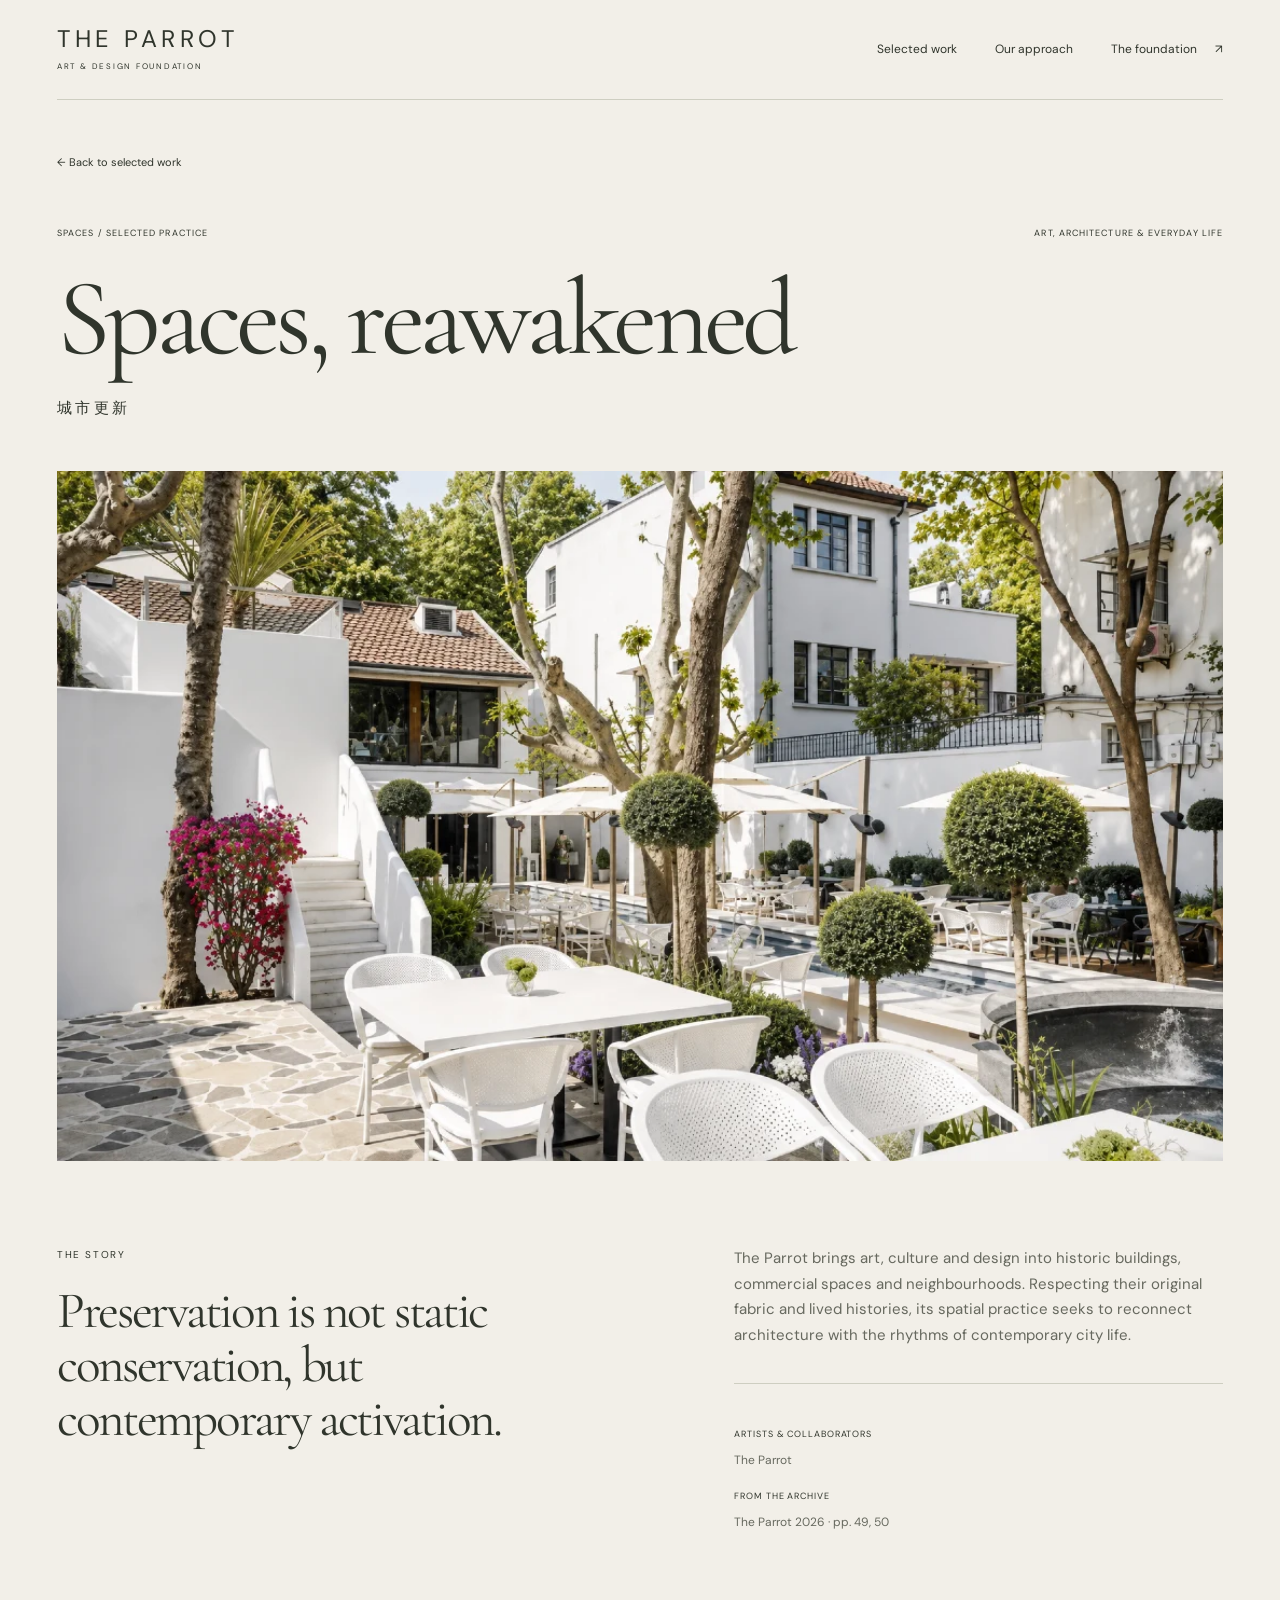
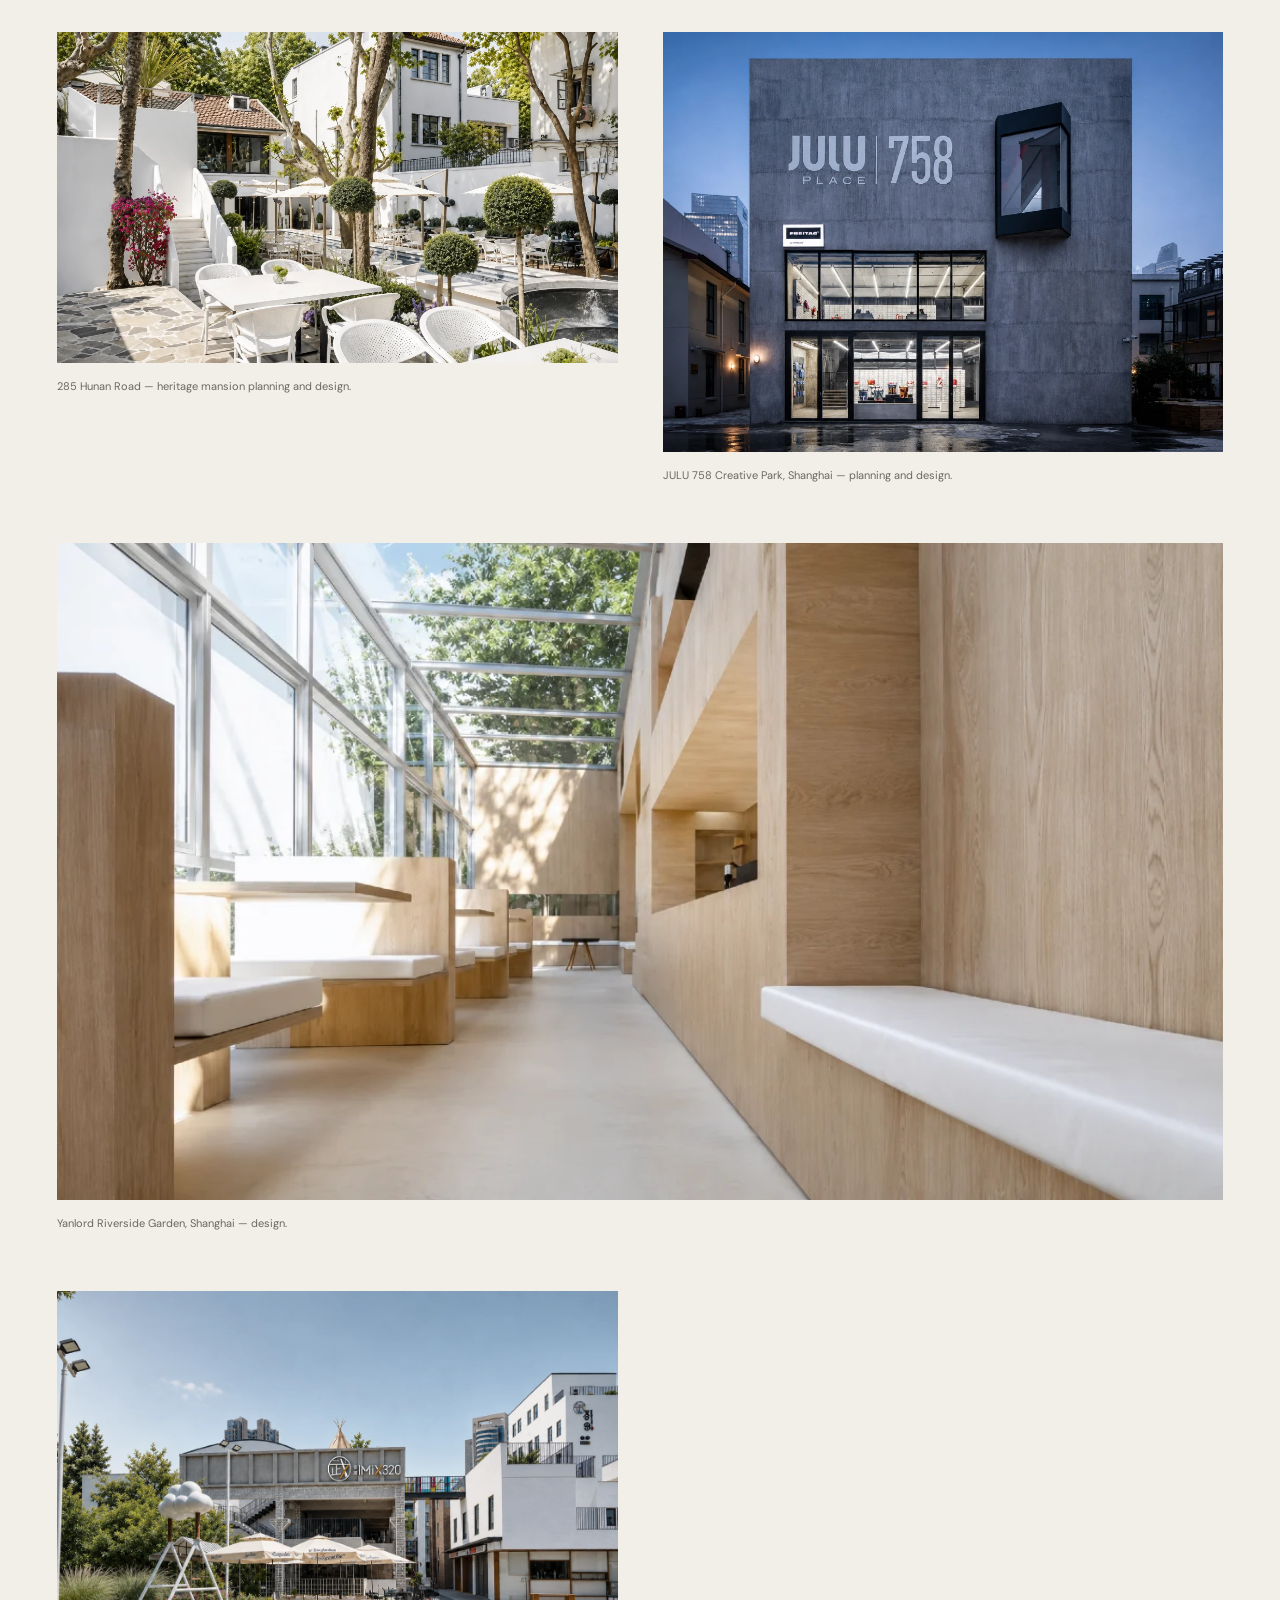
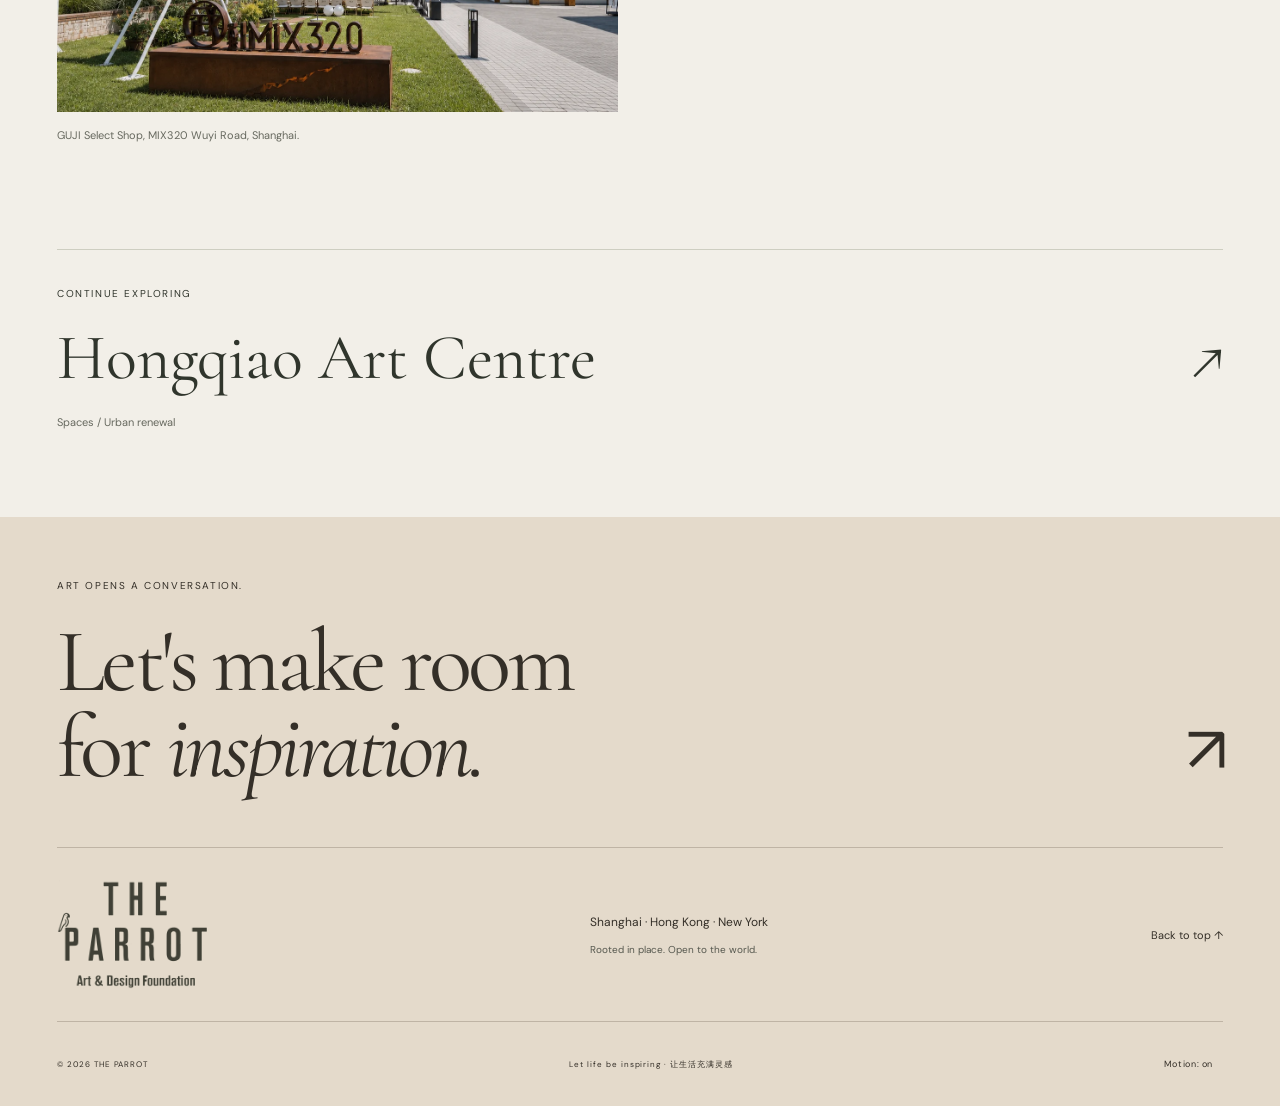
<file: projects/urban-renewal.html>
<!doctype html><html lang="en"><head><meta charset="utf-8"><meta name="viewport" content="width=device-width,initial-scale=1"><meta name="description" content="Preservation is not static conservation, but contemporary activation."><meta name="theme-color" content="#f2efe8"><title>Spaces, reawakened — The Parrot</title><link rel="icon" href="../assets/bird.png"><link rel="stylesheet" href="../style.css"><script src="../app.js" defer></script></head><body id="top" class="project-page"><a class="skip" href="#main">Skip to content</a>
<header class="site-header"><a href="../index.html" class="wordmark" aria-label="The Parrot home"><span>THE PARROT</span><small>ART & DESIGN FOUNDATION</small></a>
<nav aria-label="Main navigation"><a href="../index.html#work">Selected work</a><a href="../index.html#spirit">Our approach</a><a href="../index.html#foundation">The foundation <span aria-hidden="true">↗</span></a></nav></header><main id="main"><section class="project-heading"><a class="back" href="../index.html#work">← Back to selected work</a><div class="project-kicker"><span>Spaces / Selected practice</span><span>Art, architecture &amp; everyday life</span></div><h1>Spaces, reawakened</h1><p class="project-chinese" lang="zh-Hans">城市更新</p></section><figure class="project-hero"><img src="../assets/p50-323.webp" alt="A leafy terrace and heritage mansion at 285 Hunan Road" width="1082" height="640" class="" loading="eager" decoding="async"></figure><section class="project-story"><div><p class="eyebrow">The story</p><h2>Preservation is not static conservation, but contemporary activation.</h2></div><div><p>The Parrot brings art, culture and design into historic buildings, commercial spaces and neighbourhoods. Respecting their original fabric and lived histories, its spatial practice seeks to reconnect architecture with the rhythms of contemporary city life.</p><dl><dt>Artists & collaborators</dt><dd>The Parrot</dd><dt>From the archive</dt><dd>The Parrot 2026 · pp. 49, 50</dd></dl></div></section><section class="gallery" aria-label="Project image gallery"><figure class="gallery-item"><img src="../assets/p50-323.webp" alt="285 Hunan Road — heritage mansion planning and design." width="1082" height="640" class="" loading="lazy" decoding="async"><figcaption>285 Hunan Road — heritage mansion planning and design.</figcaption></figure><figure class="gallery-item"><img src="../assets/p49-317.webp" alt="JULU 758 Creative Park, Shanghai — planning and design." width="1082" height="811" class="" loading="lazy" decoding="async"><figcaption>JULU 758 Creative Park, Shanghai — planning and design.</figcaption></figure><figure class="gallery-item"><img src="../assets/p49-316.webp" alt="Yanlord Riverside Garden, Shanghai — design." width="1107" height="623" class="" loading="lazy" decoding="async"><figcaption>Yanlord Riverside Garden, Shanghai — design.</figcaption></figure><figure class="gallery-item"><img src="../assets/p50-322.webp" alt="GUJI Select Shop, MIX320 Wuyi Road, Shanghai." width="1303" height="978" class="" loading="lazy" decoding="async"><figcaption>GUJI Select Shop, MIX320 Wuyi Road, Shanghai.</figcaption></figure></section><aside class="next-project"><p class="eyebrow">Continue exploring</p><a href="hongqiao-art-centre.html">Hongqiao Art Centre<span aria-hidden="true">↗</span></a><p>Spaces / Urban renewal</p></aside></main><footer class="footer"><div class="footer-top"><p class="eyebrow">Art opens a conversation.</p><a href="../index.html#foundation" class="footer-invite">Let's make room<br>for <em>inspiration.</em><span aria-hidden="true">↗</span></a></div><div class="footer-bottom"><a href="../index.html" aria-label="The Parrot home"><img src="../assets/parrot-mark.png" alt="The Parrot — Art &amp; Design Foundation" width="740" height="522" class="footer-mark" loading="lazy" decoding="async"></a><div><p>Shanghai · Hong Kong · New York</p><p class="muted">Rooted in place. Open to the world.</p></div><a href="#top" class="top-link">Back to top ↑</a></div><div class="colophon"><span>© 2026 THE PARROT</span><span>Let life be inspiring · 让生活充满灵感</span></div></footer></body></html>
</file>
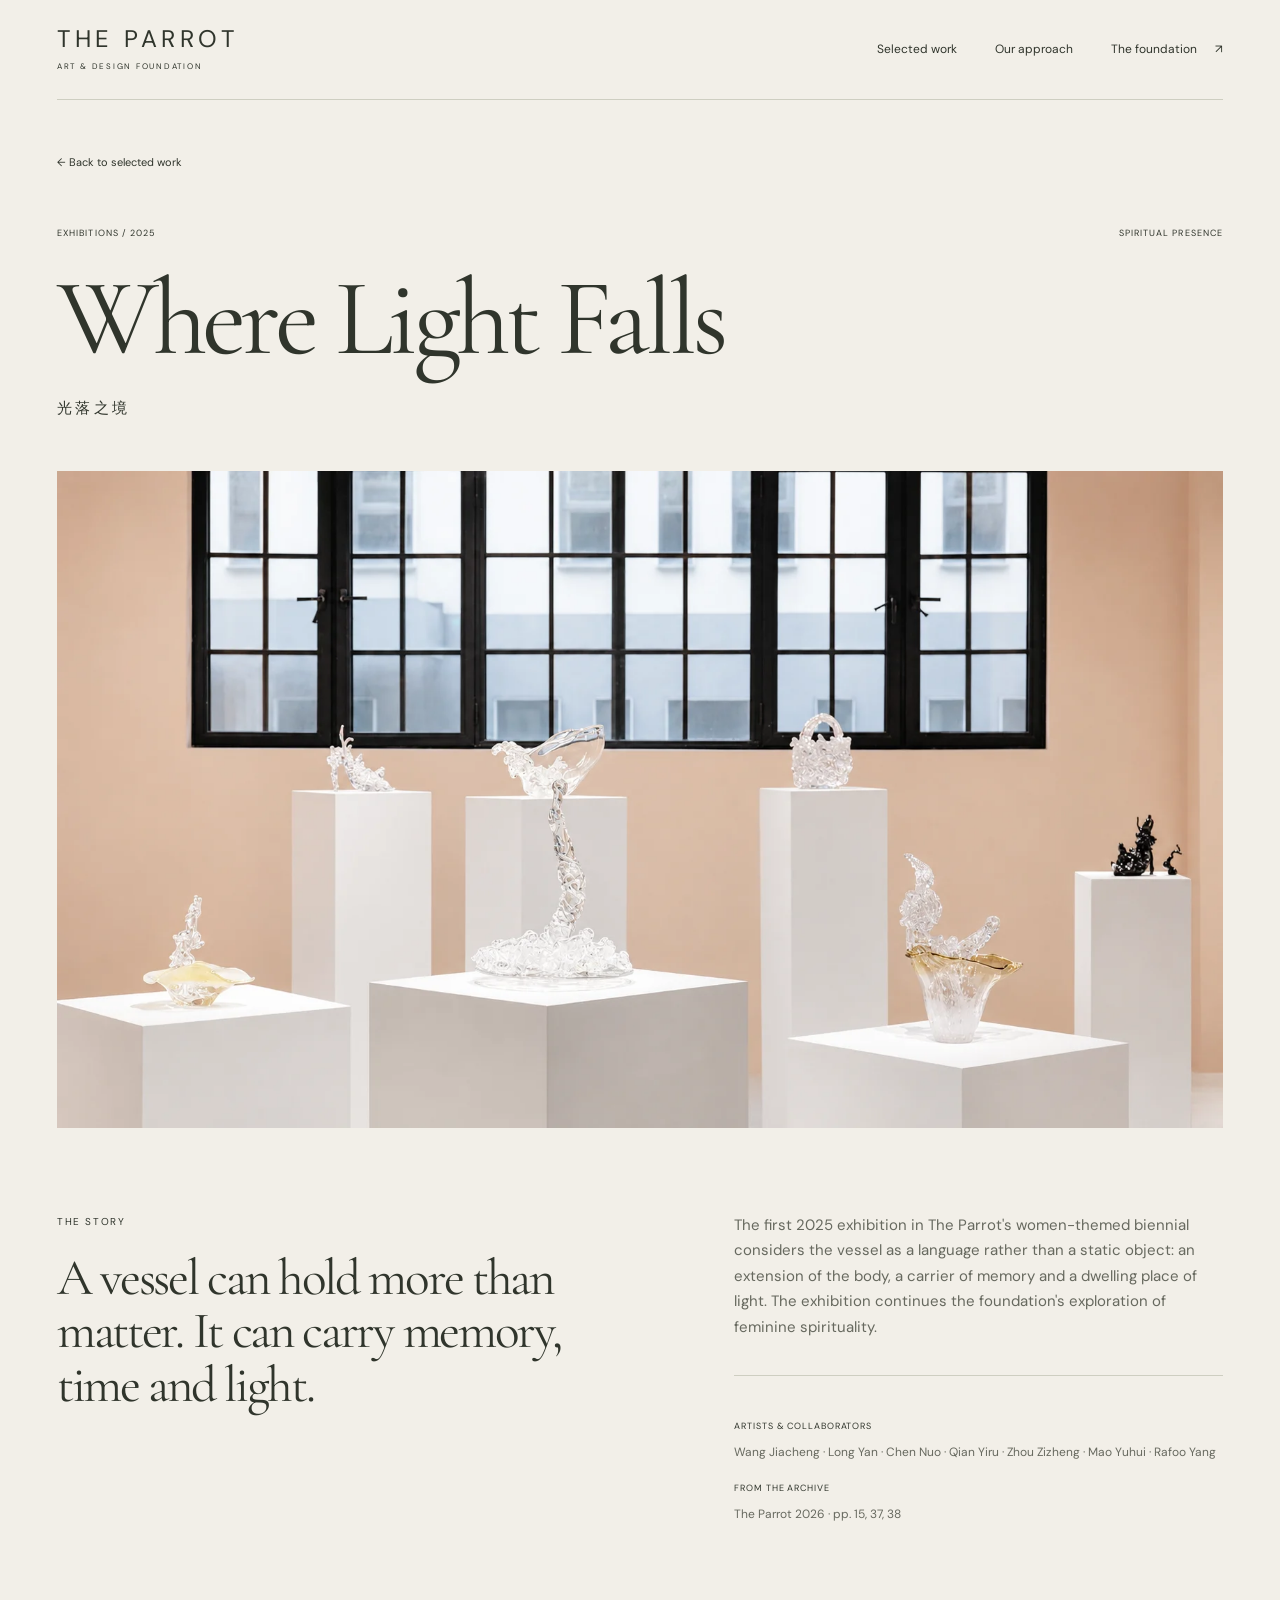
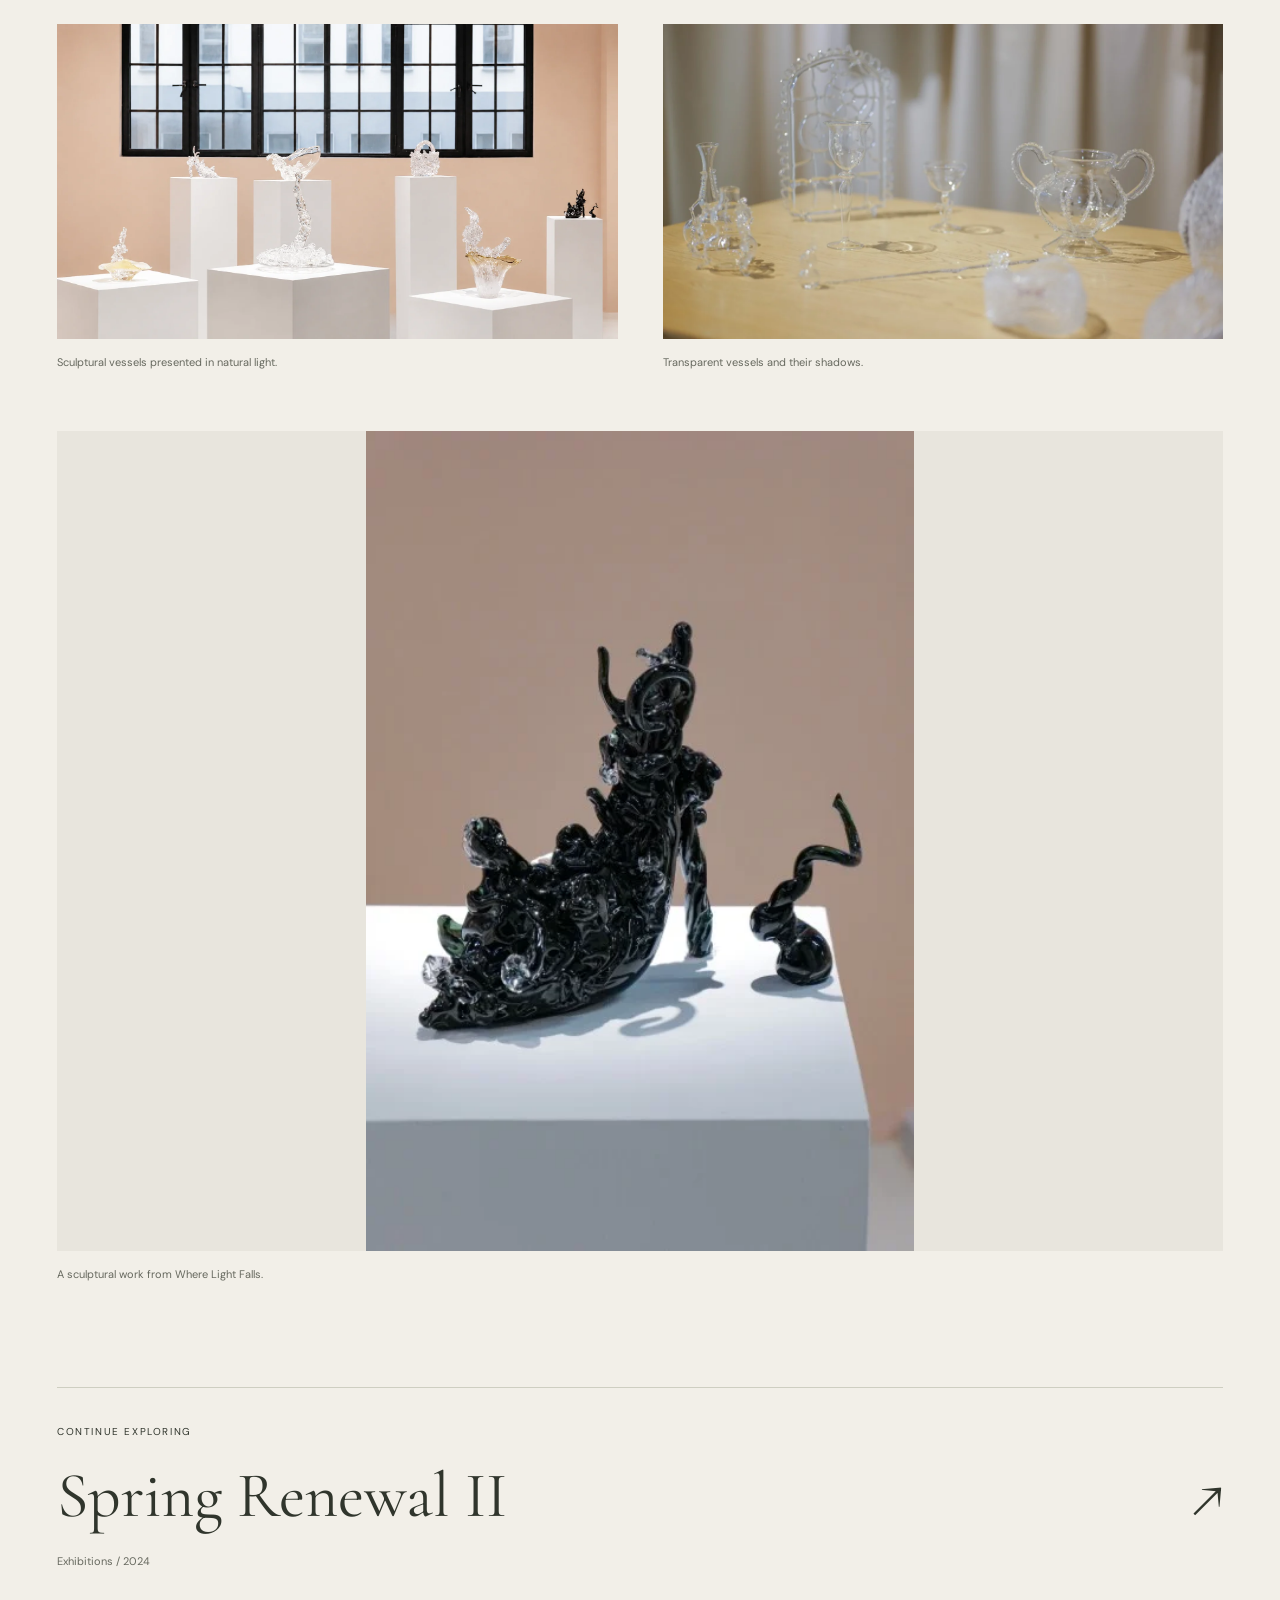
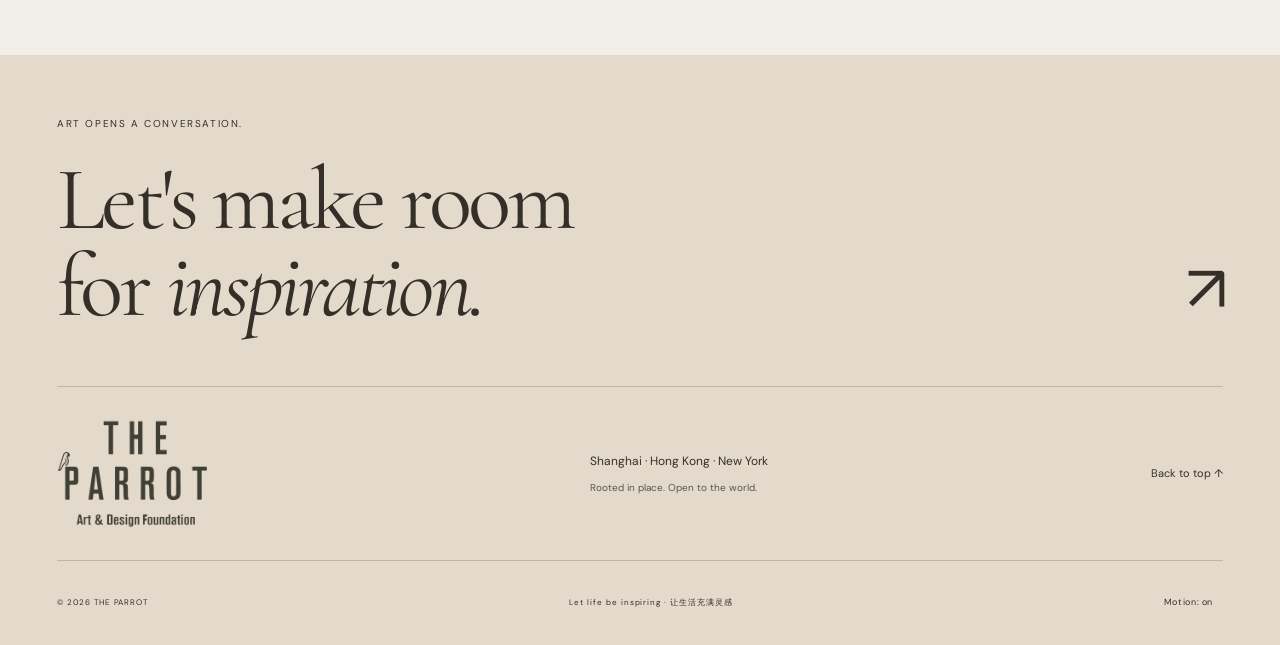
<file: projects/where-light-falls.html>
<!doctype html><html lang="en"><head><meta charset="utf-8"><meta name="viewport" content="width=device-width,initial-scale=1"><meta name="description" content="A vessel can hold more than matter. It can carry memory, time and light."><meta name="theme-color" content="#f2efe8"><title>Where Light Falls — The Parrot</title><link rel="icon" href="../assets/bird.png"><link rel="stylesheet" href="../style.css"><script src="../app.js" defer></script></head><body id="top" class="project-page"><a class="skip" href="#main">Skip to content</a>
<header class="site-header"><a href="../index.html" class="wordmark" aria-label="The Parrot home"><span>THE PARROT</span><small>ART & DESIGN FOUNDATION</small></a>
<nav aria-label="Main navigation"><a href="../index.html#work">Selected work</a><a href="../index.html#spirit">Our approach</a><a href="../index.html#foundation">The foundation <span aria-hidden="true">↗</span></a></nav></header><main id="main"><section class="project-heading"><a class="back" href="../index.html#work">← Back to selected work</a><div class="project-kicker"><span>Exhibitions / 2025</span><span>Spiritual Presence</span></div><h1>Where Light Falls</h1><p class="project-chinese" lang="zh-Hans">光落之境</p></section><figure class="project-hero"><img src="../assets/p38-252.webp" alt="White sculptural vessels on plinths beneath a tall heritage window" width="1672" height="941" class="" loading="eager" decoding="async"></figure><section class="project-story"><div><p class="eyebrow">The story</p><h2>A vessel can hold more than matter. It can carry memory, time and light.</h2></div><div><p>The first 2025 exhibition in The Parrot&#x27;s women-themed biennial considers the vessel as a language rather than a static object: an extension of the body, a carrier of memory and a dwelling place of light. The exhibition continues the foundation&#x27;s exploration of feminine spirituality.</p><dl><dt>Artists & collaborators</dt><dd>Wang Jiacheng · Long Yan · Chen Nuo · Qian Yiru · Zhou Zizheng · Mao Yuhui · Rafoo Yang</dd><dt>From the archive</dt><dd>The Parrot 2026 · pp. 15, 37, 38</dd></dl></div></section><section class="gallery" aria-label="Project image gallery"><figure class="gallery-item"><img src="../assets/p38-252.webp" alt="Sculptural vessels presented in natural light." width="1672" height="941" class="" loading="lazy" decoding="async"><figcaption>Sculptural vessels presented in natural light.</figcaption></figure><figure class="gallery-item"><img src="../assets/p37-247.webp" alt="Transparent vessels and their shadows." width="1234" height="694" class="" loading="lazy" decoding="async"><figcaption>Transparent vessels and their shadows.</figcaption></figure><figure class="gallery-item"><img src="../assets/p37-246.webp" alt="A sculptural work from Where Light Falls." width="463" height="694" class="" loading="lazy" decoding="async"><figcaption>A sculptural work from Where Light Falls.</figcaption></figure></section><aside class="next-project"><p class="eyebrow">Continue exploring</p><a href="spring-renewal-ii.html">Spring Renewal II<span aria-hidden="true">↗</span></a><p>Exhibitions / 2024</p></aside></main><footer class="footer"><div class="footer-top"><p class="eyebrow">Art opens a conversation.</p><a href="../index.html#foundation" class="footer-invite">Let's make room<br>for <em>inspiration.</em><span aria-hidden="true">↗</span></a></div><div class="footer-bottom"><a href="../index.html" aria-label="The Parrot home"><img src="../assets/parrot-mark.png" alt="The Parrot — Art &amp; Design Foundation" width="740" height="522" class="footer-mark" loading="lazy" decoding="async"></a><div><p>Shanghai · Hong Kong · New York</p><p class="muted">Rooted in place. Open to the world.</p></div><a href="#top" class="top-link">Back to top ↑</a></div><div class="colophon"><span>© 2026 THE PARROT</span><span>Let life be inspiring · 让生活充满灵感</span></div></footer></body></html>
</file>
<file: style.css>
@font-face{font-family:Cormorant;src:url('assets/cormorant-regular.ttf') format('truetype');font-style:normal;font-weight:400;font-display:swap}@font-face{font-family:Cormorant;src:url('assets/cormorant-italic.ttf') format('truetype');font-style:italic;font-weight:400;font-display:swap}@font-face{font-family:DM;src:url('assets/dm-sans.ttf') format('truetype');font-weight:400;font-display:swap}
:root{--paper:#f2efe8;--ink:#30352c;--muted:#67695f;--line:#cecec1;--sage:#e0e3d9;--serif:Cormorant,Georgia,serif;--sans:DM,Arial,sans-serif;--pad:clamp(22px,4.45vw,84px)}*{box-sizing:border-box}html{scroll-behavior:smooth;scroll-padding-top:110px}body{margin:0;background:var(--paper);color:var(--ink);font:14px/1.7 var(--sans);-webkit-font-smoothing:antialiased}body:has(dialog[open]){overflow:hidden}::selection{background:#d2d6bd;color:#252b20}img{max-width:100%;display:block;height:auto}a{color:inherit;text-decoration:none}button{font:inherit;color:inherit}button,a{-webkit-tap-highlight-color:transparent}a:focus-visible,button:focus-visible{outline:2px solid #7c502d;outline-offset:6px}h1,h2,h3,p,figure{margin:0}h1,h2,h3{font-weight:400}h1,h2{font-family:var(--serif);line-height:1;letter-spacing:-.045em}em{font-weight:400}button{cursor:pointer}small{font-size:10px}.eyebrow{font-size:10px;text-transform:uppercase;letter-spacing:.16em;line-height:1.7}.muted{color:var(--muted)}.skip{position:fixed;z-index:100;left:12px;top:0;padding:12px;background:var(--ink);color:var(--paper);transform:translateY(-120%)}.skip:focus{transform:none}
.site-header{height:100px;margin:0 var(--pad);display:flex;align-items:center;justify-content:space-between;border-bottom:1px solid var(--line);gap:22px}.wordmark{display:flex;flex-direction:column;line-height:1.3;flex-shrink:0}.wordmark>span{font:400 24px/.95 var(--sans);letter-spacing:.19em}.wordmark small{font-size:8px;letter-spacing:.22em;margin-top:10px}.site-header nav{display:flex;gap:38px;align-items:center}.site-header nav a{font-size:12px;position:relative;padding:12px 0}.site-header nav a:after{content:'';position:absolute;left:0;bottom:7px;width:100%;height:1px;background:currentColor;transform:scaleX(0);transform-origin:right;transition:transform .3s}.site-header nav a:hover:after{transform:scaleX(1);transform-origin:left}.site-header nav span{margin-left:15px}
.hero{display:grid;grid-template-columns:1fr 1.12fr;gap:4.5%;margin:52px var(--pad) 90px;min-height:635px}.hero-copy{display:flex;flex-direction:column;padding-top:26px}.hero h1{font-size:clamp(76px,8.9vw,150px);margin-top:48px;position:relative;z-index:1;line-height:.87}.hero h1 span,.hero h1 em{display:block;white-space:nowrap}.hero h1 em{padding-left:9%;margin-top:7px}.hero-description{margin-top:36px;color:var(--muted);font-size:14px;line-height:1.8}.text-link{display:inline-flex;align-items:center;gap:30px;font-size:12px;min-height:44px}.text-link>span:last-child:not(.circle-arrow){font-size:23px}.hero-link{align-self:flex-start;margin-top:34px;gap:15px}.circle-arrow{border:1px solid var(--ink);width:49px;height:49px;border-radius:50%;display:grid;place-items:center;font-size:23px;transition:background .3s,color .3s,transform .3s}.hero-link:hover .circle-arrow{background:var(--ink);color:var(--paper);transform:rotate(45deg)}.hero-bottom{display:flex;justify-content:space-between;margin-top:auto;padding-top:38px;font-size:8px;letter-spacing:.12em;gap:15px}.hero-bottom span:last-child{font-size:11px;letter-spacing:.25em}.hero-art{min-width:0}.hero-art>a{height:590px;display:block;position:relative;overflow:hidden;background:#c6c8b4}.hero-art img{width:100%;height:100%;object-fit:cover;object-position:49% center;transition:transform 1.1s cubic-bezier(.2,.7,.2,1)}.hero-art a:hover img{transform:scale(1.025)}.hero-image-label{position:absolute;left:20px;right:20px;bottom:21px;font-size:9px;letter-spacing:.12em;background:var(--paper);padding:12px 16px;display:flex;justify-content:space-between;align-items:center}.hero-image-label>span{font-size:22px;line-height:1}.hero-art figcaption{display:flex;justify-content:space-between;font-size:9px;padding-top:15px;color:var(--muted);gap:20px}
.section-rule{border-top:1px solid var(--line)}.intro{margin:0 var(--pad);padding:66px 0 96px;display:grid;grid-template-columns:1fr 2fr;gap:45px}.intro h2{font-size:clamp(40px,4.5vw,76px);line-height:1.06}.intro>div>p{max-width:475px;margin-top:30px;font-size:14px;color:var(--muted)}.work{margin:0 var(--pad) 110px}.section-heading{display:flex;justify-content:space-between;align-items:flex-end}.section-heading h2{font-size:clamp(62px,6.5vw,110px);margin-top:17px}.section-heading>p{font-size:12px;margin-bottom:8px;color:var(--muted)}.filter-bar{display:flex;justify-content:space-between;align-items:center;border-bottom:1px solid var(--line);margin:35px 0 45px;gap:20px}.filters{display:flex;gap:26px;flex-wrap:wrap}.filters button{background:none;border:0;border-bottom:1px solid transparent;padding:14px 0;font-size:11px;color:var(--muted);min-height:46px}.filters button[aria-pressed=true]{color:var(--ink);border-color:var(--ink)}.filters button:hover{color:var(--ink)}.filters sup{font-size:8px;margin-left:5px}.results{font-size:10px;white-space:nowrap;color:var(--muted)}.project-grid{display:grid;grid-template-columns:1.12fr 1fr;column-gap:8%;row-gap:55px;align-items:start}.project-card{min-width:0;display:block}.project-card[hidden]{display:none}.project-card:nth-child(even){padding-top:105px}.card-image{position:relative;overflow:hidden;background:#e5e3da;isolation:isolate}.card-image img{height:490px;width:100%;object-fit:cover;transition:transform .9s cubic-bezier(.2,.7,.2,1),filter .6s}.project-card:nth-child(even) .card-image img{height:350px}.project-card[data-category=Collection] .card-image img{object-position:center}.project-card:hover .card-image img{transform:scale(1.035)}.image-cta{position:absolute;bottom:20px;right:20px;border-radius:50%;width:76px;height:76px;display:grid;place-items:center;background:var(--paper);font-size:10px;opacity:0;transform:translateY(15px);transition:opacity .35s,transform .35s}.project-card:hover .image-cta,.project-card:focus-visible .image-cta{opacity:1;transform:none}.card-meta{display:flex;justify-content:space-between;font-size:9px;letter-spacing:.08em;text-transform:uppercase;padding-top:19px;color:var(--muted)}.project-card h3{font:400 clamp(25px,2.55vw,43px)/1.13 var(--serif);letter-spacing:-.02em;margin-top:9px;display:flex;align-items:start;justify-content:space-between;gap:15px}.project-card h3>span{font:22px var(--sans);padding-top:5px}.card-subtitle{display:flex;gap:20px;justify-content:space-between;font-size:9px;color:var(--muted);margin-top:10px}.card-subtitle span:first-child{letter-spacing:.1em}.project-grid.is-filtered .project-card{padding-top:0}.project-grid.is-filtered{row-gap:55px}.project-grid.is-filtered .card-image img{height:420px}
.spirit{background:var(--sage);display:grid;grid-template-columns:1fr 1fr;min-height:740px}.spirit-image{min-height:0;max-height:820px;overflow:hidden}.spirit-image img{width:100%;height:100%;object-fit:cover;object-position:center}.spirit-copy{padding:80px 13%}.spirit h2{font-size:clamp(68px,6.5vw,110px);margin-top:35px}.spirit .chinese-heading{letter-spacing:.3em;font-size:12px;margin-top:24px;margin-bottom:40px}.spirit-copy>p:not(.eyebrow):not(.chinese-heading){margin-top:22px;max-width:410px;color:#53594d}.spirit .text-link{margin-top:30px;border-bottom:1px solid #959c8b}
.foundation{margin:0 var(--pad);padding:110px 0}.foundation-main{display:grid;grid-template-columns:1fr 1fr;gap:13%;margin-top:42px}.foundation h2{font-size:clamp(65px,6vw,100px)}.foundation-statement{font:29px/1.25 var(--serif);margin-top:35px}.foundation-detail>p{margin:0 0 22px;color:var(--muted)}.foundation-detail .text-link{border-bottom:1px solid var(--line)}.timeline{padding:0;margin:75px 0 0;display:grid;grid-template-columns:repeat(4,1fr);list-style:none;gap:30px}.timeline li{padding-top:24px;border-top:1px solid var(--line)}.timeline li>span{font:43px/1 var(--serif)}.timeline h3{font-size:12px;margin-top:22px}.timeline p{font-size:11px;max-width:220px;color:var(--muted);margin-top:10px}
.footer{padding:60px var(--pad) 0;background:#e4dacb;color:#342f28}.footer-invite{display:block;position:relative;font:clamp(62px,7vw,115px)/.97 var(--serif);letter-spacing:-.04em;padding:25px 10% 55px 0}.footer-invite>span{position:absolute;right:0;bottom:64px;font:65px/1 var(--sans);transition:transform .3s}.footer-invite:hover>span{transform:translate(5px,-5px)}.footer-bottom{border-top:1px solid #bfb4a5;padding:32px 0;display:flex;align-items:center;justify-content:space-between;gap:25px}.footer-mark{width:150px;mix-blend-mode:multiply}.footer-bottom p{font-size:12px}.footer-bottom .muted{color:#56584f;font-size:10px;margin-top:8px}.top-link{font-size:11px;min-height:44px;display:flex;align-items:center}.colophon{display:flex;justify-content:space-between;gap:20px;border-top:1px solid #bfb4a5;font-size:8px;letter-spacing:.12em;padding:20px 0}
.project-heading{padding:40px var(--pad) 50px}.back{font-size:11px;min-height:44px;display:inline-flex;align-items:center}.project-kicker{display:flex;justify-content:space-between;text-transform:uppercase;font-size:9px;letter-spacing:.12em;margin-top:42px;gap:20px}.project-heading h1{font-size:clamp(65px,8.5vw,140px);max-width:1150px;margin:24px 0;line-height:.98}.project-chinese{font-size:15px;letter-spacing:.22em}.project-hero{margin:0 var(--pad);background:#e4e2d9;display:flex;justify-content:center;max-height:850px}.project-hero img{width:100%;max-height:850px;height:auto;object-fit:contain}.project-story{display:grid;grid-template-columns:1.1fr 1fr;gap:12%;margin:85px var(--pad)}.project-story h2{font-size:clamp(40px,4vw,67px);line-height:1.05;margin-top:22px}.project-story>div>p:not(.eyebrow){color:var(--muted);font-size:15px}.project-story dl{margin-top:35px;padding-top:25px;border-top:1px solid var(--line)}.project-story dt{font-size:9px;letter-spacing:.1em;text-transform:uppercase;margin-top:18px}.project-story dd{font-size:12px;margin:8px 0;color:var(--muted)}.gallery{display:grid;grid-template-columns:1fr 1fr;gap:45px;margin:0 var(--pad) 90px;align-items:start}.gallery-item img{width:100%;height:auto;max-height:820px;object-fit:contain;background:#e8e5dd}.gallery-item:nth-child(3n){grid-column:1/-1}.gallery-item figcaption{font-size:11px;color:var(--muted);padding:14px 0}.gallery-item button{display:block;border:0;padding:0;background:none;width:100%;cursor:zoom-in}.next-project{margin:0 var(--pad) 85px;border-top:1px solid var(--line);padding-top:35px}.next-project>a{font:clamp(42px,5vw,85px)/1.05 var(--serif);display:flex;justify-content:space-between;gap:30px;margin:22px 0}.next-project>p:last-child{font-size:11px;color:var(--muted)}
.lightbox{position:fixed;inset:0;margin:auto;width:min(1240px,96vw);max-width:96vw;height:94dvh;max-height:94dvh;background:#242820;color:#f2efe8;border:0;padding:18px 25px;overflow:hidden}.lightbox::backdrop{background:rgba(18,20,16,.94)}.lightbox[open]{display:flex;flex-direction:column}.lightbox-toolbar{display:flex;justify-content:space-between;align-items:center;flex:none;font-size:12px}.lightbox button{background:none;border:1px solid #7a8074;color:inherit;min-width:48px;min-height:44px;padding:5px 15px}.lightbox button:hover{background:#424a39}.lightbox button[hidden]{display:none}.lightbox-close{border:0!important}.lightbox-frame{flex:1;min-height:0;display:flex;align-items:center;justify-content:center;padding:15px 0}.lightbox-frame img{max-height:100%;max-width:100%;object-fit:contain;width:auto;height:auto}.lightbox-bottom{display:flex;align-items:center;gap:22px;justify-content:space-between;flex:none;min-height:65px}.lightbox-caption{font-size:11px;text-align:center;flex:1;max-height:100px;overflow:auto}
@media(min-width:1700px){.hero-art>a{height:740px}.hero{min-height:780px}.card-image img{height:590px}.project-card:nth-child(even) .card-image img{height:450px}}
@media(max-width:1000px){.site-header nav{gap:22px}.hero{grid-template-columns:1fr 1fr;gap:4%;min-height:530px}.hero-art>a{height:510px}.hero h1{font-size:9.8vw}.hero-copy{padding-top:6px}.hero .eyebrow{font-size:8px}.hero h1{margin-top:50px}.hero-description{font-size:12px}.hero-bottom{font-size:7px;flex-wrap:wrap;padding-top:24px}.hero-bottom span:last-child{display:none}.intro{grid-template-columns:1fr 2.2fr}.card-image img{height:380px}.project-card:nth-child(even) .card-image img{height:290px}.card-subtitle{flex-wrap:wrap;gap:4px}.card-subtitle span{width:100%}.spirit-copy{padding:55px 10%}.spirit{min-height:660px}.foundation-main{gap:8%}.filters{gap:20px}.results{display:none}}
@media(max-width:680px){html{scroll-padding-top:25px}.site-header{height:auto;min-height:92px;align-items:center;gap:15px;flex-wrap:wrap;padding:21px 0 12px}.wordmark>span{font-size:22px}.wordmark small{font-size:7px}.site-header nav{gap:18px;width:100%;justify-content:space-between;margin-top:2px}.site-header nav a{font-size:10px;padding:12px 0}.site-header nav span{margin-left:3px}.hero{display:flex;flex-direction:column;margin-top:30px;margin-bottom:55px;gap:34px}.hero-copy{padding:0}.hero .eyebrow{font-size:8px}.hero h1{font-size:clamp(77px,16.2vw,112px);margin-top:30px;line-height:.87}.hero h1 em{padding-left:14%;margin-top:9px}.hero-description{margin-top:26px;font-size:12px}.hero-link{margin-top:20px}.hero-bottom{display:none}.hero-art>a{height:420px}.hero-art figcaption{font-size:8px}.hero-image-label{font-size:8px;left:13px;right:13px;bottom:15px;padding:9px 12px}.intro{grid-template-columns:1fr;gap:26px;padding:35px 0 65px}.intro h2{font-size:40px}.intro>div>p{font-size:12px;line-height:1.9;margin-top:20px}.section-heading h2{font-size:60px}.section-heading>p{display:none}.work{margin-bottom:65px}.filter-bar{margin:25px 0 28px}.filters{gap:0 19px;justify-content:flex-start}.filters button{font-size:10px;padding:10px 0;min-height:44px}.project-grid{grid-template-columns:1fr;gap:35px}.project-card:nth-child(even){padding-top:0}.card-image img,.project-card:nth-child(even) .card-image img,.project-grid.is-filtered .card-image img{height:auto;max-height:500px;aspect-ratio:4/4.2;object-fit:cover}.project-card:nth-child(even) .card-image img{aspect-ratio:4/3}.project-card h3{font-size:30px}.card-subtitle{flex-wrap:nowrap;gap:15px}.card-subtitle span{width:auto}.image-cta{display:none}.spirit{grid-template-columns:1fr}.spirit-image{height:430px}.spirit-copy{padding:45px var(--pad) 55px}.spirit h2{font-size:80px;margin-top:25px}.spirit .chinese-heading{margin-bottom:26px}.spirit-copy>p:not(.eyebrow):not(.chinese-heading){font-size:13px}.foundation{padding:65px 0}.foundation-main{grid-template-columns:1fr;gap:35px;margin-top:30px}.foundation h2{font-size:67px}.foundation-statement{font-size:25px;margin-top:25px}.foundation-detail p{font-size:12px}.timeline{grid-template-columns:1fr 1fr;gap:30px 24px;margin-top:40px}.timeline li>span{font-size:38px}.timeline h3{font-size:11px;margin-top:15px}.timeline p{font-size:10px}.footer{padding-top:38px}.footer-invite{font-size:58px;padding-bottom:38px;padding-right:25px}.footer-invite>span{font-size:34px;bottom:47px}.footer-bottom{flex-wrap:wrap;padding:25px 0;gap:25px}.footer-mark{width:107px}.footer-bottom>div{max-width:180px}.footer-bottom p{font-size:9px}.footer-bottom .muted{font-size:9px}.top-link{margin-left:auto}.colophon{font-size:7px;flex-wrap:wrap;gap:10px}.project-heading{padding-top:20px;padding-bottom:32px}.project-kicker{margin-top:25px;flex-wrap:wrap;gap:8px;font-size:8px}.project-heading h1{font-size:62px;overflow-wrap:anywhere}.project-chinese{font-size:13px}.project-story{grid-template-columns:1fr;gap:30px;margin-top:45px;margin-bottom:40px}.project-story h2{font-size:42px}.project-story>div>p:not(.eyebrow){font-size:13px}.gallery{grid-template-columns:1fr;gap:25px;margin-bottom:50px}.gallery-item:nth-child(3n){grid-column:auto}.gallery-item figcaption{font-size:10px}.next-project{margin-bottom:50px}.next-project>a{font-size:40px}.eyebrow{font-size:9px}}
.motion-control{border:0;background:none;font-size:9px;letter-spacing:.07em;min-height:44px;padding:0 10px}.motion-control:disabled{cursor:default;color:inherit}.colophon{align-items:center}.project-card:hover .card-image img{transform:translate(var(--px,0),var(--py,0)) scale(1.04)}html.motion-off{scroll-behavior:auto}.motion-off *,.motion-off *:before,.motion-off *:after{animation:none!important;transition:none!important;scroll-behavior:auto!important}.motion-off .project-card:hover .card-image img{transform:none}
@media(prefers-reduced-motion:reduce){html{scroll-behavior:auto}*,*:before,*:after{animation:none!important;transition:none!important;scroll-behavior:auto!important}}
</file>
